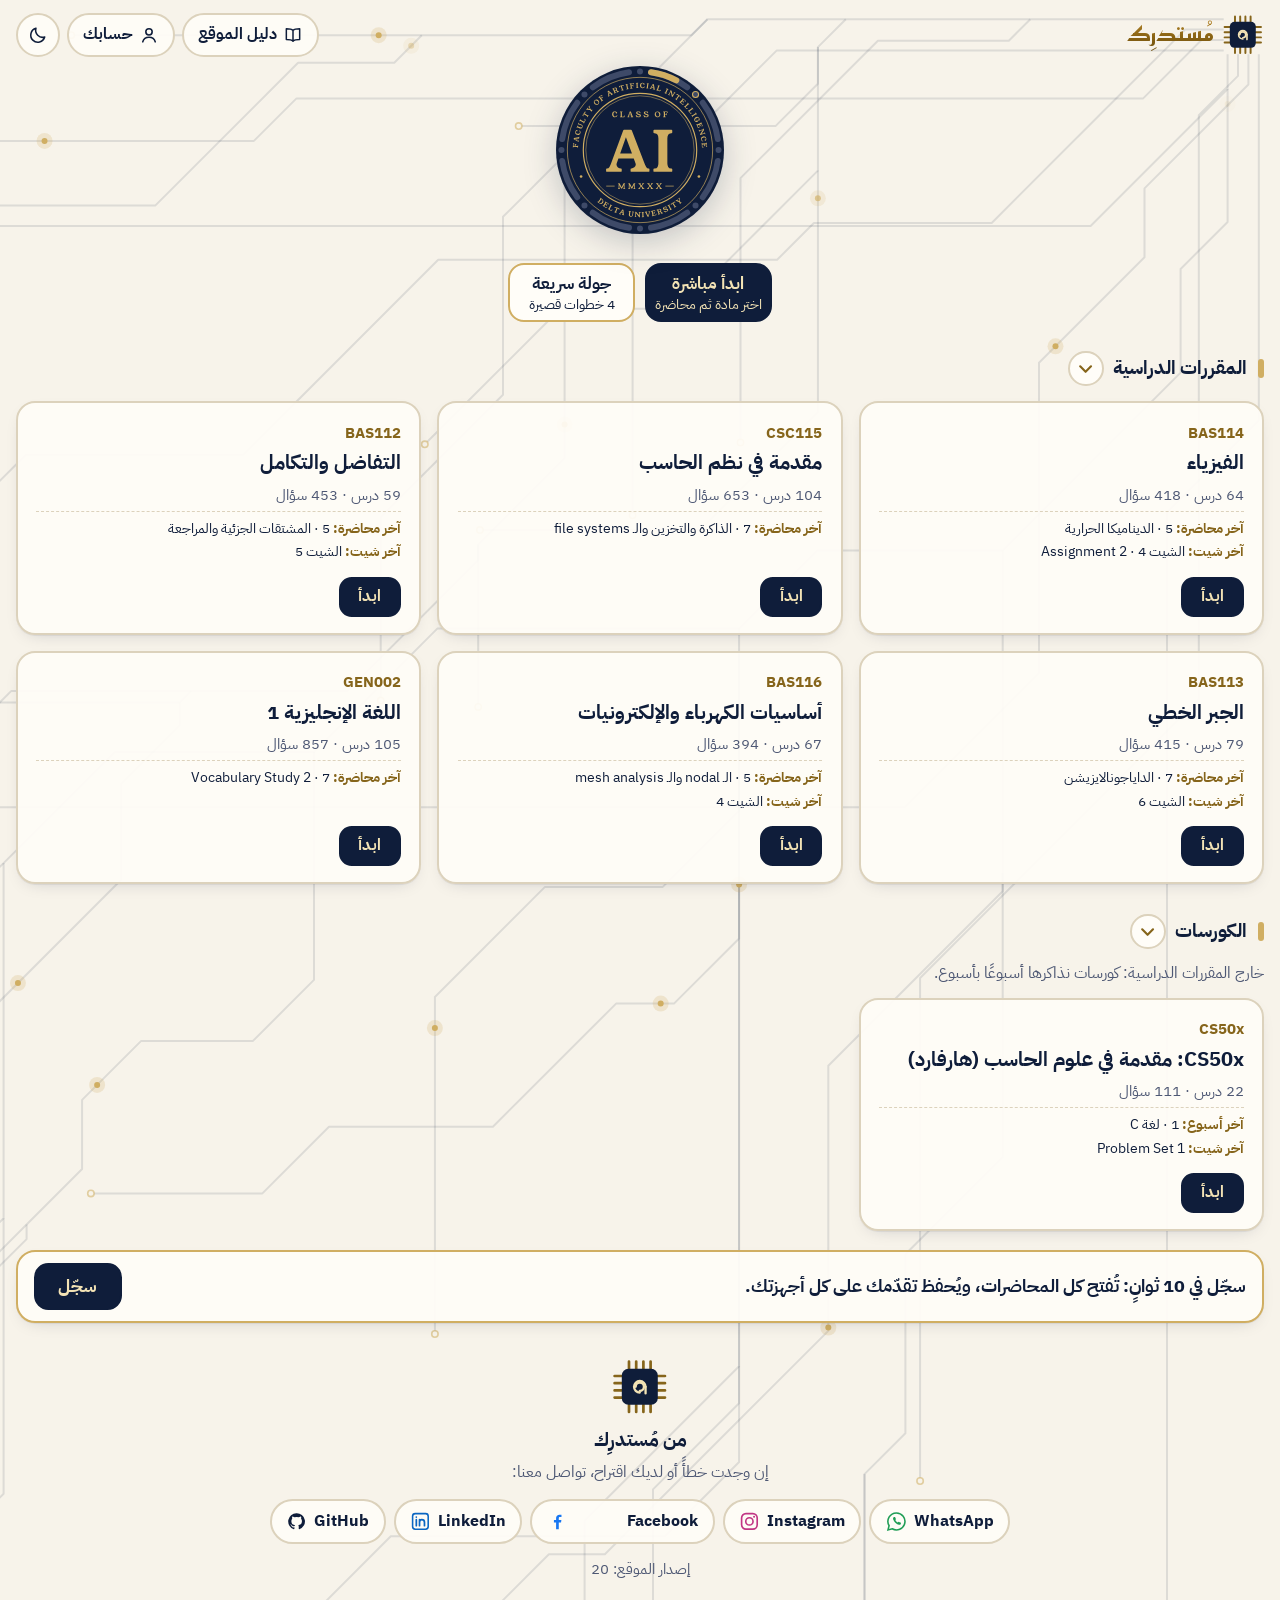
<file: index.html>
<!doctype html>
<html lang="ar" dir="rtl">
<head>
<meta charset="utf-8">
<meta name="viewport" content="width=device-width, initial-scale=1, viewport-fit=cover">
<title>مُستدرِك · Class of AI</title>
<meta name="description" content="مُستدرِك: شرح كل المواد، وحلول كل الأسئلة. دفعة 2030، كلية الذكاء الاصطناعي، جامعة الدلتا.">
<meta property="og:type" content="website">
<meta property="og:site_name" content="مُستدرِك">
<meta property="og:locale" content="ar_EG">
<meta property="og:url" content="https://nooh-ibrahim.github.io/mustadrik-study/">
<meta property="og:title" content="مُستدرِك · Class of AI">
<meta property="og:description" content="شرح كل المواد، وحلول كل الأسئلة. دفعة 2030، كلية الذكاء الاصطناعي، جامعة الدلتا.">
<meta property="og:image" content="https://nooh-ibrahim.github.io/mustadrik-study/icons/og.png">
<meta property="og:image:type" content="image/png">
<meta property="og:image:width" content="1200">
<meta property="og:image:height" content="630">
<meta property="og:image:alt" content="ختم Class of AI وشعار مُستدرِك">
<meta name="twitter:card" content="summary_large_image">
<meta name="hub-version" content="14">
<link rel="manifest" href="manifest.webmanifest">
<link rel="icon" type="image/png" sizes="192x192" href="icons/icon-192.png">
<link rel="apple-touch-icon" sizes="180x180" href="icons/icon-180.png">
<meta name="apple-mobile-web-app-capable" content="yes">
<meta name="mobile-web-app-capable" content="yes">
<meta name="apple-mobile-web-app-title" content="مُستدرِك">
<meta name="apple-mobile-web-app-status-bar-style" content="default">
<meta name="theme-color" content="#F7F3EA">
<!-- أول مرة: الوضع الفاتح، مهما كان الجهاز غامق. الغامق بس لو الطالب اختاره بنفسه (hub-theme) -->
<script>try{var t=localStorage.getItem("hub-theme")}catch(e){}document.documentElement.setAttribute("data-theme",t==="dark"?"dark":"light");
</script>
<link rel="stylesheet" href="site.css">
</head>
<body class="home">
<div class="wrap">
<nav class="top topnav" aria-label="الموقع">
  <a class="brand" href="./"><svg class="chip" viewBox="0 0 96 96" aria-hidden="true"><g class="pins" stroke-width="4.5" stroke-linecap="round"><path d="M30 6v12M42 6v12M54 6v12M66 6v12M30 78v12M42 78v12M54 78v12M66 78v12M6 30h12M6 42h12M6 54h12M6 66h12M78 30h12M78 42h12M78 54h12M78 66h12"/></g><rect class="die" x="18" y="18" width="60" height="60" rx="11"/><g class="meem" transform="translate(26 26) scale(1.375)" fill="none" stroke-width="2.8" stroke-linecap="round" stroke-linejoin="round"><path d="M23 16a7 7 0 1 0-7 7"/><path d="M16 21a5 5 0 1 0-5-5"/><path d="M23 16v8"/></g></svg><span>مُستدرِك</span></a>
  <a class="nbtn" href="guide.html" aria-label="دليل الموقع"><svg viewBox="0 0 24 24" aria-hidden="true"><path d="M12 6.5C10.5 5 8.3 4.5 4 4.5v13c4.3 0 6.5.5 8 2 1.5-1.5 3.7-2 8-2v-13c-4.3 0-6.5.5-8 2Zm0 0v13" fill="none" stroke="currentColor" stroke-width="1.8" stroke-linejoin="round"/></svg><span>دليل الموقع</span></a>
  <a class="nbtn" href="account.html" id="nav-me"><svg viewBox="0 0 24 24" aria-hidden="true"><circle cx="12" cy="8.2" r="3.8" fill="none" stroke="currentColor" stroke-width="1.9"/><path d="M4.5 20.2c.9-3.6 3.9-5.6 7.5-5.6s6.6 2 7.5 5.6" fill="none" stroke="currentColor" stroke-width="1.9" stroke-linecap="round"/></svg><span>حسابك</span></a>
  <button type="button" class="nbtn ic" id="theme" aria-label="الوضع الغامق"></button>
</nav>

<header class="hero seal-top">
  <h1 class="vh">مُستدرِك: شرح كل مواد الفصل الدراسي لدفعة 2030، كلية الذكاء الاصطناعي، جامعة الدلتا</h1>
  <img class="seal-hero" src="icons/seal.svg" width="200" height="200" alt="ختم Class of AI: دفعة 2030، كلية الذكاء الاصطناعي، جامعة الدلتا">
</header>

<main>
<!-- «أهلاً» و«أكمل» وأول مرة. («روابط أخرى» و«جديد في المواد» اتشالوا 2026-11-28، بنود 27 و 29: الروابط فوق، والجديد في كارت كل مادة) -->
<div class="dash">
<div class="dside">
<p class="hello" id="hello" hidden><span>أهلًا بك يا</span> <b id="hello-name"></b></p>
<a class="card resume" id="resume" href="./" hidden></a>

<div class="first" id="first" hidden>
  <div class="fb" id="first-b">
    <button type="button" class="a" id="f-start">ابدأ مباشرة<small>اختر مادة ثم محاضرة</small></button>
    <button type="button" class="b" id="f-tour">جولة سريعة<small>4 خطوات قصيرة</small></button>
  </div>
  <div class="card tour" id="tour" hidden aria-live="polite"></div>
</div>

</div>
</div>

<section class="card who" id="who" aria-labelledby="who-h" hidden>
  <h2 id="who-h">سجّل في 10 ثوانٍ</h2>
  <p id="who-why"></p>
  <form id="who-form" novalidate>
    <label>الاسم (ثنائي أو ثلاثي)<input id="who-name" type="text" autocomplete="name" required></label>
    <label>رقم الواتساب<input id="who-phone" type="tel" inputmode="numeric" autocomplete="tel" dir="ltr" placeholder="01xxxxxxxxx" required></label>
    <p class="err" id="who-err" hidden></p>
    <div class="row"><button type="submit" class="btn">سجّل</button><button type="button" class="btn quiet" id="who-later">ليس الآن</button></div>
  </form>
  <p class="join-q" id="join-q"><button type="button" class="linkbtn" id="join-open">لديّ حساب على جهاز آخر</button></p>
  <div id="join" class="join" hidden><form id="join-form" novalidate>
    <p>على الجهاز المسجَّل عليه: افتح صفحة <b>«حسابك»</b>، واضغط <b>«اربط جهازًا آخر»</b>، واكتب الكود الذي سيظهر هناك:</p>
    <label>كود الربط (6 أرقام)<input id="join-code" type="text" inputmode="numeric" autocomplete="one-time-code" dir="ltr" maxlength="9" placeholder="123 456"></label>
    <p class="err" id="join-err" hidden></p>
    <div class="row"><button type="submit" class="btn">اربط هذا الجهاز</button></div>
  </form></div>
  <details class="whyd"><summary>لماذا الاسم والرقم؟</summary><p class="fine"><b>الاسم</b> لنرحّب بك، ويُكتب على نسخة المواد التي تفتحها.<br><b>والرقم</b> لتصلك التحديثات، ولنتأكد أنك معنا في المجموعة.</p></details>
</section>
<p class="fine okm hmsg" id="home-msg" aria-live="polite"></p>

<h2 class="sec sec-c fold-h" id="courses-h" tabindex="-1"><button type="button" class="fold" id="courses-f" aria-expanded="true" aria-controls="courses"><span id="courses-t">المقررات الدراسية</span><svg class="chev" viewBox="0 0 24 24" aria-hidden="true"><path d="M6 9.5l6 6 6-6" fill="none" stroke="currentColor" stroke-width="2.4" stroke-linecap="round" stroke-linejoin="round"/></svg></button></h2>
<div class="courses" id="courses"></div>
<div id="lecpick" hidden></div>
<div id="gcourses"></div>
<h2 class="sec fold-h" id="tracks-h" hidden><button type="button" class="fold" id="tracks-f" aria-expanded="true" aria-controls="tracks"><span>الكورسات</span><svg class="chev" viewBox="0 0 24 24" aria-hidden="true"><path d="M6 9.5l6 6 6-6" fill="none" stroke="currentColor" stroke-width="2.4" stroke-linecap="round" stroke-linejoin="round"/></svg></button></h2>
<p class="secsub" id="tracks-p" hidden>خارج المقررات الدراسية: كورسات نذاكرها أسبوعًا بأسبوع.</p>
<div class="courses" id="tracks" hidden></div>
<h2 class="sec fold-h" id="eng-h" hidden><button type="button" class="fold" id="eng-f" aria-expanded="false" aria-controls="eng"><span>مقررات كلية الهندسة</span><svg class="chev" viewBox="0 0 24 24" aria-hidden="true"><path d="M6 9.5l6 6 6-6" fill="none" stroke="currentColor" stroke-width="2.4" stroke-linecap="round" stroke-linejoin="round"/></svg></button></h2>
<p class="secsub" id="eng-p" hidden>مقررات من كلية الهندسة، متاحة لكل من يريدها.</p>
<div class="courses" id="eng" hidden></div>

<section class="card reg" id="reg" hidden>
  <p>سجّل في 10 ثوانٍ: تُفتح كل المحاضرات، ويُحفظ تقدّمك على كل أجهزتك.</p>
  <button type="button" class="btn" id="reg-go">سجّل</button>
</section>

<p class="offline" id="offline">✓ حُفظ الموقع على جهازك، ويفتح دون إنترنت. وكل مادة تُحفظ عند أول فتح لها.</p>
</main>

<footer class="credit" aria-labelledby="cr-h">
  <svg class="chip chip-f" viewBox="0 0 96 96" role="img" aria-label="شعار مُستدرِك: ميم داخل شريحة"><g class="pins" stroke-width="4.5" stroke-linecap="round"><path d="M30 6v12M42 6v12M54 6v12M66 6v12M30 78v12M42 78v12M54 78v12M66 78v12M6 30h12M6 42h12M6 54h12M6 66h12M78 30h12M78 42h12M78 54h12M78 66h12"/></g><rect class="die" x="18" y="18" width="60" height="60" rx="11"/><g class="meem" transform="translate(26 26) scale(1.375)" fill="none" stroke-width="2.8" stroke-linecap="round" stroke-linejoin="round"><path d="M23 16a7 7 0 1 0-7 7"/><path d="M16 21a5 5 0 1 0-5-5"/><path d="M23 16v8"/></g></svg>  <h2 id="cr-h">من مُستدرِك</h2>
  <p>إن وجدت خطأً أو لديك اقتراح، تواصل معنا:</p>
  <div class="socs"><a class="soc wa" href="https://wa.me/201114232172" target="_blank" rel="noopener"><svg viewBox="0 0 24 24" aria-hidden="true"><path d="M12 2.2A9.8 9.8 0 0 0 3.6 17l-1.3 4.8 4.9-1.3A9.8 9.8 0 1 0 12 2.2Z" fill="none" stroke="currentColor" stroke-width="1.8"/><path d="M8.6 7.4c.3-.6.6-.6.9-.6h.6c.2 0 .4.1.5.4l.8 1.9c.1.2 0 .5-.1.7l-.6.7c.6 1.2 1.6 2.2 2.8 2.8l.7-.6c.2-.2.5-.2.7-.1l1.9.8c.3.1.4.3.4.6v.6c0 .4-.1.7-.6.9-1.2.6-3 .3-4.8-1.1a9.7 9.7 0 0 1-3.2-3.9c-.6-1.4-.6-2.4 0-3.1Z" fill="currentColor"/></svg><span>WhatsApp</span></a><a class="soc ig" href="https://www.instagram.com/nooh.m.ibrahim/" target="_blank" rel="noopener"><svg viewBox="0 0 24 24" aria-hidden="true"><rect x="3" y="3" width="18" height="18" rx="5" fill="none" stroke="currentColor" stroke-width="1.9"/><circle cx="12" cy="12" r="4.2" fill="none" stroke="currentColor" stroke-width="1.9"/><circle cx="17.4" cy="6.6" r="1.2" fill="currentColor"/></svg><span>Instagram</span></a><a class="soc fb" href="https://www.facebook.com/profile.php?id=61594278003270" target="_blank" rel="noopener"><svg viewBox="0 0 24 24" aria-hidden="true"><path d="M13.6 21v-7.6h2.6l.4-3h-3V8.5c0-.9.3-1.5 1.5-1.5h1.6V4.3a21 21 0 0 0-2.3-.1c-2.3 0-3.9 1.4-3.9 4v2.2H8v3h2.5V21Z" fill="currentColor"/></svg><span>Facebook</span></a><a class="soc li" href="https://www.linkedin.com/in/nooh-m-ibrahim/" target="_blank" rel="noopener"><svg viewBox="0 0 24 24" aria-hidden="true"><rect x="3" y="3" width="18" height="18" rx="3" fill="none" stroke="currentColor" stroke-width="1.8"/><path d="M7.3 10v7M7.3 7v.01M11 17v-7M11 13c0-1.8 1-3 2.6-3S16.7 11 16.7 13v4" fill="none" stroke="currentColor" stroke-width="2" stroke-linecap="round"/></svg><span>LinkedIn</span></a><a class="soc gh" href="https://github.com/Nooh-Ibrahim" target="_blank" rel="noopener"><svg viewBox="0 0 24 24" aria-hidden="true"><path d="M12 2.5a9.5 9.5 0 0 0-3 18.5c.5.1.7-.2.7-.5v-1.7c-2.6.6-3.2-1.2-3.2-1.2-.4-1.1-1.1-1.4-1.1-1.4-.9-.6.1-.6.1-.6 1 .1 1.5 1 1.5 1 .9 1.5 2.3 1.1 2.9.8.1-.6.3-1.1.6-1.3-2.1-.2-4.3-1-4.3-4.7 0-1 .4-1.9 1-2.6-.1-.2-.4-1.2.1-2.5 0 0 .8-.3 2.6 1a9 9 0 0 1 4.8 0c1.8-1.3 2.6-1 2.6-1 .5 1.3.2 2.3.1 2.5.6.7 1 1.6 1 2.6 0 3.7-2.2 4.5-4.3 4.7.3.3.6.9.6 1.8v2.6c0 .3.2.6.7.5A9.5 9.5 0 0 0 12 2.5Z" fill="currentColor"/></svg><span>GitHub</span></a></div>
  <p class="ver" id="ver">إصدار الموقع: 20</p>
</footer>
</div>

<script src="ui.js"></script>
<script src="fx.js" defer></script>
<script>
// الرسالة بتظهر لما الصفحة الرئيسية تتحفظ (المواد: home.js)
(function check(n) {
  if (!window.caches) return;
  caches.match("./").then(function (r) {
    if (r) document.getElementById("offline").classList.add("on");
    else if (n < 20) setTimeout(function () { check(n + 1); }, 1500);
  });
})(0);
</script>
<script src="stats.js" data-page="home" defer></script>
<script src="acct.js" defer></script>
<script src="me.js" defer></script>
<script src="home.js" defer></script>
<script src="gcode.js" defer></script>
<script src="pdf.js" defer></script>
</body>
</html>
</file>
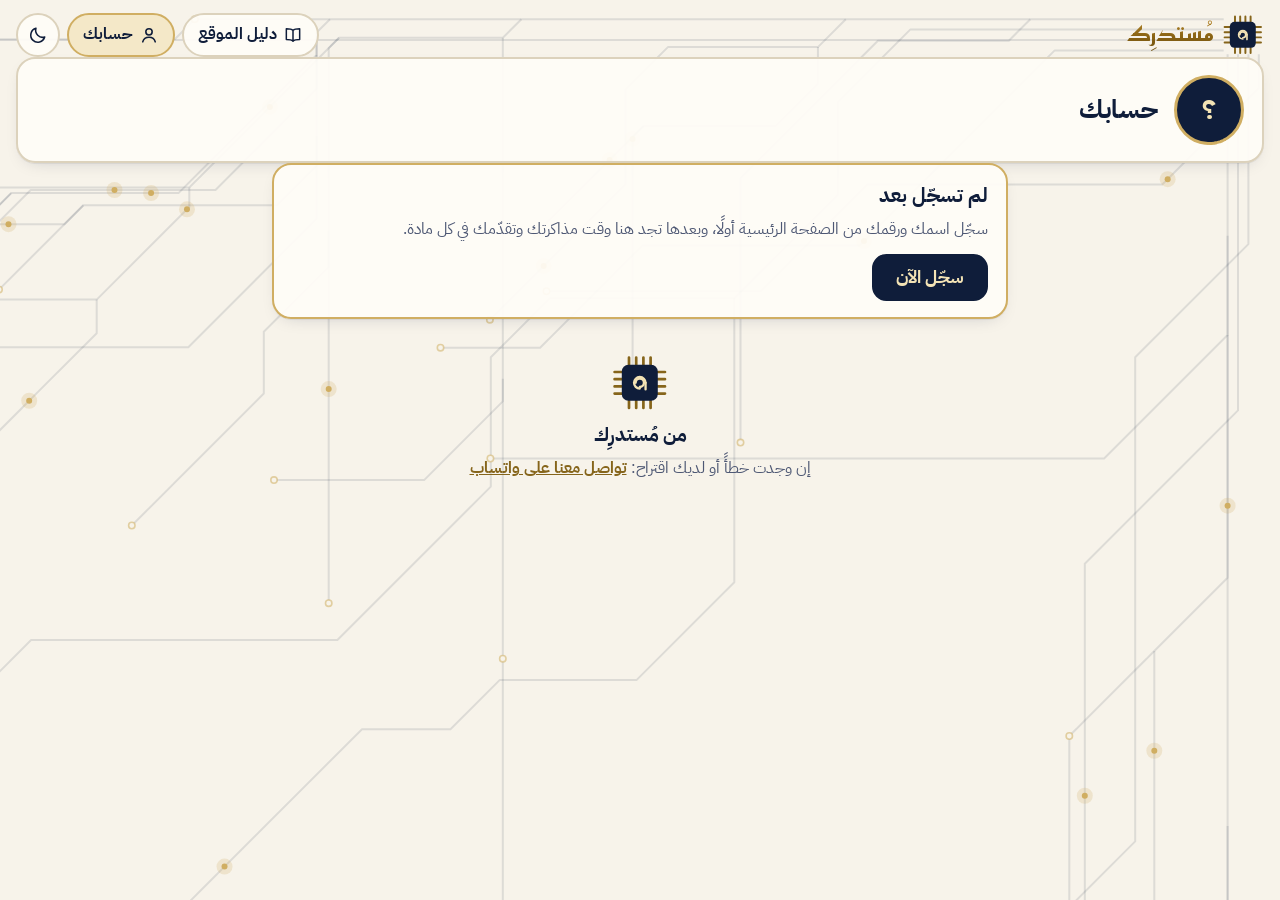
<file: account.html>
<!doctype html>
<html lang="ar" dir="rtl">
<head>
<meta charset="utf-8">
<meta name="viewport" content="width=device-width, initial-scale=1, viewport-fit=cover">
<title>حسابك · مُستدرِك</title>
<meta name="description" content="اسمك ورقمك، ووقت مذاكرتك، وتقدّمك في كل مادة.">
<link rel="manifest" href="manifest.webmanifest">
<link rel="icon" type="image/png" sizes="192x192" href="icons/icon-192.png">
<link rel="apple-touch-icon" sizes="180x180" href="icons/icon-180.png">
<meta name="apple-mobile-web-app-capable" content="yes">
<meta name="mobile-web-app-capable" content="yes">
<meta name="apple-mobile-web-app-title" content="مُستدرِك">
<meta name="theme-color" content="#F7F3EA" media="(prefers-color-scheme: light)">
<meta name="theme-color" content="#0B1530" media="(prefers-color-scheme: dark)">
<script>try{var t=localStorage.getItem("hub-theme")}catch(e){}document.documentElement.setAttribute("data-theme",t==="dark"?"dark":"light");</script>
<link rel="stylesheet" href="site.css">
</head>
<body>
<div class="wrap">
<nav class="top topnav" aria-label="الموقع">
  <a class="brand" href="./"><svg class="chip" viewBox="0 0 96 96" aria-hidden="true"><g class="pins" stroke-width="4.5" stroke-linecap="round"><path d="M30 6v12M42 6v12M54 6v12M66 6v12M30 78v12M42 78v12M54 78v12M66 78v12M6 30h12M6 42h12M6 54h12M6 66h12M78 30h12M78 42h12M78 54h12M78 66h12"/></g><rect class="die" x="18" y="18" width="60" height="60" rx="11"/><g class="meem" transform="translate(26 26) scale(1.375)" fill="none" stroke-width="2.8" stroke-linecap="round" stroke-linejoin="round"><path d="M23 16a7 7 0 1 0-7 7"/><path d="M16 21a5 5 0 1 0-5-5"/><path d="M23 16v8"/></g></svg><span>مُستدرِك</span></a>
  <a class="nbtn" href="guide.html" aria-label="دليل الموقع"><svg viewBox="0 0 24 24" aria-hidden="true"><path d="M12 6.5C10.5 5 8.3 4.5 4 4.5v13c4.3 0 6.5.5 8 2 1.5-1.5 3.7-2 8-2v-13c-4.3 0-6.5.5-8 2Zm0 0v13" fill="none" stroke="currentColor" stroke-width="1.8" stroke-linejoin="round"/></svg><span>دليل الموقع</span></a>
  <a class="nbtn" href="account.html" aria-current="page" id="nav-me"><svg viewBox="0 0 24 24" aria-hidden="true"><circle cx="12" cy="8.2" r="3.8" fill="none" stroke="currentColor" stroke-width="1.9"/><path d="M4.5 20.2c.9-3.6 3.9-5.6 7.5-5.6s6.6 2 7.5 5.6" fill="none" stroke="currentColor" stroke-width="1.9" stroke-linecap="round"/></svg><span>حسابك</span></a>
  <button type="button" class="nbtn ic" id="theme" aria-label="الوضع الغامق"></button>
</nav>
<main>
<section class="card prof" aria-labelledby="p-name">
  <div class="avatar" id="p-av" aria-hidden="true"></div>
  <div class="pinfo">
    <h1 id="p-name">حسابك</h1>
    <p class="ph" id="p-phone"></p>
    <p class="since" id="p-since"></p>
  </div>
  <div class="acts"><a class="btn quiet" href="./?edit=1" id="p-edit" style="display:inline-flex;align-items:center;text-decoration:none">عدّل الاسم أو الرقم</a></div>
</section>
<p class="srvmsg" id="srv" aria-live="polite"></p>

<section class="card who" id="p-gate" hidden>
  <h2>لم تسجّل بعد</h2>
  <p>سجّل اسمك ورقمك من الصفحة الرئيسية أولًا، وبعدها تجد هنا وقت مذاكرتك وتقدّمك في كل مادة.</p>
  <div class="row" style="margin-top:.7rem"><a class="btn" href="./#who" style="display:inline-flex;align-items:center;text-decoration:none">سجّل الآن</a></div>
</section>

<div class="agrid" id="p-body">
<div class="amain">
  <h2 class="sec">تقدّمك في الأسئلة</h2>
  <div class="atiles" id="p-tiles"></div>
  <div class="clist" id="p-courses" style="margin-top:.8rem"></div>
  
  <section class="mytime" id="mytime" aria-labelledby="t-h" hidden>
    <div class="th"><h2 class="sec" id="t-h">وقت مذاكرتك</h2><span class="seg"><button type="button" data-range="7" aria-pressed="true">أسبوع</button><button type="button" data-range="30" aria-pressed="false">شهر</button></span></div>
    <div class="tk"><div class="card"><b id="t-today"></b><span>اليوم</span></div><div class="card"><b id="t-range"></b><span id="t-range-l"></span></div><div class="card"><b id="t-all"></b><span>منذ البداية</span></div></div>
    <div class="tgrid">
      <div class="card"><h3>كل يوم</h3><div class="tchart" id="t-chart"></div></div>
      <div class="card"><h3>كل مادة</h3><div id="t-per"></div></div>
    </div>
  </section>
  <p class="empty" id="t-none" hidden>لم يُسجَّل وقت مذاكرة بعد. افتح أي مادة وذاكر، وسيظهر الوقت هنا.</p>

  <section id="w-sec" hidden>
    <h2 class="sec">أسئلة أخطأت فيها</h2>
    <p class="lead">آخر الأسئلة التي أخطأت فيها ولو مرة. وما كُتب عليه «صحّحتها» كانت آخر إجابة لك فيه صحيحة.</p>
    <ul class="wlist" id="w-list"></ul>
  </section>
</div>
<aside class="aside2">
  <section id="s-sec" hidden>
    <h2 class="sec">آخر جلسات المذاكرة</h2>
    <div class="sess" id="s-list"></div>
  </section>
  <section class="card acc" id="acc" aria-labelledby="acc-h">
    <h2 id="acc-h">حسابك على أكثر من جهاز</h2>
    <p class="acc-st" id="acc-st"></p>
    <p>تذاكر على الهاتف والكمبيوتر؟ اربط الجهاز الآخر مرة واحدة، وبعدها تصل كل إجابة أو علامة «مهم» أو خطأ من جهاز إلى الآخر تلقائيًا.</p>
    <div class="row"><button type="button" class="btn" id="acc-link">اربط جهازًا آخر</button><button type="button" class="btn quiet" id="acc-sync">زامن الآن</button></div>
    <div class="acc-code" id="acc-code" hidden></div>
    <p class="fine" id="acc-msg" aria-live="polite"></p>
    <details class="bk"><summary>نسخة احتياطية دون إنترنت (كود واحد لكل المواد)</summary>
      <p>إن لم يتوفر الإنترنت، أو أردت نقل تقدّمك بنفسك: صدّر كودًا واحدًا فيه كل المواد، والصقه في الجهاز الآخر.</p>
      <div class="row"><button type="button" class="btn" id="bk-out">صدّر تقدّمي في كل المواد</button><button type="button" class="btn quiet" id="bk-in">الصق كودًا</button></div>
      <div id="bk-box"></div>
    </details>
  </section>
  <!-- كود المادة الخاصة: اتنقل هنا من الصفحة الرئيسية (طلب نوح 2026-11-28، بند 31). الشغل في gcode.js -->
  <section class="card gcard" aria-labelledby="g-h">
    <h2 id="g-h">لديك كود مادة؟</h2>
    <p>إن أرسل لك أحد كودًا لمادة خاصة، اكتبه هنا، وستظهر المادة في الصفحة الرئيسية.</p>
    <div class="gcode">
      <form id="g-box" class="row" novalidate><label>الكود<input id="g-code" type="text" dir="ltr" autocomplete="off" autocapitalize="characters" spellcheck="false" maxlength="24" placeholder="ABC-12345"></label><button type="submit" class="btn">افتح</button></form>
      <p class="fine" id="g-msg" aria-live="polite"></p>
    </div>
  </section>
  <section>
    <h2 class="sec">أجهزتك</h2>
    <ul class="devs" id="d-list"></ul>
    <p class="try">تذاكر على أكثر من جهاز؟ <a class="inl" href="#acc">اربط الجهاز الآخر</a> ليُجمع تقدّمك ووقتك هنا.</p>
  </section>
</aside>
</div>
</main>
<footer class="credit">
  <svg class="chip chip-f" viewBox="0 0 96 96" aria-hidden="true"><g class="pins" stroke-width="4.5" stroke-linecap="round"><path d="M30 6v12M42 6v12M54 6v12M66 6v12M30 78v12M42 78v12M54 78v12M66 78v12M6 30h12M6 42h12M6 54h12M6 66h12M78 30h12M78 42h12M78 54h12M78 66h12"/></g><rect class="die" x="18" y="18" width="60" height="60" rx="11"/><g class="meem" transform="translate(26 26) scale(1.375)" fill="none" stroke-width="2.8" stroke-linecap="round" stroke-linejoin="round"><path d="M23 16a7 7 0 1 0-7 7"/><path d="M16 21a5 5 0 1 0-5-5"/><path d="M23 16v8"/></g></svg>
  <h2>من مُستدرِك</h2>
  <p>إن وجدت خطأً أو لديك اقتراح: <a class="inl" href="https://wa.me/201114232172" target="_blank" rel="noopener">تواصل معنا على واتساب</a></p>
</footer>
</div>
<script src="ui.js"></script>
<script src="fx.js" defer></script>
<script src="stats.js" data-page="account" defer></script>
<script src="acct.js" defer></script>
<script src="mytime.js" defer></script>
<script src="account.js" defer></script>
<script src="link.js" defer></script>
<script src="gcode.js" defer></script>
</body>
</html>
</file>
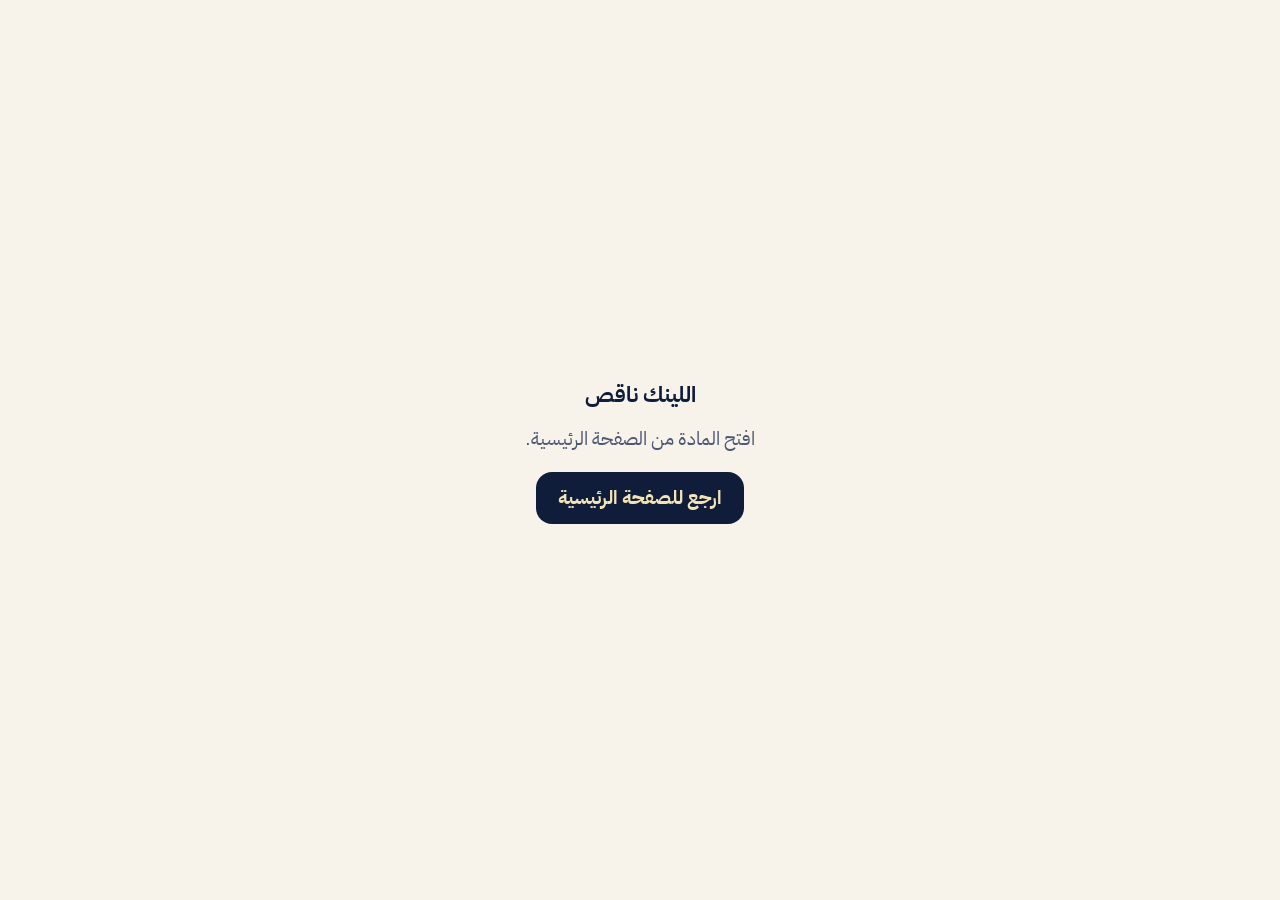
<file: c.html>
<!doctype html>
<html lang="ar" dir="rtl">
<head>
<meta charset="utf-8">
<meta name="viewport" content="width=device-width, initial-scale=1, viewport-fit=cover">
<meta name="robots" content="noindex">
<title>بيفتح المادة…</title>
<link rel="manifest" href="manifest.webmanifest">
<link rel="apple-touch-icon" href="icons/icon-180.png">
<style>
@font-face{font-family:"IBM Plex Sans Arabic";src:url(fonts/plex-ar-400.woff2) format("woff2");font-weight:400}
@font-face{font-family:"IBM Plex Sans Arabic";src:url(fonts/plex-ar-700.woff2) format("woff2");font-weight:700}
:root{--bg:#F7F3EA;--ink:#0F1D3A;--muted:#4E5874;--gold:#D0AE62;--btn:#0F1D3A;--on:#F3E3B5}
@media (prefers-color-scheme:dark){:root{--bg:#0B1530;--ink:#EFE7D3;--muted:#B5BCCF;--btn:#D0AE62;--on:#0B1530}}
html[data-theme=light]{--bg:#F7F3EA;--ink:#0F1D3A;--muted:#4E5874;--btn:#0F1D3A;--on:#F3E3B5}
html[data-theme=dark]{--bg:#0B1530;--ink:#EFE7D3;--muted:#B5BCCF;--btn:#D0AE62;--on:#0B1530}
body{margin:0;min-height:100vh;display:grid;place-items:center;background:var(--bg);color:var(--ink);font:19px/1.8 "IBM Plex Sans Arabic",Tahoma,sans-serif;text-align:center;padding:16px;box-sizing:border-box}
.sp{width:46px;height:46px;margin:0 auto 1rem;border-radius:50%;border:5px solid var(--gold);border-top-color:transparent;animation:r 1s linear infinite}
@keyframes r{to{transform:rotate(360deg)}}
h1{font-size:1.35rem;margin:0}
p{color:var(--muted);margin:.4rem 0 0;white-space:pre-line;font-variant-numeric:tabular-nums}
a{display:inline-block;margin-top:1rem;padding:.55rem 1.4rem;border-radius:1rem;background:var(--btn);color:var(--on);font-weight:700;text-decoration:none}
</style>
<script>try{var t=localStorage.getItem("hub-theme")}catch(e){}document.documentElement.setAttribute("data-theme",t==="dark"?"dark":"light");</script>
<script src="acct.js"></script>
</head>
<body>
<div id="m"><div class="sp" aria-hidden="true"></div><h1 id="h">بيفتح المادة…</h1><p id="p"></p></div>
<script>
// بيفتح ملف المادة بالتصريح (الملفات مش على GitHub، على السيرفر ومقفولة).
// - من غير اسم ورقم (فابل 2): بيفتح نسخة «من غير حساب» (/trial/: أول وآخر محاضرة بس، من غير تصريح).
//   لو المادة مالهاش نسخة (خاصة، أو لسه ماترفعتش): يرجع للصفحة الرئيسية يسجّل، وبعدها يرجع هنا (mst-next).
// - الملف بيتحفظ على الجهاز (mustadrak-study-content)، وبيتجاب تاني بس لو اتغيّر (ETag)، فبيفتح من غير نت.
// - المادة بتتكتب في نفس الصفحة (document.write)، فبتفضل على نفس الموقع ونفس التقدّم (localStorage).
(function () {
  "use strict";
  var EP = "https://mustadrak-stats.mustadrak.workers.dev";
  function get(k) { try { return localStorage.getItem(k); } catch (e) { return null; } }
  if (location.hostname === "localhost" && get("mst-ep")) EP = get("mst-ep");
  var s = (/[?&]s=([A-Za-z0-9]+_[A-Za-z0-9_]+)/.exec(location.search) || [])[1];
  var H = document.getElementById("h"), P = document.getElementById("p");
  function msg(h, p, back) { document.querySelector(".sp").remove(); H.textContent = h; P.textContent = p || ""; if (back !== false) { var a = document.createElement("a"); a.href = "./"; a.textContent = "ارجع للصفحة الرئيسية"; document.getElementById("m").appendChild(a); } }
  if (!s) return msg("اللينك ناقص", "افتح المادة من الصفحة الرئيسية.");
  var T = !get("mst-name"); // نسخة «من غير حساب»
  function toReg() { try { sessionStorage.setItem("mst-next", "c.html?s=" + s + (/^#[A-Za-z0-9_=&%.-]*$/.test(location.hash) ? location.hash : "")); } catch (e) {} location.replace("./#who"); }
  var url = EP + (T ? "/trial/" : "/file/") + s + ".html", old = new URL("courses/" + s + ".html", location.href).href, cache = null, cached = null;
  var old2 = location.origin + "/mustadrak-study/courses/" + s + ".html"; // من قبل ما اللينك يتغيّر (الإصدار 6)
  function show(html) { document.open(); document.write(html); document.close(); }
  function timeout(ms) { return new Promise(function (ok) { setTimeout(function () { ok("slow"); }, ms); }); }
  function load(tok) {
    var h = T ? {} : { "X-Tok": tok }; if (cached && cached.url !== old && cached.url !== old2 && cached.headers.get("ETag")) h["If-None-Match"] = cached.headers.get("ETag");
    return fetch(url, { headers: h, cache: "no-store" });
  }
  function fromCache() { return cached.text().then(show); }
  // حجم المادة من لستة الصفحة الرئيسية (mst-subjects)، عشان العدّاد يقول «نزل كام من كام»
  function size() { try { var l = JSON.parse(get("mst-subjects")) || []; for (var i = 0; i < l.length; i++) if (l[i].base === s) return +l[i].html_size || 0; } catch (e) {} return 0; }
  // بيقرا الملف حتة حتة ويكتب اللي نزل. لو السيرفر بطيء (بعد 20 ثانية ولسه أقل من النص): بيقول كده، وبيكمّل
  function readText(res) {
    if (!res.body || !window.TextDecoder) return res.text();
    var rd = res.body.getReader(), dec = new TextDecoder(), out = [], n = 0, all = size(), t0 = Date.now();
    var mb = function (b) { return (b / 1048576).toFixed(1); };
    function step() {
      return rd.read().then(function (x) {
        if (x.done) { out.push(dec.decode()); return out.join(""); }
        n += x.value.length; out.push(dec.decode(x.value, { stream: true }));
        var t = all ? "نزل " + mb(n) + " من " + mb(all) + " ميجا (" + Math.min(99, Math.floor(n * 100 / all)) + "%)" : "نزل " + mb(n) + " ميجا";
        if (Date.now() - t0 > 20000 && (!all || n < all / 2)) t += "\nالسيرفر بطيء دلوقتي، والمادة لسه بتنزل. سيب الصفحة مفتوحة، أو جرّب كمان شوية.";
        P.textContent = t;
        return step();
      });
    }
    return step();
  }
  function offline() { if (cached) return fromCache(); msg("المادة دي لسه ماتحفظتش على جهازك", "افتحها مرة وإنت متوصل بالنت، وبعد كده هتفتح من غير نت."); }
  (window.caches ? caches.open("mustadrak-study-content").then(function (c) { cache = c; return c.match(url).then(function (r) { return r || T ? r : c.match(old, { ignoreSearch: true }); }).then(function (r) { return r || T ? r : c.match(old2, { ignoreSearch: true }); }); }) : Promise.resolve(null)).then(function (r) {
    cached = r || null;
    if (navigator.onLine === false) return offline();
    var go = T ? load() : window.MSTA.ensure().then(function (tok) {
      return load(tok).then(function (res) {
        if (res.status !== 401) return res;
        try { localStorage.removeItem("mst-tok"); } catch (e) {}
        return window.MSTA.ensure().then(load);
      });
    });
    // لو فيه نسخة محفوظة والنت بطيء (أكتر من 6 ثواني): افتح المحفوظ
    return Promise.race([go, cached ? timeout(6000) : new Promise(function () {})]).then(function (res) {
      if (res === "slow") { go.then(function (r2) { if (r2 && r2.ok && cache) cache.put(url, r2); }).catch(function () {}); return fromCache(); } // النسخة الجديدة للمرة الجاية
      if (res.status === 304 && cached) return fromCache();
      if (res.ok) {
        var put = cache ? cache.put(url, res.clone()).then(function () { return cache.delete(old).then(function () { return cache.delete(old2); }); }).catch(function () {}) : Promise.resolve();
        var txt = readText(res);
        // السيرفر رد بس الملف بينزل ببطء، وفيه نسخة محفوظة: افتح المحفوظ بعد 8 ثواني، والجديد يكمّل للمرة الجاية
        if (cached) return Promise.race([txt, timeout(8000)]).then(function (t) { return t === "slow" ? fromCache() : put.then(function () { show(t); }); });
        return Promise.all([put, txt]).then(function (r) { show(r[1]); });
      }
      if (T && (res.status === 403 || res.status === 404)) return toReg(); // مالهاش نسخة من غير حساب: سجّل الأول
      if (res.status === 403) return res.json().then(function (j) {
        if (j.err === "blocked") msg("الوصول للملفات اتقفل لرقمك", "لو ده غلط، كلّم نوح.");
        else msg("المادة دي مقفولة دلوقتي", "هتفتح قريب إن شاء الله.");
      });
      if (cached) return fromCache();
      msg("الملف مش موجود دلوقتي", "جرّب كمان شوية، ولو فضل كده كلّم نوح.");
    });
  }).catch(function (e) {
    if (e && e.message === "blocked") return msg("الوصول للملفات اتقفل لرقمك", "لو ده غلط، كلّم نوح.");
    if (e && e.message === "noname") { toReg(); return; }
    offline();
  });
})();
</script>
</body>
</html>
</file>
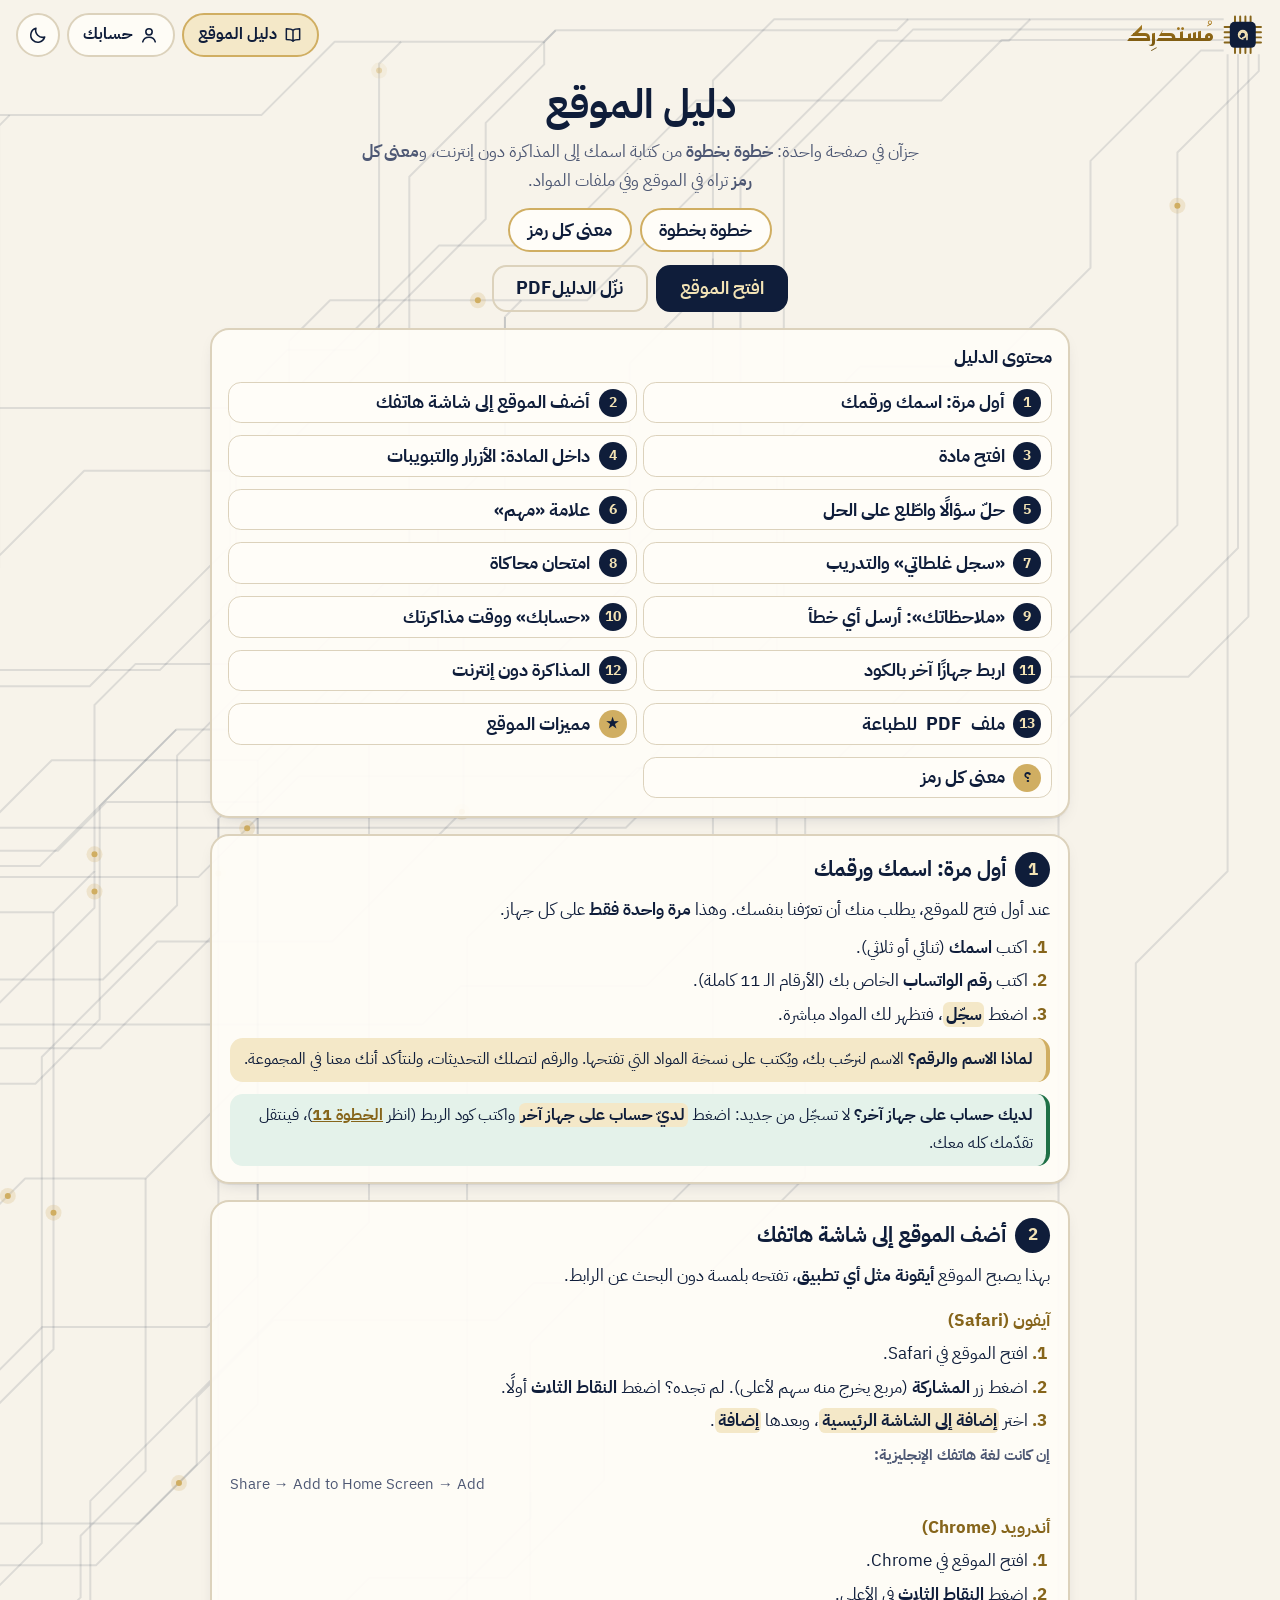
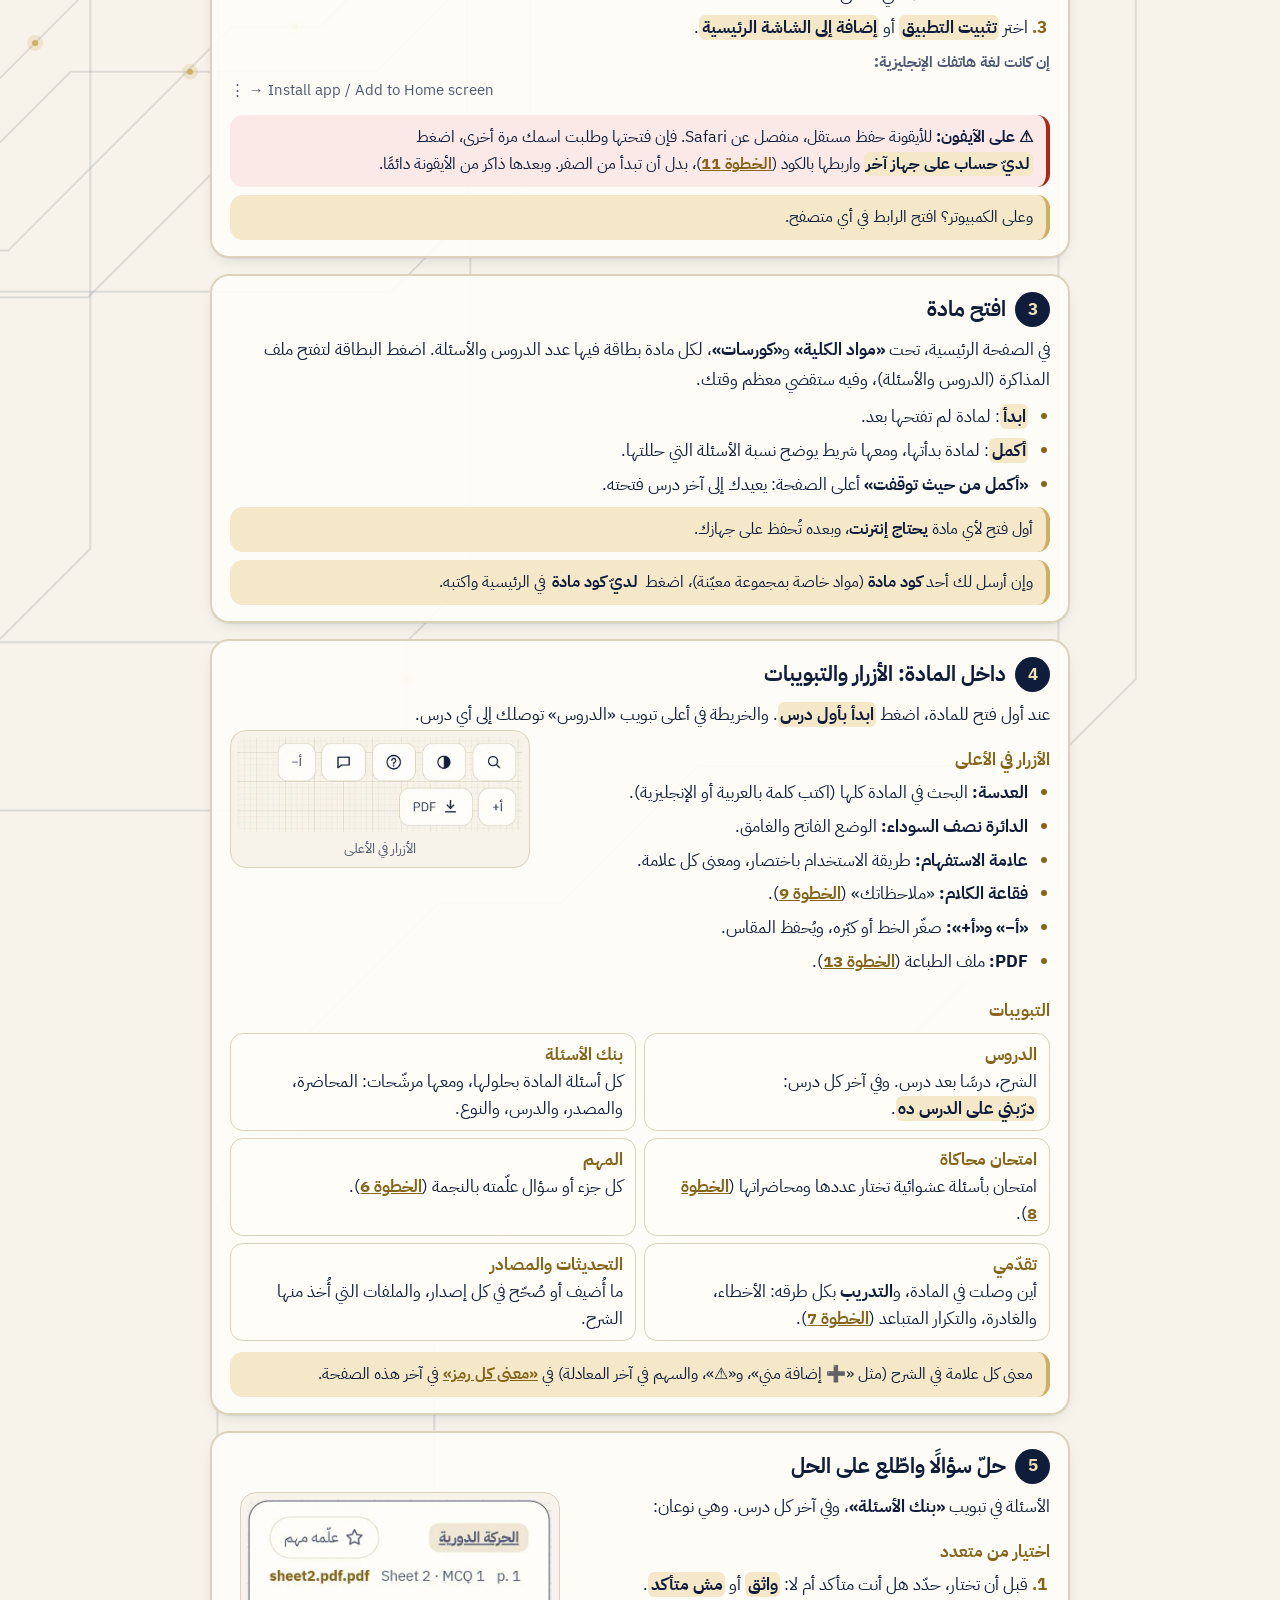
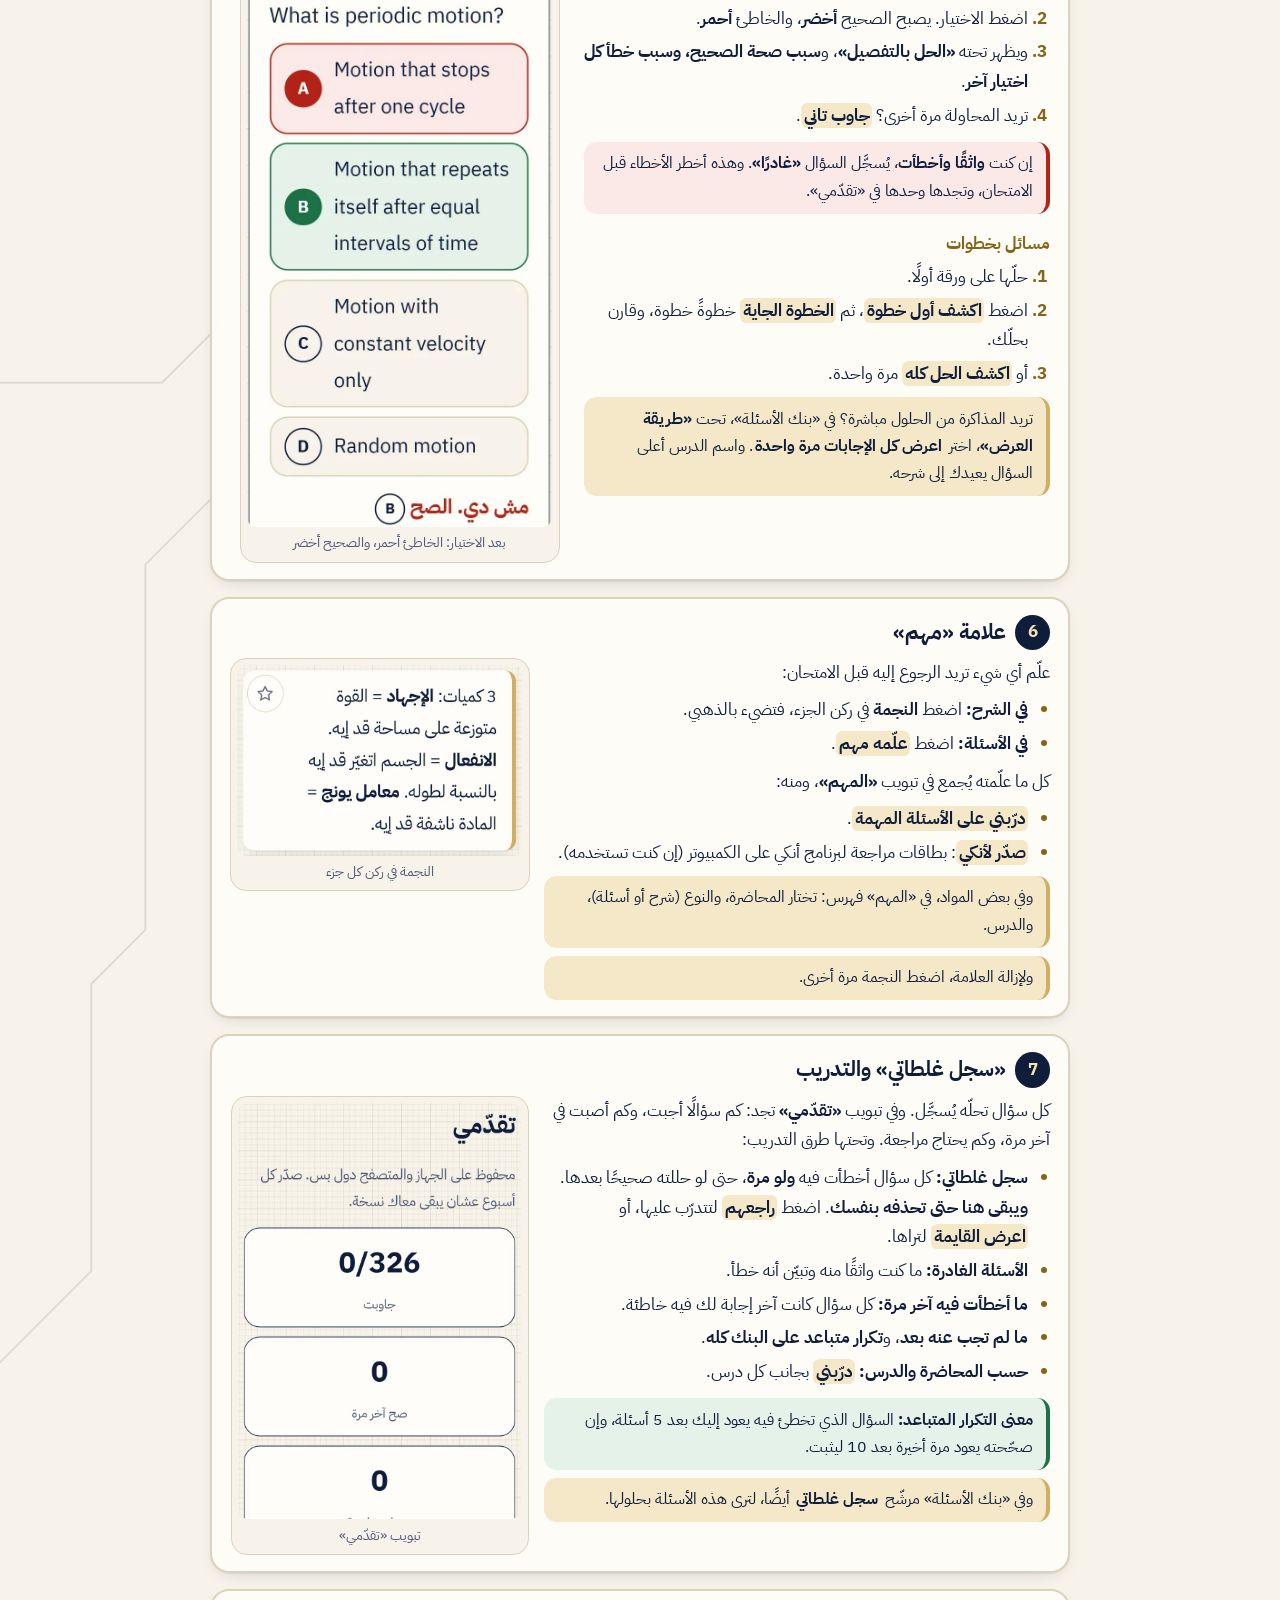
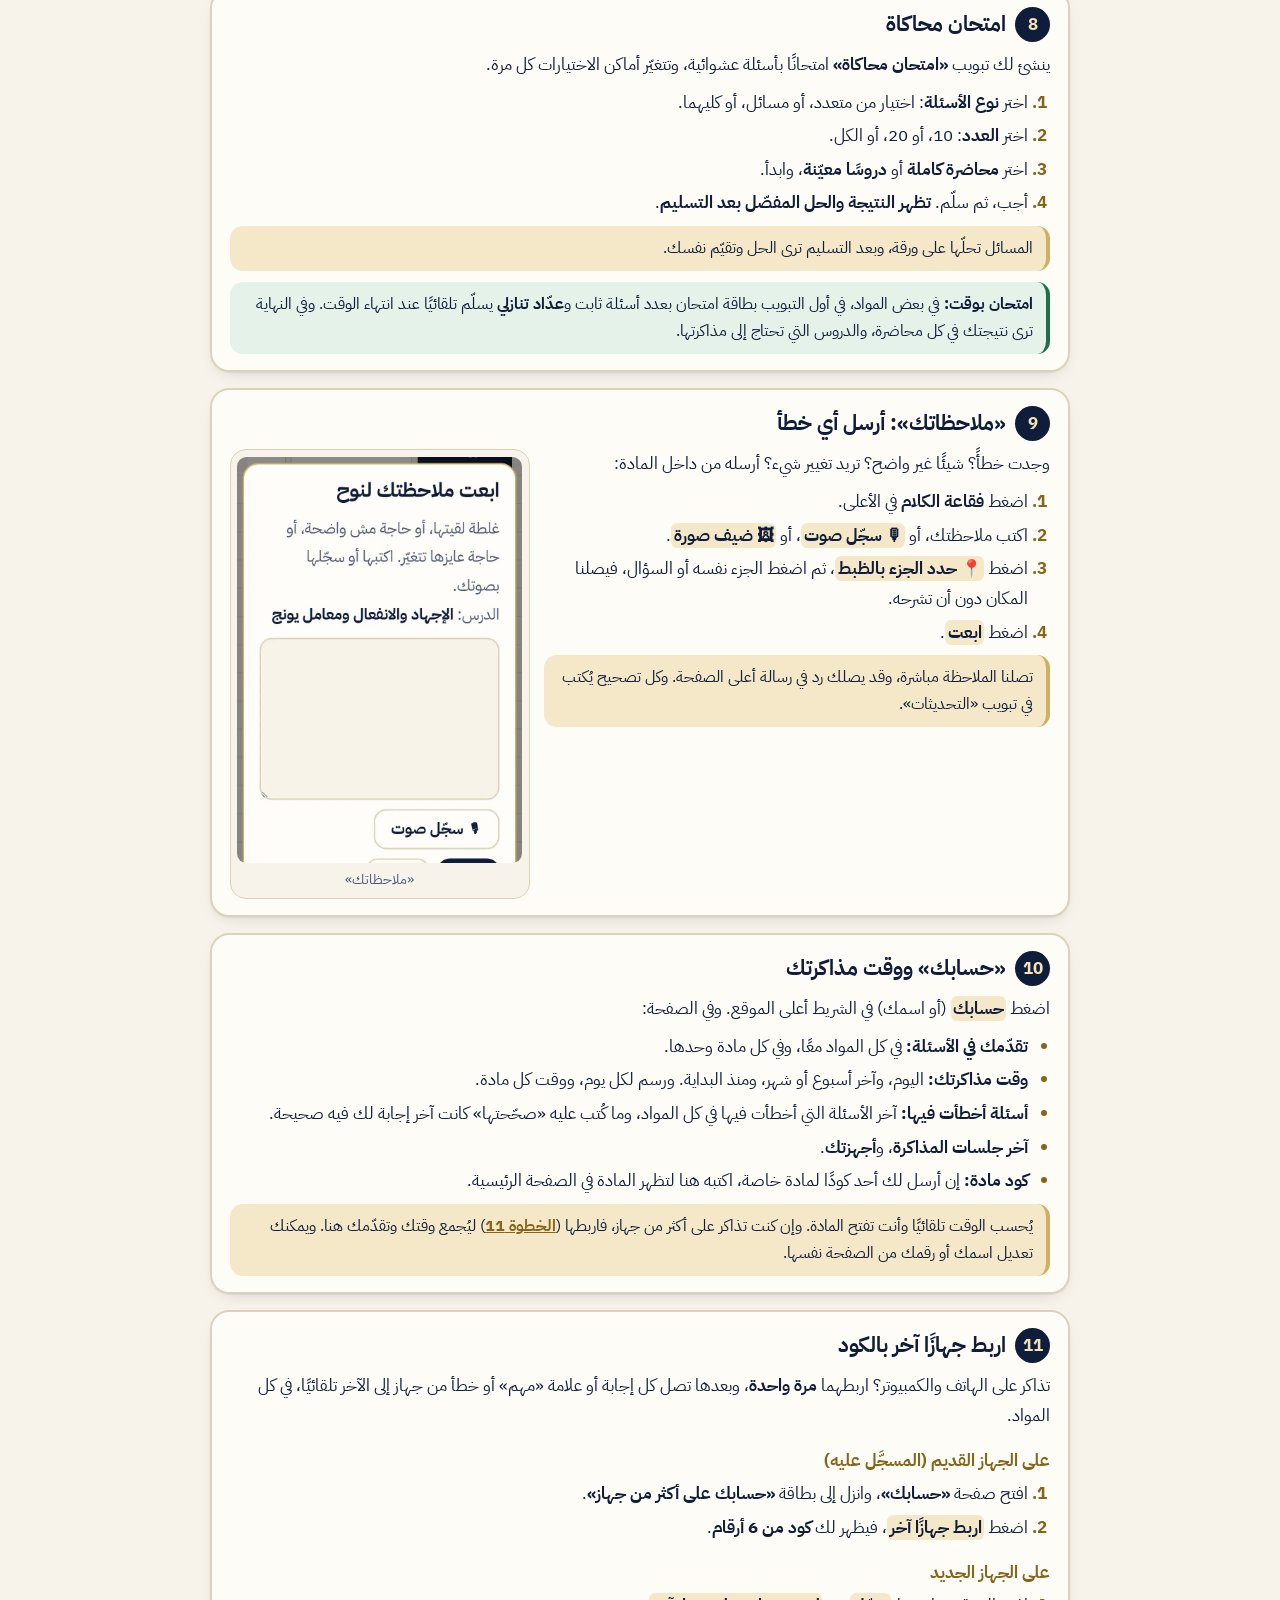
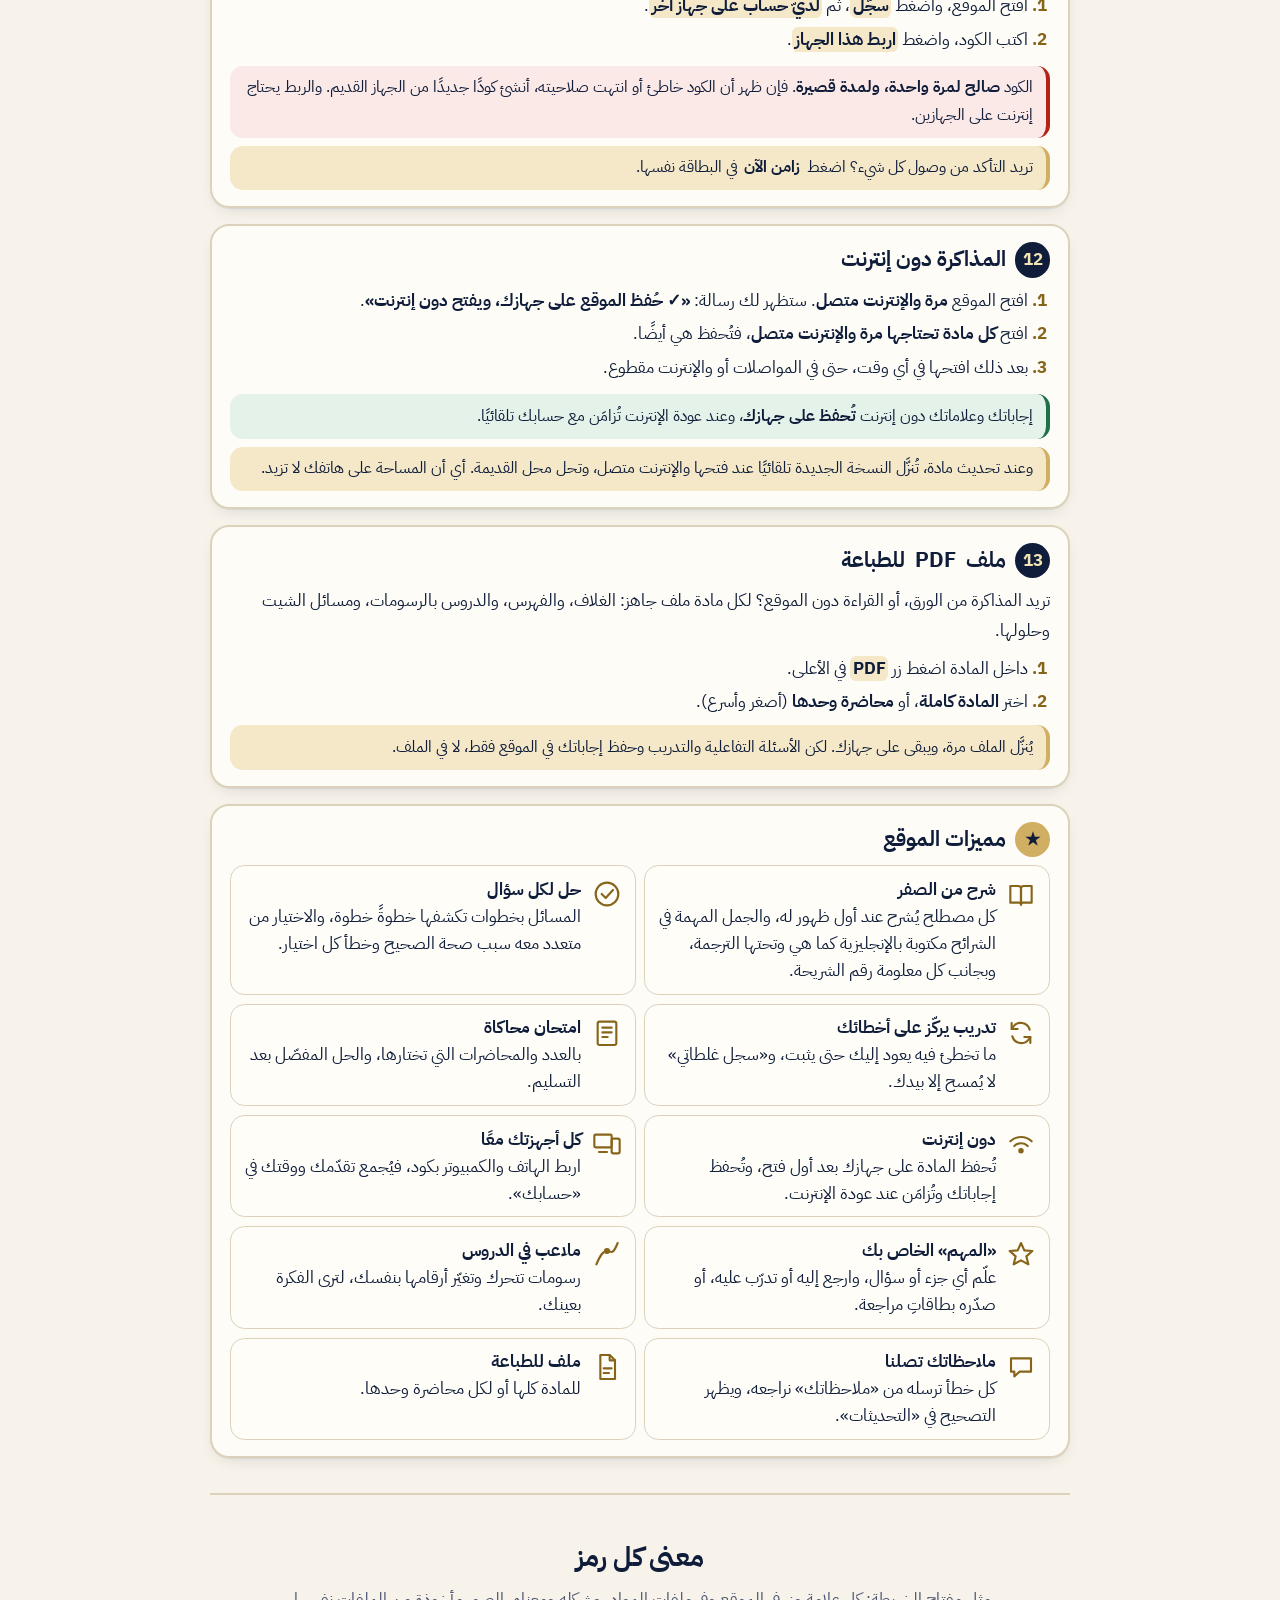
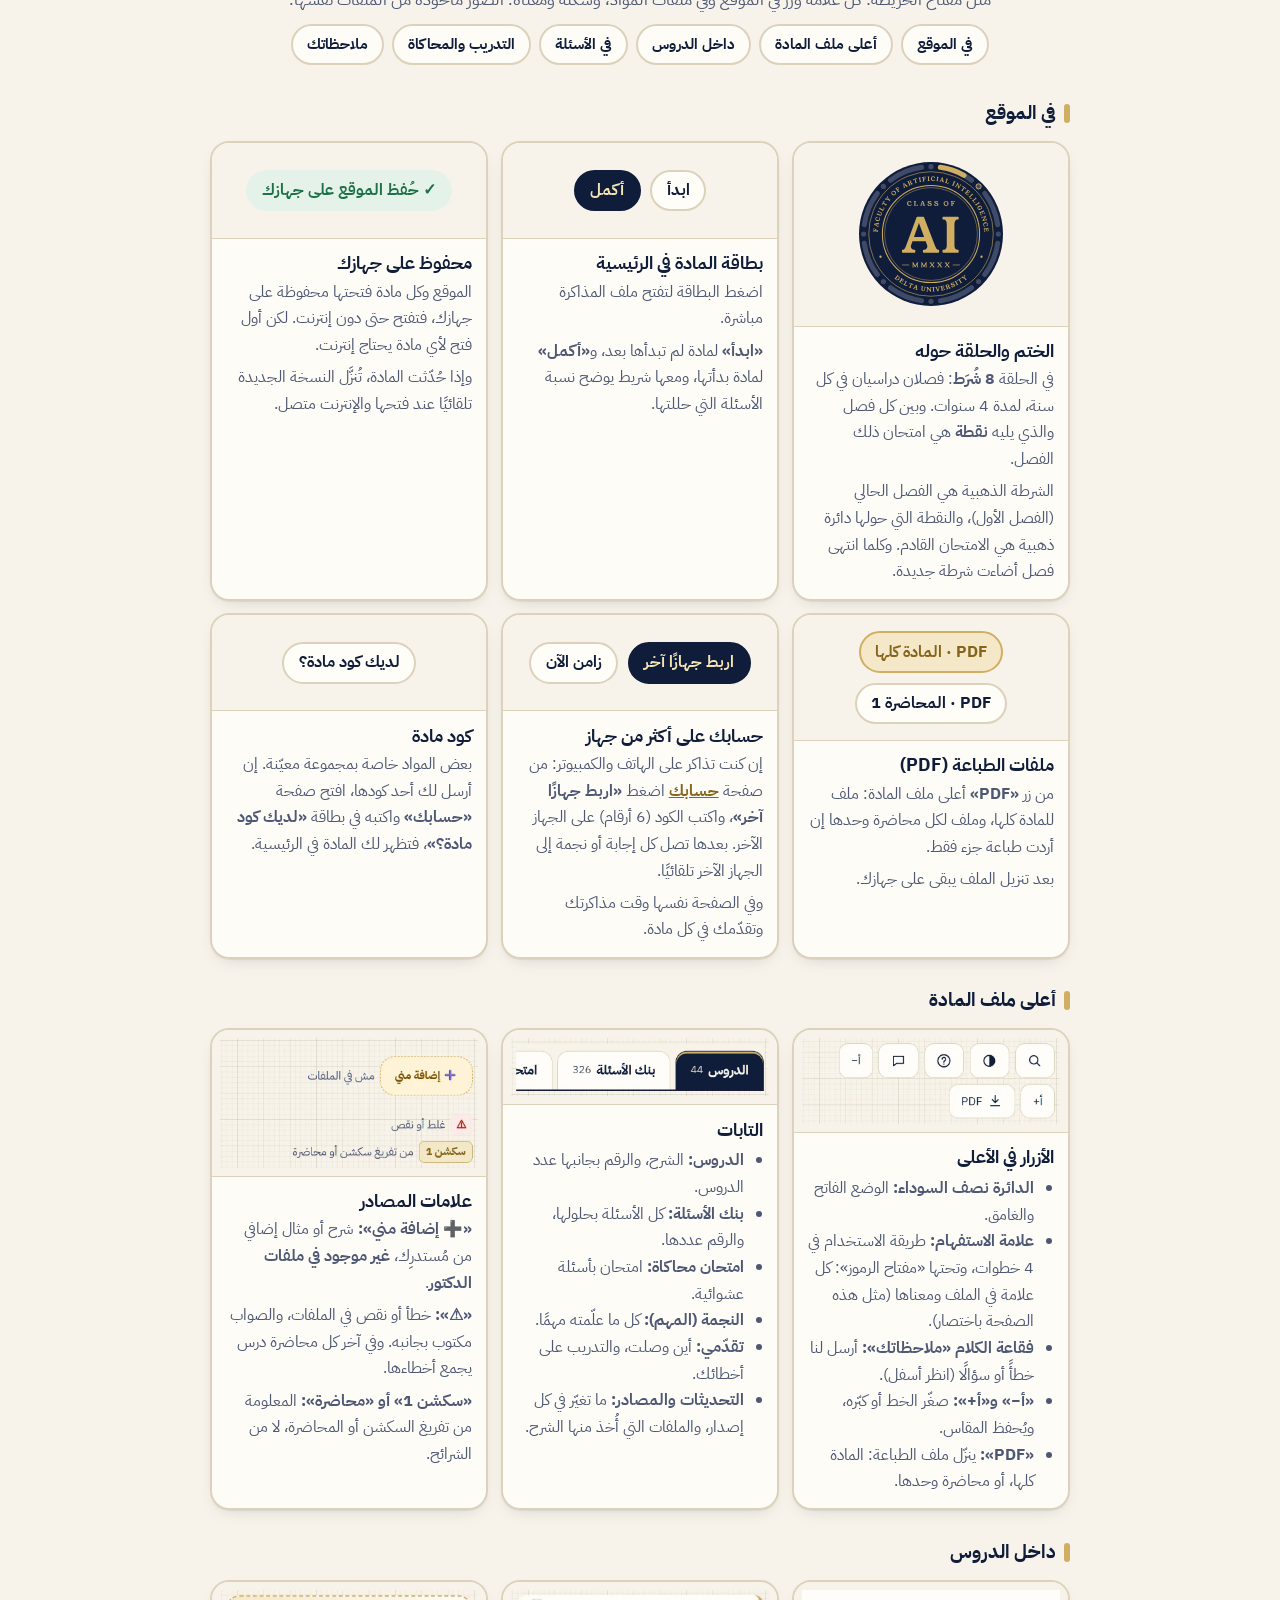
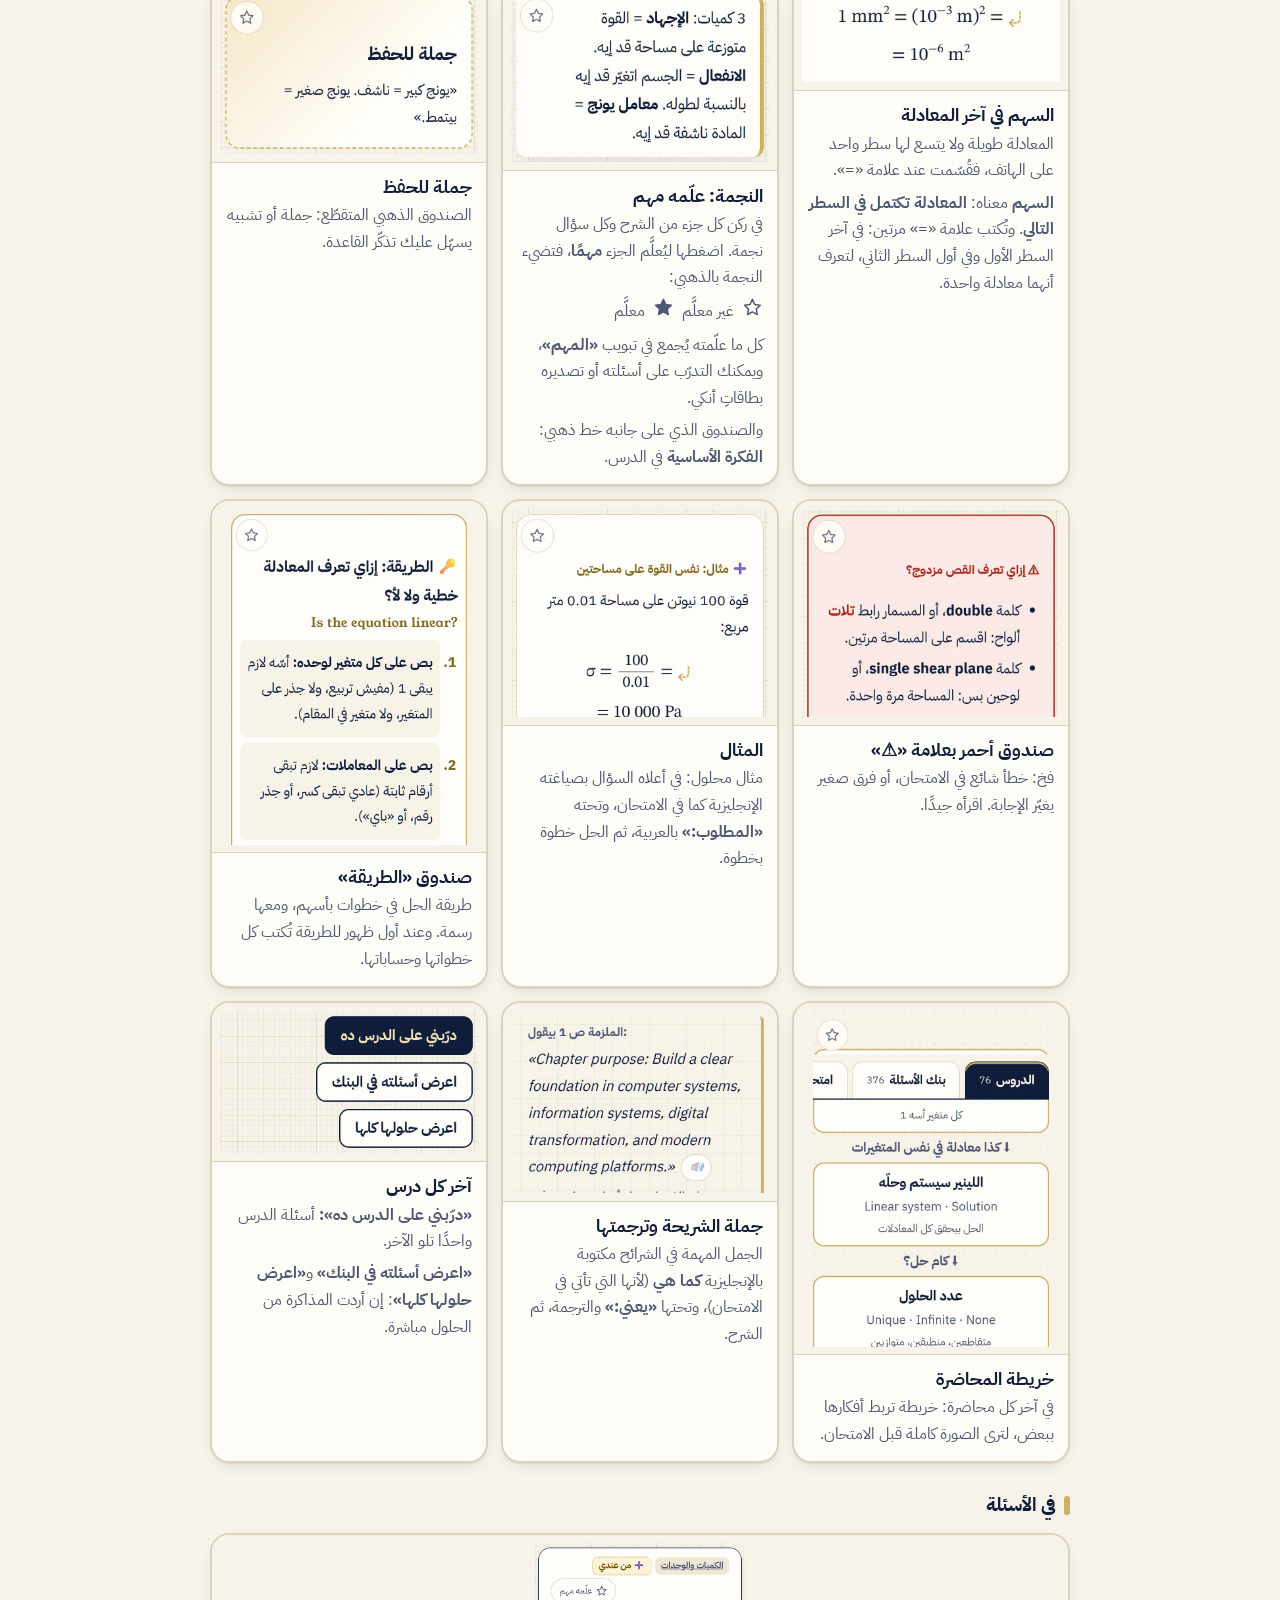
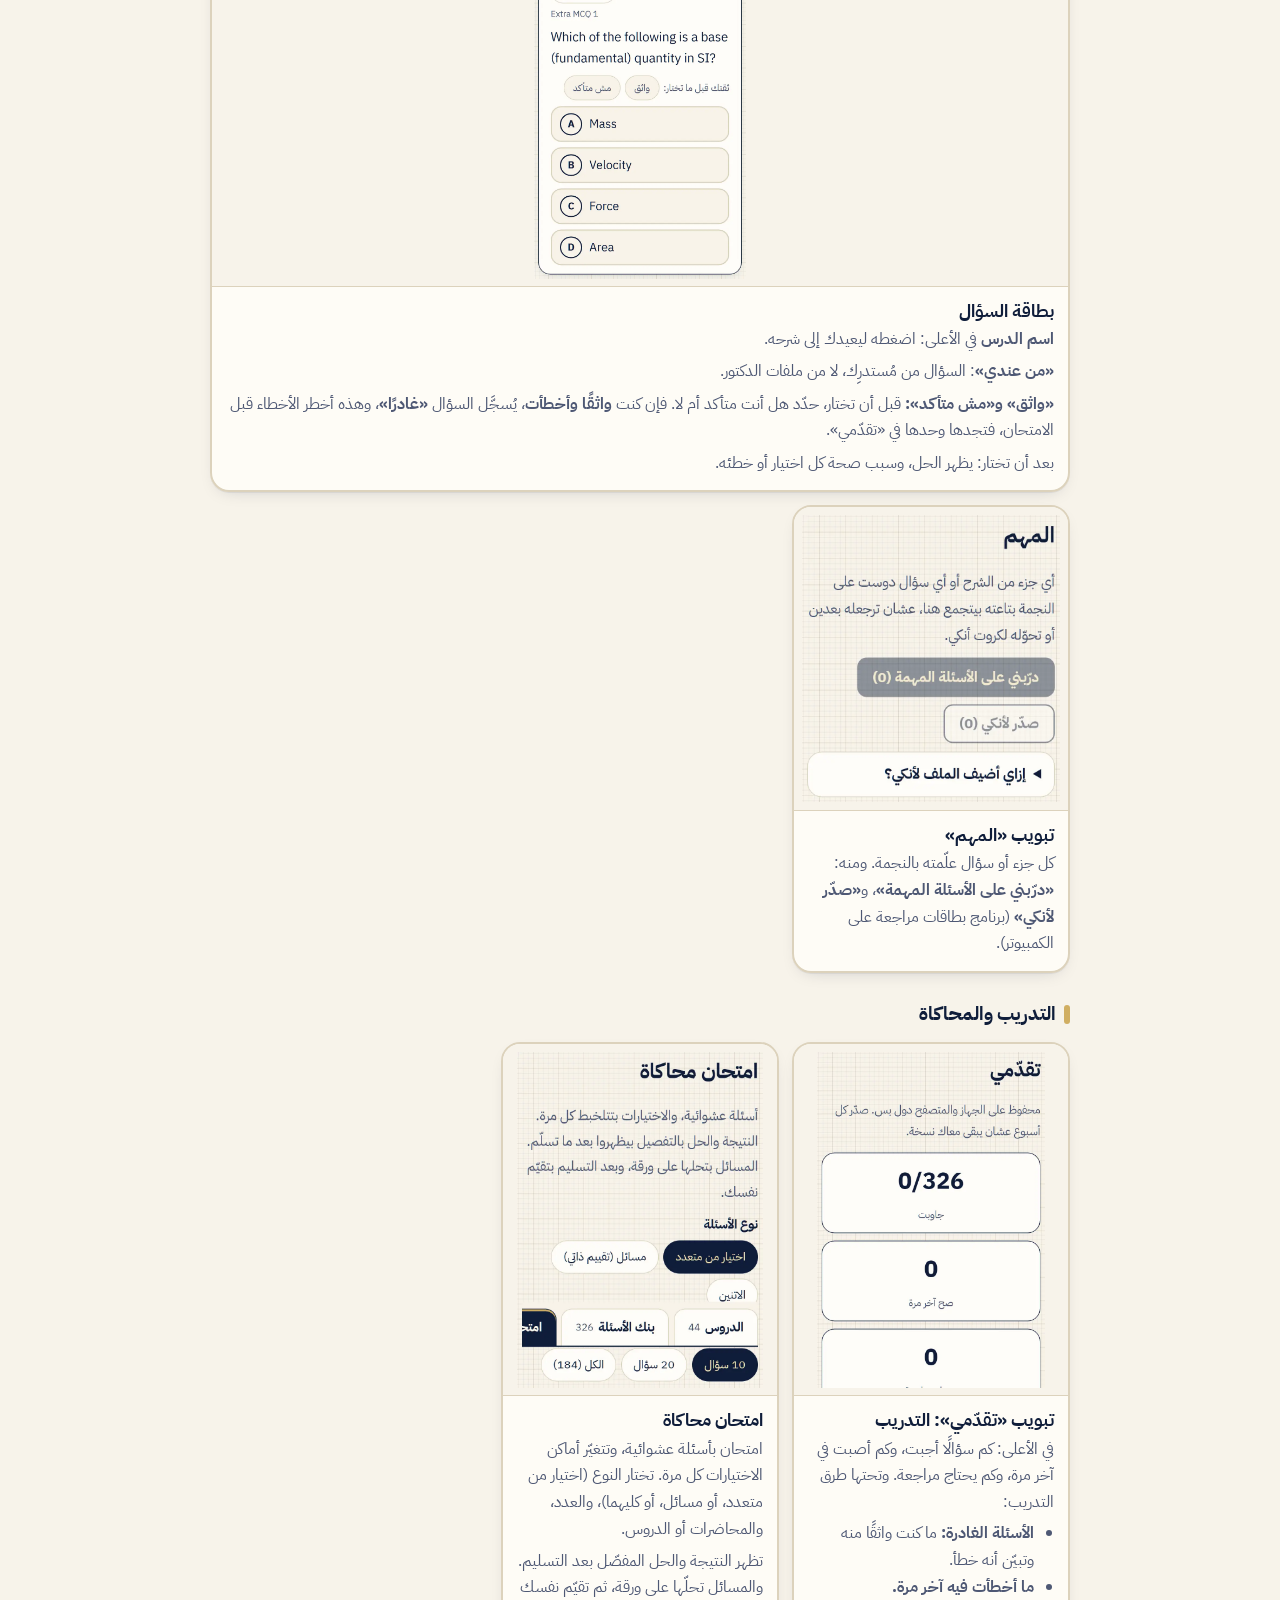
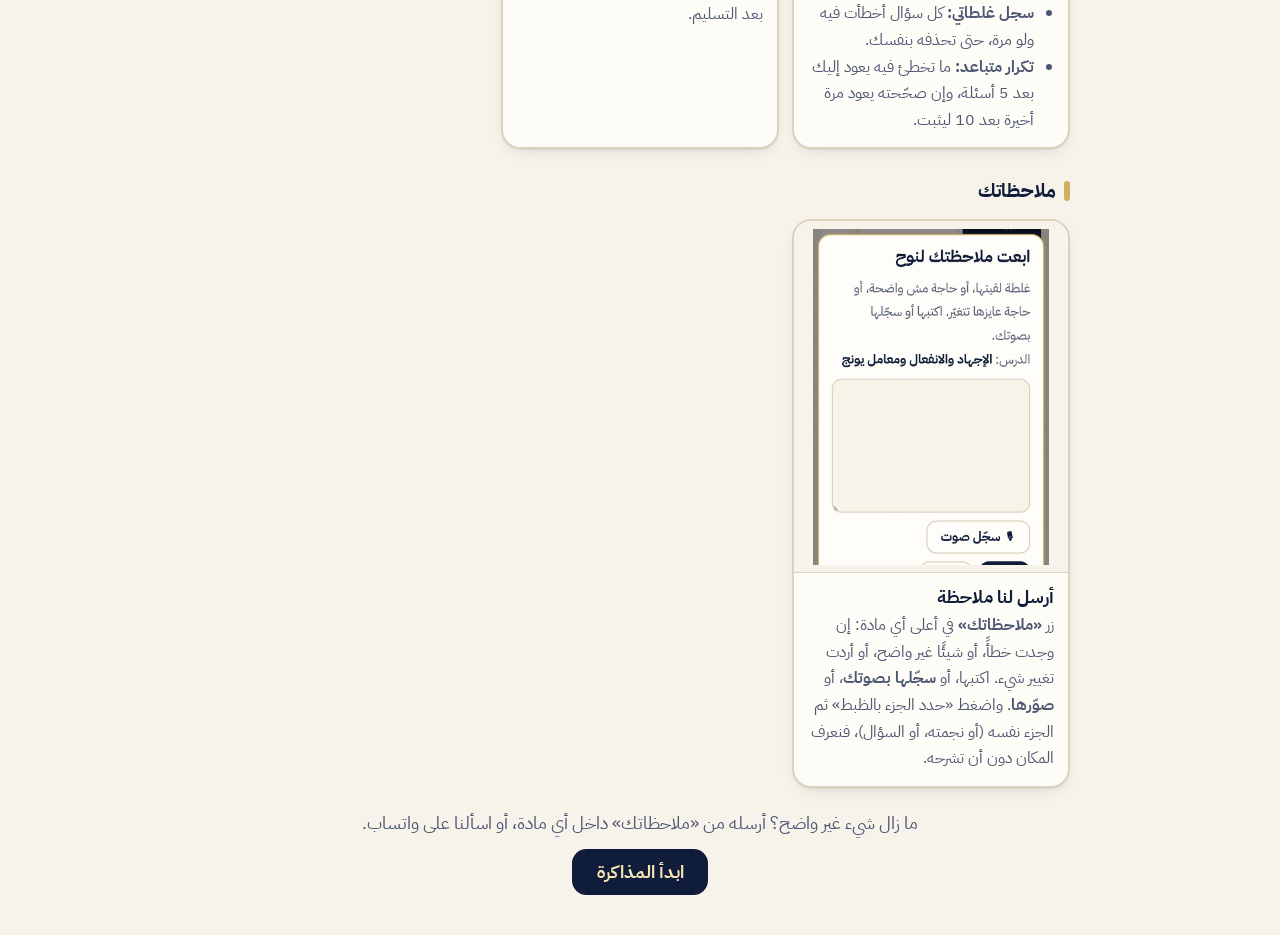
<file: guide.html>
<!doctype html>
<html lang="ar" dir="rtl">
<head>
<meta charset="utf-8">
<meta name="viewport" content="width=device-width, initial-scale=1, viewport-fit=cover">
<title>دليل الموقع · مُستدرِك</title>
<meta name="description" content="دليل مُستدرِك: خطوة بخطوة من التسجيل حتى المذاكرة دون إنترنت، ومعنى كل علامة وزر في الموقع وفي ملفات المواد.">
<link rel="manifest" href="manifest.webmanifest">
<link rel="icon" type="image/png" sizes="192x192" href="icons/icon-192.png">
<link rel="apple-touch-icon" sizes="180x180" href="icons/icon-180.png">
<meta name="apple-mobile-web-app-capable" content="yes">
<meta name="mobile-web-app-capable" content="yes">
<meta name="apple-mobile-web-app-title" content="مُستدرِك">
<meta name="theme-color" content="#F7F3EA" media="(prefers-color-scheme: light)">
<meta name="theme-color" content="#0B1530" media="(prefers-color-scheme: dark)">
<script>
// ?print = نسخة الـ PDF (فاتح دايماً)
(function(){var r=document.documentElement;
  if(/print/.test(location.search)){r.setAttribute("data-theme","light");r.classList.add("print");
    // صور «معنى كل رمز» بتتحمّل متأخر (lazy)، فنسخة الـ PDF كانت بتطلع من غيرها
    document.addEventListener("DOMContentLoaded",function(){[].forEach.call(document.querySelectorAll("img[loading=lazy]"),function(i){i.loading="eager"})});}
  else{try{var t=localStorage.getItem("hub-theme")}catch(e){}r.setAttribute("data-theme",t==="dark"?"dark":"light")}})();
</script>
<link rel="stylesheet" href="site.css">
<style>
.gd{max-width:860px;margin:0 auto}
.gd .hero{padding:1.4rem 0 .6rem}
.gd .hero .sub{font-size:1.08rem;max-width:36rem;margin-inline:auto;line-height:1.7}
.gtools{display:flex;justify-content:center;gap:.5rem;flex-wrap:wrap;margin:.2rem 0 1rem}
.gtools .btn{display:inline-flex;align-items:center;text-decoration:none}
/* الفهرس */
.toc{padding:.9rem 1rem}
.toc h2{font-size:1.15rem;margin-bottom:.5rem}
.toc ol{list-style:none;margin:0;padding:0;display:grid;grid-template-columns:1fr;gap:.35rem}
@media (min-width:640px){.toc ol{grid-template-columns:1fr 1fr}}
.toc a{display:flex;align-items:center;gap:.55rem;min-height:2.6rem;padding:.2rem .6rem;border-radius:.8rem;background:var(--surface);border:1.5px solid var(--rule);color:var(--ink);text-decoration:none;font-weight:700;line-height:1.35}
.toc a:hover{background:var(--hover)}
.toc .n{flex:none;display:grid;place-items:center;width:1.75rem;height:1.75rem;border-radius:50%;background:var(--acc);color:var(--on-acc);font-size:.9rem}
.toc .star .n{background:var(--gold);color:#0F1D3A}
/* كل خطوة */
.st{margin-top:1rem;scroll-margin-top:1rem;font-size:1.06rem;line-height:1.75}
.st>h2{display:flex;align-items:center;gap:.6rem;font-size:1.3rem;line-height:1.4;margin-bottom:.5rem}
.st>h2 .n{flex:none;display:grid;place-items:center;width:2.2rem;height:2.2rem;border-radius:50%;background:var(--acc);color:var(--on-acc);font-size:1.05rem}
.st p+p,.st p+ol,.st ol+p,.st ul+p,.st p+ul{margin-top:.5rem}
.st h3{font-size:1.08rem;margin:.9rem 0 .25rem;color:var(--gold-ink)}
.st ol,.st ul{margin:.2rem 0 0;padding-inline-start:1.4rem}
.st li{margin:.25rem 0}
.st li::marker{font-weight:700;color:var(--gold-ink)}
.st .note{font-size:1rem;line-height:1.7}
.st .warn{margin-top:.7rem;padding:.55rem .85rem;border-radius:.8rem;background:var(--badbg);border-inline-start:4px solid var(--bad);font-size:1rem;line-height:1.7}
.st .ok{margin-top:.7rem;padding:.55rem .85rem;border-radius:.8rem;background:var(--okbg);border-inline-start:4px solid var(--ok);font-size:1rem;line-height:1.7}
.enl{margin-top:.4rem;font-size:.95rem;color:var(--muted);display:flex;flex-direction:column;gap:.1rem}
.enl span:first-child{font-weight:700}
.enl span[dir]{text-align:left}
.b{font-weight:700;color:var(--ink);background:var(--gold-soft);border-radius:.4rem;padding:0 .15rem;white-space:nowrap}
bdi.ent{unicode-bidi:isolate}
/* الصور */
.row2{display:grid;grid-template-columns:1fr;gap:.9rem;align-items:start}
@media (min-width:720px){.row2{grid-template-columns:minmax(0,1fr) 300px}.row2.wide{grid-template-columns:minmax(0,1fr) 340px}}
.shot{margin:.6rem auto 0;max-width:320px;background:var(--paper);border:1.5px solid var(--rule);border-radius:1rem;padding:.4rem;overflow:hidden}
@media (min-width:720px){.row2 .shot{margin-top:0}}
.shot img{display:block;width:100%;height:auto;border-radius:.6rem}
.shot figcaption{font-size:.88rem;color:var(--muted);text-align:center;padding:.35rem .2rem .1rem;line-height:1.5}
.shot.cap img{max-height:26rem;object-fit:cover;object-position:top}
/* جدول التابات */
.tabs-l{display:grid;grid-template-columns:1fr;gap:.45rem;margin-top:.5rem}
@media (min-width:640px){.tabs-l{grid-template-columns:1fr 1fr}}
.tabs-l div{background:var(--surface);border:1.5px solid var(--rule);border-radius:.8rem;padding:.45rem .75rem;line-height:1.6}
.tabs-l div>b:first-child{display:block;color:var(--gold-ink)}
/* المميزات */
.feat{display:grid;grid-template-columns:1fr;gap:.55rem;margin-top:.4rem}
@media (min-width:640px){.feat{grid-template-columns:1fr 1fr}}
.feat div{display:flex;gap:.6rem;align-items:flex-start;background:var(--surface);border:1.5px solid var(--rule);border-radius:.9rem;padding:.6rem .75rem;line-height:1.6}
.feat svg{flex:none;width:2rem;height:2rem;margin-top:.15rem}
.feat b{display:block}
.st.star>h2 .n{background:var(--gold);color:#0F1D3A}
.end{text-align:center;margin-top:1.2rem;color:var(--muted);line-height:1.8}
/* جزآ الدليل (خطوة بخطوة، ومعنى كل رمز) */
.gparts{display:flex;justify-content:center;gap:.5rem;flex-wrap:wrap;margin-top:.8rem}
.gparts a{display:inline-flex;align-items:center;min-height:2.75rem;padding:.2rem 1.1rem;border-radius:2rem;border:2px solid var(--gold);background:var(--surface);color:var(--ink);font-weight:700;text-decoration:none}
.gparts a:hover{background:var(--gold-soft)}
.rmoz{margin-top:2.2rem;padding-top:1rem;border-top:2px solid var(--rule);scroll-margin-top:1rem}
.rmoz .rmh{font-size:1.7rem}
.rmoz .ksec{scroll-margin-top:1rem}
@media print{.gparts,.rmoz .ktoc{display:none!important}}
/* نسخة الـ PDF */
@page{size:A4;margin:12mm 11mm}
@media print{
  html,body{background:#fff!important;-webkit-print-color-adjust:exact;print-color-adjust:exact}
  .topnav,.gtools,.toc,.end .noprint{display:none!important}
  .wrap{padding:0!important}
  .card{box-shadow:none;background:#fff}
  .st{break-inside:auto;font-size:12.5pt}
  .st>h2,.st h3{break-after:avoid}
  .tabs-l div,.feat div,.note,.warn,.ok,.shot,.st li,.enl{break-inside:avoid}
  .shot{max-width:230px}
  .row2{grid-template-columns:minmax(0,1fr) 230px}
  a{color:inherit}
}
html.print body{background:#fff}
</style>
</head>
<body>
<div class="wrap">
<nav class="top topnav" aria-label="الموقع">
  <a class="brand" href="./"><svg class="chip" viewBox="0 0 96 96" aria-hidden="true"><g class="pins" stroke-width="4.5" stroke-linecap="round"><path d="M30 6v12M42 6v12M54 6v12M66 6v12M30 78v12M42 78v12M54 78v12M66 78v12M6 30h12M6 42h12M6 54h12M6 66h12M78 30h12M78 42h12M78 54h12M78 66h12"/></g><rect class="die" x="18" y="18" width="60" height="60" rx="11"/><g class="meem" transform="translate(26 26) scale(1.375)" fill="none" stroke-width="2.8" stroke-linecap="round" stroke-linejoin="round"><path d="M23 16a7 7 0 1 0-7 7"/><path d="M16 21a5 5 0 1 0-5-5"/><path d="M23 16v8"/></g></svg><span>مُستدرِك</span></a>
  <a class="nbtn" href="guide.html" aria-current="page" aria-label="دليل الموقع"><svg viewBox="0 0 24 24" aria-hidden="true"><path d="M12 6.5C10.5 5 8.3 4.5 4 4.5v13c4.3 0 6.5.5 8 2 1.5-1.5 3.7-2 8-2v-13c-4.3 0-6.5.5-8 2Zm0 0v13" fill="none" stroke="currentColor" stroke-width="1.8" stroke-linejoin="round"/></svg><span>دليل الموقع</span></a>
  <a class="nbtn" href="account.html" id="nav-me"><svg viewBox="0 0 24 24" aria-hidden="true"><circle cx="12" cy="8.2" r="3.8" fill="none" stroke="currentColor" stroke-width="1.9"/><path d="M4.5 20.2c.9-3.6 3.9-5.6 7.5-5.6s6.6 2 7.5 5.6" fill="none" stroke="currentColor" stroke-width="1.9" stroke-linecap="round"/></svg><span>حسابك</span></a>
  <button type="button" class="nbtn ic" id="theme" aria-label="الوضع الغامق"></button>
</nav>
<main class="gd">
<header class="hero">
  <h1>دليل الموقع</h1>
  <p class="sub">جزآن في صفحة واحدة: <b>خطوة بخطوة</b> من كتابة اسمك إلى المذاكرة دون إنترنت، و<b>معنى كل رمز</b> تراه في الموقع وفي ملفات المواد.</p>
  <nav class="gparts" aria-label="جزآ الدليل"><a href="#toc-h">خطوة بخطوة</a><a href="#rmoz">معنى كل رمز</a></nav>
</header>
<div class="gtools">
  <a class="btn" href="./">افتح الموقع</a>
  <a class="btn quiet" href="guide.pdf" download="دليل_استخدام_الموقع.pdf">نزّل الدليل <bdi class="ent" lang="en" dir="ltr">PDF</bdi></a>
</div>

<nav class="card toc" aria-labelledby="toc-h">
  <h2 id="toc-h">محتوى الدليل</h2>
  <ol>
    <li><a href="#s1"><span class="n">1</span>أول مرة: اسمك ورقمك</a></li>
    <li><a href="#s2"><span class="n">2</span>أضف الموقع إلى شاشة هاتفك</a></li>
    <li><a href="#s3"><span class="n">3</span>افتح مادة</a></li>
    <li><a href="#s4"><span class="n">4</span>داخل المادة: الأزرار والتبويبات</a></li>
    <li><a href="#s5"><span class="n">5</span>حلّ سؤالًا واطّلع على الحل</a></li>
    <li><a href="#s6"><span class="n">6</span>علامة «مهم»</a></li>
    <li><a href="#s7"><span class="n">7</span>«سجل غلطاتي» والتدريب</a></li>
    <li><a href="#s8"><span class="n">8</span>امتحان محاكاة</a></li>
    <li><a href="#s9"><span class="n">9</span>«ملاحظاتك»: أرسل أي خطأ</a></li>
    <li><a href="#s10"><span class="n">10</span>«حسابك» ووقت مذاكرتك</a></li>
    <li><a href="#s11"><span class="n">11</span>اربط جهازًا آخر بالكود</a></li>
    <li><a href="#s12"><span class="n">12</span>المذاكرة دون إنترنت</a></li>
    <li><a href="#s13"><span class="n">13</span>ملف <bdi class="ent" lang="en" dir="ltr">PDF</bdi> للطباعة</a></li>
    <li class="star"><a href="#s14"><span class="n">★</span>مميزات الموقع</a></li>
    <li class="star"><a href="#rmoz"><span class="n">؟</span>معنى كل رمز</a></li>
  </ol>
</nav>

<!-- ١ -->
<section class="card st" id="s1" aria-labelledby="h1">
  <h2 id="h1"><span class="n">1</span>أول مرة: اسمك ورقمك</h2>
  <p>عند أول فتح للموقع، يطلب منك أن تعرّفنا بنفسك. وهذا <b>مرة واحدة فقط</b> على كل جهاز.</p>
  <ol>
    <li>اكتب <b>اسمك</b> (ثنائي أو ثلاثي).</li>
    <li>اكتب <b>رقم الواتساب</b> الخاص بك (الأرقام الـ 11 كاملة).</li>
    <li>اضغط <span class="b">سجّل</span>، فتظهر لك المواد مباشرة.</li>
  </ol>
  <p class="note"><b>لماذا الاسم والرقم؟</b> الاسم لنرحّب بك، ويُكتب على نسخة المواد التي تفتحها. والرقم لتصلك التحديثات، ولنتأكد أنك معنا في المجموعة.</p>
  <p class="ok"><b>لديك حساب على جهاز آخر؟</b> لا تسجّل من جديد: اضغط <span class="b">لديّ حساب على جهاز آخر</span> واكتب كود الربط (انظر <a class="inl" href="#s11">الخطوة 11</a>)، فينتقل تقدّمك كله معك.</p>
</section>

<!-- ٢ -->
<section class="card st" id="s2" aria-labelledby="h2"><span id="s15"></span>
  <h2 id="h2"><span class="n">2</span>أضف الموقع إلى شاشة هاتفك</h2>
  <p>بهذا يصبح الموقع <b>أيقونة مثل أي تطبيق</b>، تفتحه بلمسة دون البحث عن الرابط.</p>
  <h3>آيفون (<bdi class="ent" lang="en" dir="ltr">Safari</bdi>)</h3>
  <ol>
    <li>افتح الموقع في <bdi class="ent" lang="en" dir="ltr">Safari</bdi>.</li>
    <li>اضغط زر <b>المشاركة</b> (مربع يخرج منه سهم لأعلى). لم تجده؟ اضغط <b>النقاط الثلاث</b> أولًا.</li>
    <li>اختر <span class="b">إضافة إلى الشاشة الرئيسية</span>، وبعدها <span class="b">إضافة</span>.</li>
  </ol>
  <div class="enl"><span>إن كانت لغة هاتفك الإنجليزية:</span><span lang="en" dir="ltr">Share → Add to Home Screen → Add</span></div>
  <h3>أندرويد (<bdi class="ent" lang="en" dir="ltr">Chrome</bdi>)</h3>
  <ol>
    <li>افتح الموقع في <bdi class="ent" lang="en" dir="ltr">Chrome</bdi>.</li>
    <li>اضغط <b>النقاط الثلاث</b> في الأعلى.</li>
    <li>اختر <span class="b">تثبيت التطبيق</span> أو <span class="b">إضافة إلى الشاشة الرئيسية</span>.</li>
  </ol>
  <div class="enl"><span>إن كانت لغة هاتفك الإنجليزية:</span><span lang="en" dir="ltr">⋮ → Install app / Add to Home screen</span></div>
  <p class="warn"><b>⚠ على الآيفون:</b> للأيقونة حفظ مستقل، منفصل عن <bdi class="ent" lang="en" dir="ltr">Safari</bdi>. فإن فتحتها وطلبت اسمك مرة أخرى، اضغط <span class="b">لديّ حساب على جهاز آخر</span> واربطها بالكود (<a class="inl" href="#s11">الخطوة 11</a>)، بدل أن تبدأ من الصفر. وبعدها ذاكر من الأيقونة دائمًا.</p>
  <p class="note">وعلى الكمبيوتر؟ افتح الرابط في أي متصفح.</p>
</section>

<!-- ٣ -->
<section class="card st" id="s3" aria-labelledby="h3">
  <h2 id="h3"><span class="n">3</span>افتح مادة</h2>
  <p>في الصفحة الرئيسية، تحت <b>«مواد الكلية»</b> و<b>«كورسات»</b>، لكل مادة بطاقة فيها عدد الدروس والأسئلة. اضغط البطاقة لتفتح ملف المذاكرة (الدروس والأسئلة)، وفيه ستقضي معظم وقتك.</p>
  <ul>
    <li><span class="b">ابدأ</span>: لمادة لم تفتحها بعد.</li>
    <li><span class="b">أكمل</span>: لمادة بدأتها، ومعها شريط يوضح نسبة الأسئلة التي حللتها.</li>
    <li><b>«أكمل من حيث توقفت»</b> أعلى الصفحة: يعيدك إلى آخر درس فتحته.</li>
  </ul>
  <p class="note">أول فتح لأي مادة <b>يحتاج إنترنت</b>، وبعده تُحفظ على جهازك.</p>
  <p class="note">وإن أرسل لك أحد <b>كود مادة</b> (مواد خاصة بمجموعة معيّنة)، اضغط <span class="b">لديّ كود مادة</span> في الرئيسية واكتبه.</p>
</section>

<!-- ٤ -->
<section class="card st long" id="s4" aria-labelledby="h4">
  <h2 id="h4"><span class="n">4</span>داخل المادة: الأزرار والتبويبات</h2>
  <p>عند أول فتح للمادة، اضغط <span class="b">ابدأ بأول درس</span>. والخريطة في أعلى تبويب «الدروس» توصلك إلى أي درس.</p>
  <div class="row2">
    <div>
      <h3>الأزرار في الأعلى</h3>
      <ul>
        <li><b>العدسة:</b> البحث في المادة كلها (اكتب كلمة بالعربية أو الإنجليزية).</li>
        <li><b>الدائرة نصف السوداء:</b> الوضع الفاتح والغامق.</li>
        <li><b>علامة الاستفهام:</b> طريقة الاستخدام باختصار، ومعنى كل علامة.</li>
        <li><b>فقاعة الكلام:</b> «ملاحظاتك» (<a class="inl" href="#s9">الخطوة 9</a>).</li>
        <li><b>«أ−» و«أ+»:</b> صغّر الخط أو كبّره، ويُحفظ المقاس.</li>
        <li><b><bdi class="ent" lang="en" dir="ltr">PDF</bdi>:</b> ملف الطباعة (<a class="inl" href="#s13">الخطوة 13</a>).</li>
      </ul>
    </div>
    <figure class="shot"><img class="th-l" src="img/key/tools-l.webp" alt="الأزرار اللي فوق في ملف المادة" loading="lazy"><img class="th-d" src="img/key/tools-d.webp" alt="الأزرار اللي فوق في ملف المادة" loading="lazy"><figcaption>الأزرار في الأعلى</figcaption></figure>
  </div>
  <h3>التبويبات</h3>
  <div class="tabs-l">
    <div><b>الدروس</b>الشرح، درسًا بعد درس. وفي آخر كل درس: <span class="b">درّبني على الدرس ده</span>.</div>
    <div><b>بنك الأسئلة</b>كل أسئلة المادة بحلولها، ومعها مرشّحات: المحاضرة، والمصدر، والدرس، والنوع.</div>
    <div><b>امتحان محاكاة</b>امتحان بأسئلة عشوائية تختار عددها ومحاضراتها (<a class="inl" href="#s8">الخطوة 8</a>).</div>
    <div><b>المهم</b>كل جزء أو سؤال علّمته بالنجمة (<a class="inl" href="#s6">الخطوة 6</a>).</div>
    <div><b>تقدّمي</b>أين وصلت في المادة، و<b>التدريب</b> بكل طرقه: الأخطاء، والغادرة، والتكرار المتباعد (<a class="inl" href="#s7">الخطوة 7</a>).</div>
    <div><b>التحديثات والمصادر</b>ما أُضيف أو صُحّح في كل إصدار، والملفات التي أُخذ منها الشرح.</div>
  </div>
  <!-- مكان: لو اتضاف «جديد» أو «مُتقن» جنب المحاضرات، سطر هنا -->
  <p class="note">معنى كل علامة في الشرح (مثل «➕ إضافة مني»، و«⚠»، والسهم في آخر المعادلة) في <a class="inl" href="guide.html#rmoz">«معنى كل رمز»</a> في آخر هذه الصفحة.</p>
</section>

<!-- ٥ -->
<section class="card st long" id="s5" aria-labelledby="h5">
  <h2 id="h5"><span class="n">5</span>حلّ سؤالًا واطّلع على الحل</h2>
  <div class="row2 wide">
    <div>
      <p>الأسئلة في تبويب <b>«بنك الأسئلة»</b>، وفي آخر كل درس. وهي نوعان:</p>
      <h3>اختيار من متعدد</h3>
      <ol>
        <li>قبل أن تختار، حدّد هل أنت متأكد أم لا: <span class="b">واثق</span> أو <span class="b">مش متأكد</span>.</li>
        <li>اضغط الاختيار. يصبح الصحيح <b>أخضر</b>، والخاطئ <b>أحمر</b>.</li>
        <li>ويظهر تحته <b>«الحل بالتفصيل»</b>، و<b>سبب صحة الصحيح، وسبب خطأ كل اختيار آخر</b>.</li>
        <li>تريد المحاولة مرة أخرى؟ <span class="b">جاوب تاني</span>.</li>
      </ol>
      <p class="warn">إن كنت <b>واثقًا وأخطأت</b>، يُسجَّل السؤال <b>«غادرًا»</b>. وهذه أخطر الأخطاء قبل الامتحان، وتجدها وحدها في «تقدّمي».</p>
      <h3>مسائل بخطوات</h3>
      <ol>
        <li>حلّها على ورقة أولًا.</li>
        <li>اضغط <span class="b">اكشف أول خطوة</span>، ثم <span class="b">الخطوة الجاية</span> خطوةً خطوة، وقارن بحلّك.</li>
        <li>أو <span class="b">اكشف الحل كله</span> مرة واحدة.</li>
      </ol>
      <p class="note">تريد المذاكرة من الحلول مباشرة؟ في «بنك الأسئلة»، تحت <b>«طريقة العرض»</b>، اختر <span class="b">اعرض كل الإجابات مرة واحدة</span>. واسم الدرس أعلى السؤال يعيدك إلى شرحه.</p>
    </div>
    <figure class="shot"><img class="th-l" src="img/guide/ans-l.webp" alt="سؤال اختيار من متعدد بعد الإجابة: الاختيار الغلط أحمر والصح أخضر" loading="lazy"><img class="th-d" src="img/guide/ans-d.webp" alt="سؤال اختيار من متعدد بعد الإجابة: الاختيار الغلط أحمر والصح أخضر" loading="lazy"><figcaption>بعد الاختيار: الخاطئ أحمر، والصحيح أخضر</figcaption></figure>
  </div>
</section>

<!-- ٦ -->
<section class="card st" id="s6" aria-labelledby="h6">
  <h2 id="h6"><span class="n">6</span>علامة «مهم»</h2>
  <div class="row2">
    <div>
      <p>علّم أي شيء تريد الرجوع إليه قبل الامتحان:</p>
      <ul>
        <li><b>في الشرح:</b> اضغط <b>النجمة</b> في ركن الجزء، فتضيء بالذهبي.</li>
        <li><b>في الأسئلة:</b> اضغط <span class="b">علّمه مهم</span>.</li>
      </ul>
      <p>كل ما علّمته يُجمع في تبويب <b>«المهم»</b>، ومنه:</p>
      <ul>
        <li><span class="b">درّبني على الأسئلة المهمة</span>.</li>
        <li><span class="b">صدّر لأنكي</span>: بطاقات مراجعة لبرنامج أنكي على الكمبيوتر (إن كنت تستخدمه).</li>
      </ul>
      <p class="note">وفي بعض المواد، في «المهم» فهرس: تختار المحاضرة، والنوع (شرح أو أسئلة)، والدرس.</p>
      <p class="note">ولإزالة العلامة، اضغط النجمة مرة أخرى.</p>
    </div>
    <figure class="shot"><img class="th-l" src="img/key/big-l.webp" alt="النجمة في ركن جزء من الشرح" loading="lazy"><img class="th-d" src="img/key/big-d.webp" alt="النجمة في ركن جزء من الشرح" loading="lazy"><figcaption>النجمة في ركن كل جزء</figcaption></figure>
  </div>
</section>

<!-- ٧ -->
<section class="card st long" id="s7" aria-labelledby="h7">
  <h2 id="h7"><span class="n">7</span>«سجل غلطاتي» والتدريب</h2>
  <div class="row2">
    <div>
      <p>كل سؤال تحلّه يُسجَّل. وفي تبويب <b>«تقدّمي»</b> تجد: كم سؤالًا أجبت، وكم أصبت في آخر مرة، وكم يحتاج مراجعة. وتحتها طرق التدريب:</p>
      <ul>
        <li><b>سجل غلطاتي:</b> كل سؤال أخطأت فيه <b>ولو مرة</b>، حتى لو حللته صحيحًا بعدها. <b>ويبقى هنا حتى تحذفه بنفسك</b>. اضغط <span class="b">راجعهم</span> لتتدرّب عليها، أو <span class="b">اعرض القايمة</span> لتراها.</li>
        <li><b>الأسئلة الغادرة:</b> ما كنت واثقًا منه وتبيّن أنه خطأ.</li>
        <li><b>ما أخطأت فيه آخر مرة:</b> كل سؤال كانت آخر إجابة لك فيه خاطئة.</li>
        <li><b>ما لم تجب عنه بعد</b>، و<b>تكرار متباعد على البنك كله</b>.</li>
        <li><b>حسب المحاضرة والدرس:</b> <span class="b">درّبني</span> بجانب كل درس.</li>
      </ul>
      <p class="ok"><b>معنى التكرار المتباعد:</b> السؤال الذي تخطئ فيه يعود إليك بعد 5 أسئلة، وإن صحّحته يعود مرة أخيرة بعد 10 ليثبت.</p>
      <p class="note">وفي «بنك الأسئلة» مرشّح <span class="b">سجل غلطاتي</span> أيضًا، لترى هذه الأسئلة بحلولها.</p>
    </div>
    <figure class="shot cap"><img class="th-l" src="img/key/prog-l.webp" alt="تاب تقدّمي: الأرقام وطرق التدريب" loading="lazy"><img class="th-d" src="img/key/prog-d.webp" alt="تاب تقدّمي: الأرقام وطرق التدريب" loading="lazy"><figcaption>تبويب «تقدّمي»</figcaption></figure>
  </div>
</section>

<!-- ٨ -->
<section class="card st" id="s8" aria-labelledby="h8">
  <h2 id="h8"><span class="n">8</span>امتحان محاكاة</h2>
  <p>ينشئ لك تبويب <b>«امتحان محاكاة»</b> امتحانًا بأسئلة عشوائية، وتتغيّر أماكن الاختيارات كل مرة.</p>
  <ol>
    <li>اختر <b>نوع الأسئلة</b>: اختيار من متعدد، أو مسائل، أو كليهما.</li>
    <li>اختر <b>العدد</b>: 10، أو 20، أو الكل.</li>
    <li>اختر <b>محاضرة كاملة</b> أو <b>دروسًا معيّنة</b>، وابدأ.</li>
    <li>أجب، ثم سلّم. <b>تظهر النتيجة والحل المفصّل بعد التسليم</b>.</li>
  </ol>
  <p class="note">المسائل تحلّها على ورقة، وبعد التسليم ترى الحل وتقيّم نفسك.</p>
  <p class="ok"><b>امتحان بوقت:</b> في بعض المواد، في أول التبويب بطاقة امتحان بعدد أسئلة ثابت و<b>عدّاد تنازلي</b> يسلّم تلقائيًا عند انتهاء الوقت. وفي النهاية ترى نتيجتك في كل محاضرة، والدروس التي تحتاج إلى مذاكرتها.</p>
</section>

<!-- ٩ -->
<section class="card st" id="s9" aria-labelledby="h9">
  <h2 id="h9"><span class="n">9</span>«ملاحظاتك»: أرسل أي خطأ</h2>
  <div class="row2">
    <div>
      <p>وجدت خطأً؟ شيئًا غير واضح؟ تريد تغيير شيء؟ أرسله من داخل المادة:</p>
      <ol>
        <li>اضغط <b>فقاعة الكلام</b> في الأعلى.</li>
        <li>اكتب ملاحظتك، أو <span class="b">🎙 سجّل صوت</span>، أو <span class="b">🖼 ضيف صورة</span>.</li>
        <li>اضغط <span class="b">📍 حدد الجزء بالظبط</span>، ثم اضغط الجزء نفسه أو السؤال، فيصلنا المكان دون أن تشرحه.</li>
        <li>اضغط <span class="b">ابعت</span>.</li>
      </ol>
      <p class="note">تصلنا الملاحظة مباشرة، وقد يصلك رد في رسالة أعلى الصفحة. وكل تصحيح يُكتب في تبويب «التحديثات».</p>
    </div>
    <figure class="shot cap"><img class="th-l" src="img/key/note-l.webp" alt="نافذة ملاحظاتك" loading="lazy"><img class="th-d" src="img/key/note-d.webp" alt="نافذة ملاحظاتك" loading="lazy"><figcaption>«ملاحظاتك»</figcaption></figure>
  </div>
</section>

<!-- ١٠ -->
<section class="card st" id="s10" aria-labelledby="h10">
  <h2 id="h10"><span class="n">10</span>«حسابك» ووقت مذاكرتك</h2>
  <p>اضغط <span class="b">حسابك</span> (أو اسمك) في الشريط أعلى الموقع. وفي الصفحة:</p>
  <ul>
    <li><b>تقدّمك في الأسئلة:</b> في كل المواد معًا، وفي كل مادة وحدها.</li>
    <li><b>وقت مذاكرتك:</b> اليوم، وآخر أسبوع أو شهر، ومنذ البداية. ورسم لكل يوم، ووقت كل مادة.</li>
    <li><b>أسئلة أخطأت فيها:</b> آخر الأسئلة التي أخطأت فيها في كل المواد، وما كُتب عليه «صحّحتها» كانت آخر إجابة لك فيه صحيحة.</li>
    <li><b>آخر جلسات المذاكرة</b>، و<b>أجهزتك</b>.</li>
    <li><b>كود مادة:</b> إن أرسل لك أحد كودًا لمادة خاصة، اكتبه هنا لتظهر المادة في الصفحة الرئيسية.</li>
  </ul>
  <p class="note">يُحسب الوقت تلقائيًا وأنت تفتح المادة. وإن كنت تذاكر على أكثر من جهاز، فاربطها (<a class="inl" href="#s11">الخطوة 11</a>) ليُجمع وقتك وتقدّمك هنا. ويمكنك تعديل اسمك أو رقمك من الصفحة نفسها.</p>
</section>

<!-- ١١ -->
<section class="card st" id="s11" aria-labelledby="h11">
  <h2 id="h11"><span class="n">11</span>اربط جهازًا آخر بالكود</h2>
  <p>تذاكر على الهاتف والكمبيوتر؟ اربطهما <b>مرة واحدة</b>، وبعدها تصل كل إجابة أو علامة «مهم» أو خطأ من جهاز إلى الآخر تلقائيًا، في كل المواد.</p>
  <h3>على الجهاز القديم (المسجَّل عليه)</h3>
  <ol>
    <li>افتح صفحة <b>«حسابك»</b>، وانزل إلى بطاقة <b>«حسابك على أكثر من جهاز»</b>.</li>
    <li>اضغط <span class="b">اربط جهازًا آخر</span>، فيظهر لك <b>كود من 6 أرقام</b>.</li>
  </ol>
  <h3>على الجهاز الجديد</h3>
  <ol>
    <li>افتح الموقع، واضغط <span class="b">سجّل</span>، ثم <span class="b">لديّ حساب على جهاز آخر</span>.</li>
    <li>اكتب الكود، واضغط <span class="b">اربط هذا الجهاز</span>.</li>
  </ol>
  <p class="warn">الكود <b>صالح لمرة واحدة، ولمدة قصيرة</b>. فإن ظهر أن الكود خاطئ أو انتهت صلاحيته، أنشئ كودًا جديدًا من الجهاز القديم. والربط يحتاج إنترنت على الجهازين.</p>
  <p class="note">تريد التأكد من وصول كل شيء؟ اضغط <span class="b">زامن الآن</span> في البطاقة نفسها.</p>
</section>

<!-- ١٢ -->
<section class="card st" id="s12" aria-labelledby="h12">
  <h2 id="h12"><span class="n">12</span>المذاكرة دون إنترنت</h2>
  <ol>
    <li>افتح الموقع <b>مرة والإنترنت متصل</b>. ستظهر لك رسالة: <b>«✓ حُفظ الموقع على جهازك، ويفتح دون إنترنت»</b>.</li>
    <li>افتح <b>كل مادة تحتاجها مرة والإنترنت متصل</b>، فتُحفظ هي أيضًا.</li>
    <li>بعد ذلك افتحها في أي وقت، حتى في المواصلات أو والإنترنت مقطوع.</li>
  </ol>
  <p class="ok">إجاباتك وعلاماتك دون إنترنت <b>تُحفظ على جهازك</b>، وعند عودة الإنترنت تُزامَن مع حسابك تلقائيًا.</p>
  <p class="note">وعند تحديث مادة، تُنزَّل النسخة الجديدة تلقائيًا عند فتحها والإنترنت متصل، وتحل محل القديمة. أي أن المساحة على هاتفك لا تزيد.</p>
</section>

<!-- ١٣ -->
<section class="card st" id="s13" aria-labelledby="h13">
  <h2 id="h13"><span class="n">13</span>ملف <bdi class="ent" lang="en" dir="ltr">PDF</bdi> للطباعة</h2>
  <p>تريد المذاكرة من الورق، أو القراءة دون الموقع؟ لكل مادة ملف جاهز: الغلاف، والفهرس، والدروس بالرسومات، ومسائل الشيت وحلولها.</p>
  <ol>
    <li>داخل المادة اضغط زر <span class="b"><bdi class="ent" lang="en" dir="ltr">PDF</bdi></span> في الأعلى.</li>
    <li>اختر <b>المادة كاملة</b>، أو <b>محاضرة وحدها</b> (أصغر وأسرع).</li>
  </ol>
  <p class="note">يُنزَّل الملف مرة، ويبقى على جهازك. لكن الأسئلة التفاعلية والتدريب وحفظ إجاباتك في الموقع فقط، لا في الملف.</p>
</section>

<!-- «أضف الموقع إلى هاتفك» كان متكرر هنا (14)، ونقل التقدّم من الرابط القديم (15): اتشالوا 2026-11-28 (طلب نوح، بند 32). #s15 بقى في الخطوة 2 -->
<!-- ★ -->
<section class="card st star" id="s14" aria-labelledby="h14">
  <h2 id="h14"><span class="n">★</span>مميزات الموقع</h2>
  <div class="feat">
    <div><svg viewBox="0 0 48 48" fill="none" stroke="var(--gold-ink)" stroke-width="3.2" stroke-linecap="round" stroke-linejoin="round" aria-hidden="true"><path d="M8 12h12a4 4 0 0 1 4 4v24a3 3 0 0 0-3-3H8z"/><path d="M40 12H28a4 4 0 0 0-4 4v24a3 3 0 0 1 3-3h13z"/></svg><span><b>شرح من الصفر</b>كل مصطلح يُشرح عند أول ظهور له، والجمل المهمة في الشرائح مكتوبة بالإنجليزية كما هي وتحتها الترجمة، وبجانب كل معلومة رقم الشريحة.</span></div>
    <div><svg viewBox="0 0 48 48" fill="none" stroke="var(--gold-ink)" stroke-width="3.2" stroke-linecap="round" stroke-linejoin="round" aria-hidden="true"><circle cx="24" cy="24" r="17"/><path d="M16 24l6 6 11-12"/></svg><span><b>حل لكل سؤال</b>المسائل بخطوات تكشفها خطوةً خطوة، والاختيار من متعدد معه سبب صحة الصحيح وخطأ كل اختيار.</span></div>
    <div><svg viewBox="0 0 48 48" fill="none" stroke="var(--gold-ink)" stroke-width="3.2" stroke-linecap="round" stroke-linejoin="round" aria-hidden="true"><path d="M37 19a14 14 0 0 0-25-4l-2 3"/><path d="M10 9v9h9"/><path d="M11 29a14 14 0 0 0 25 4l2-3"/><path d="M38 39v-9h-9"/></svg><span><b>تدريب يركّز على أخطائك</b>ما تخطئ فيه يعود إليك حتى يثبت، و«سجل غلطاتي» لا يُمسح إلا بيدك.</span></div>
    <div><svg viewBox="0 0 48 48" fill="none" stroke="var(--gold-ink)" stroke-width="3.2" stroke-linecap="round" stroke-linejoin="round" aria-hidden="true"><rect x="10" y="7" width="28" height="35" rx="3"/><path d="M17 16h14M17 23h14M17 30h8"/></svg><span><b>امتحان محاكاة</b>بالعدد والمحاضرات التي تختارها، والحل المفصّل بعد التسليم.</span></div>
    <div><svg viewBox="0 0 48 48" fill="none" stroke="var(--gold-ink)" stroke-width="3.2" stroke-linecap="round" aria-hidden="true"><path d="M8 20a23 23 0 0 1 32 0"/><path d="M14 27a14 14 0 0 1 20 0"/><circle cx="24" cy="34" r="2.5" fill="var(--gold-ink)"/></svg><span><b>دون إنترنت</b>تُحفظ المادة على جهازك بعد أول فتح، وتُحفظ إجاباتك وتُزامَن عند عودة الإنترنت.</span></div>
    <div><svg viewBox="0 0 48 48" fill="none" stroke="var(--gold-ink)" stroke-width="3.2" stroke-linecap="round" stroke-linejoin="round" aria-hidden="true"><rect x="5" y="10" width="26" height="19" rx="2"/><path d="M12 36h12"/><rect x="31" y="16" width="12" height="22" rx="2.5"/></svg><span><b>كل أجهزتك معًا</b>اربط الهاتف والكمبيوتر بكود، فيُجمع تقدّمك ووقتك في «حسابك».</span></div>
    <div><svg viewBox="0 0 48 48" fill="none" stroke="var(--gold-ink)" stroke-width="3.2" stroke-linecap="round" stroke-linejoin="round" aria-hidden="true"><path d="M24 6l5 11 12 1-9 8 3 12-11-6-11 6 3-12-9-8 12-1z"/></svg><span><b>«المهم» الخاص بك</b>علّم أي جزء أو سؤال، وارجع إليه أو تدرّب عليه، أو صدّره بطاقاتِ مراجعة.</span></div>
    <div><svg viewBox="0 0 48 48" fill="none" stroke="var(--gold-ink)" stroke-width="3.2" stroke-linecap="round" stroke-linejoin="round" aria-hidden="true"><path d="M8 38c6-14 10-20 16-20s8 8 16-12"/><circle cx="24" cy="18" r="3" fill="var(--gold-ink)"/></svg><span><b>ملاعب في الدروس</b>رسومات تتحرك وتغيّر أرقامها بنفسك، لترى الفكرة بعينك.</span></div>
    <div><svg viewBox="0 0 48 48" fill="none" stroke="var(--gold-ink)" stroke-width="3.2" stroke-linecap="round" stroke-linejoin="round" aria-hidden="true"><path d="M9 11h30v20H22l-8 7v-7H9z"/></svg><span><b>ملاحظاتك تصلنا</b>كل خطأ ترسله من «ملاحظاتك» نراجعه، ويظهر التصحيح في «التحديثات».</span></div>
    <div><svg viewBox="0 0 48 48" fill="none" stroke="var(--gold-ink)" stroke-width="3.2" stroke-linecap="round" stroke-linejoin="round" aria-hidden="true"><path d="M14 6h14l8 8v28H14z"/><path d="M28 6v8h8"/><path d="M19 26h12M19 33h8"/></svg><span><b>ملف للطباعة</b>للمادة كلها أو لكل محاضرة وحدها.</span></div>
  </div>
</section>


<!-- الجزء التاني: دليل الرموز (كان key.html، اتدمج هنا 2026-11-28، طلب نوح بند 30. key.html بقى تحويل لـ #rmoz) -->
<div class="rmoz" id="rmoz">
<header class="hero" style="padding-bottom:.4rem">
  <h2 class="rmh">معنى كل رمز</h2>
  <p class="sub" style="font-size:1.05rem;max-width:44rem;margin-inline:auto">مثل مفتاح الخريطة: كل علامة وزر في الموقع وفي ملفات المواد، وشكله ومعناه. الصور مأخوذة من الملفات نفسها.</p>
  <nav class="ktoc" aria-label="أقسام الدليل" style="justify-content:center"><a href="#k-site">في الموقع</a><a href="#k-top">أعلى ملف المادة</a><a href="#k-lesson">داخل الدروس</a><a href="#k-q">في الأسئلة</a><a href="#k-drill">التدريب والمحاكاة</a><a href="#k-note">ملاحظاتك</a></nav>
</header>
<section class="ksec" id="k-site" aria-labelledby="kh-site"><h2 class="sec" id="kh-site">في الموقع</h2><div class="kgrid"><article class="kitem"><div class="kimg mini" style="padding:1.2rem"><img src="icons/seal.svg" alt="ختم الدفعة" style="width:9rem;height:9rem"></div><div class="kt"><h3>الختم والحلقة حوله</h3><p>في الحلقة <b>8 شُرَط</b>: فصلان دراسيان في كل سنة، لمدة 4 سنوات. وبين كل فصل والذي يليه <b>نقطة</b> هي امتحان ذلك الفصل.</p><p>الشرطة الذهبية هي الفصل الحالي (الفصل الأول)، والنقطة التي حولها دائرة ذهبية هي الامتحان القادم. وكلما انتهى فصل أضاءت شرطة جديدة.</p></div></article><article class="kitem"><div class="kimg mini"><span class="kchip">ابدأ</span><span class="kchip on">أكمل</span></div><div class="kt"><h3>بطاقة المادة في الرئيسية</h3><p>اضغط البطاقة لتفتح ملف المذاكرة مباشرة.</p><p><b>«ابدأ»</b> لمادة لم تبدأها بعد، و<b>«أكمل»</b> لمادة بدأتها، ومعها شريط يوضح نسبة الأسئلة التي حللتها.</p></div></article><article class="kitem"><div class="kimg mini"><span class="kchip ok">✓ حُفظ الموقع على جهازك</span></div><div class="kt"><h3>محفوظ على جهازك</h3><p>الموقع وكل مادة فتحتها محفوظة على جهازك، فتفتح حتى دون إنترنت. لكن أول فتح لأي مادة يحتاج إنترنت.</p><p>وإذا حُدّثت المادة، تُنزَّل النسخة الجديدة تلقائيًا عند فتحها والإنترنت متصل.</p></div></article><article class="kitem"><div class="kimg mini"><span class="kchip gold">PDF · المادة كلها</span><span class="kchip">PDF · المحاضرة 1</span></div><div class="kt"><h3>ملفات الطباعة (PDF)</h3><p>من زر <b>«PDF»</b> أعلى ملف المادة: ملف للمادة كلها، وملف لكل محاضرة وحدها إن أردت طباعة جزء فقط.</p><p>بعد تنزيل الملف يبقى على جهازك.</p></div></article><article class="kitem"><div class="kimg mini"><span class="kchip on">اربط جهازًا آخر</span><span class="kchip">زامن الآن</span></div><div class="kt"><h3>حسابك على أكثر من جهاز</h3><p>إن كنت تذاكر على الهاتف والكمبيوتر: من صفحة <a class="inl" href="account.html">حسابك</a> اضغط <b>«اربط جهازًا آخر»</b>، واكتب الكود (6 أرقام) على الجهاز الآخر. بعدها تصل كل إجابة أو نجمة إلى الجهاز الآخر تلقائيًا.</p><p>وفي الصفحة نفسها وقت مذاكرتك وتقدّمك في كل مادة.</p></div></article><article class="kitem"><div class="kimg mini"><span class="kchip">لديك كود مادة؟</span></div><div class="kt"><h3>كود مادة</h3><p>بعض المواد خاصة بمجموعة معيّنة. إن أرسل لك أحد كودها، افتح صفحة <b>«حسابك»</b> واكتبه في بطاقة <b>«لديك كود مادة؟»</b>، فتظهر لك المادة في الرئيسية.</p></div></article></div></section>
<section class="ksec" id="k-top" aria-labelledby="kh-top"><h2 class="sec" id="kh-top">أعلى ملف المادة</h2><div class="kgrid"><article class="kitem"><div class="kimg"><img class="th-l" src="img/key/tools-l.webp" alt="الأزرار أعلى ملف المادة" loading="lazy"><img class="th-d" src="img/key/tools-d.webp" alt="الأزرار أعلى ملف المادة" loading="lazy"></div><div class="kt"><h3>الأزرار في الأعلى</h3><ul><li><b>الدائرة نصف السوداء:</b> الوضع الفاتح والغامق.</li><li><b>علامة الاستفهام:</b> طريقة الاستخدام في 4 خطوات، وتحتها «مفتاح الرموز»: كل علامة في الملف ومعناها (مثل هذه الصفحة باختصار).</li><li><b>فقاعة الكلام «ملاحظاتك»:</b> أرسل لنا خطأً أو سؤالًا (انظر أسفل).</li><li><b>«أ−» و«أ+»:</b> صغّر الخط أو كبّره، ويُحفظ المقاس.</li><li><b>«PDF»:</b> ينزّل ملف الطباعة: المادة كلها، أو محاضرة وحدها.</li></ul></div></article><article class="kitem"><div class="kimg"><img class="th-l" src="img/key/tabs-l.webp" alt="التابات" loading="lazy"><img class="th-d" src="img/key/tabs-d.webp" alt="التابات" loading="lazy"></div><div class="kt"><h3>التابات</h3><ul><li><b>الدروس:</b> الشرح، والرقم بجانبها عدد الدروس.</li><li><b>بنك الأسئلة:</b> كل الأسئلة بحلولها، والرقم عددها.</li><li><b>امتحان محاكاة:</b> امتحان بأسئلة عشوائية.</li><li><b>النجمة (المهم):</b> كل ما علّمته مهمًا.</li><li><b>تقدّمي:</b> أين وصلت، والتدريب على أخطائك.</li><li><b>التحديثات والمصادر:</b> ما تغيّر في كل إصدار، والملفات التي أُخذ منها الشرح.</li></ul></div></article><article class="kitem"><div class="kimg"><img class="th-l" src="img/key/legend-l.webp" alt="علامات المصادر" loading="lazy"><img class="th-d" src="img/key/legend-d.webp" alt="علامات المصادر" loading="lazy"></div><div class="kt"><h3>علامات المصادر</h3><p><b>«➕ إضافة مني»:</b> شرح أو مثال إضافي من مُستدرِك، <b>غير موجود في ملفات الدكتور</b>.</p><p><b>«⚠»:</b> خطأ أو نقص في الملفات، والصواب مكتوب بجانبه. وفي آخر كل محاضرة درس يجمع أخطاءها.</p><p><b>«سكشن 1» أو «محاضرة»:</b> المعلومة من تفريغ السكشن أو المحاضرة، لا من الشرائح.</p></div></article></div></section>
<section class="ksec" id="k-lesson" aria-labelledby="kh-lesson"><h2 class="sec" id="kh-lesson">داخل الدروس</h2><div class="kgrid"><article class="kitem"><div class="kimg"><img class="th-l" src="img/key/eqcnt-l.webp" alt="معادلة مقسّمة على سطرين" loading="lazy"><img class="th-d" src="img/key/eqcnt-d.webp" alt="معادلة مقسّمة على سطرين" loading="lazy"></div><div class="kt"><h3>السهم في آخر المعادلة</h3><p>المعادلة طويلة ولا يتسع لها سطر واحد على الهاتف، فقُسّمت عند علامة «=».</p><p><b>السهم</b> معناه: <b>المعادلة تكتمل في السطر التالي</b>. وتُكتب علامة «=» مرتين: في آخر السطر الأول وفي أول السطر الثاني، لتعرف أنهما معادلة واحدة.</p></div></article><article class="kitem"><div class="kimg"><img class="th-l" src="img/key/big-l.webp" alt="جزء عليه نجمة" loading="lazy"><img class="th-d" src="img/key/big-d.webp" alt="جزء عليه نجمة" loading="lazy"></div><div class="kt"><h3>النجمة: علّمه مهم</h3><p>في ركن كل جزء من الشرح وكل سؤال نجمة. اضغطها ليُعلَّم الجزء <b>مهمًا</b>، فتضيء النجمة بالذهبي:</p><p style="display:flex;gap:.5rem;align-items:center"><span class="kstar"><svg viewBox="0 0 24 24" aria-hidden="true" style="width:1.3rem;height:1.3rem"><path d="M12 2.8l2.8 5.8 6.3.9-4.6 4.4 1.1 6.3L12 17.2l-5.6 3 1.1-6.3-4.6-4.4 6.3-.9z" fill="none" stroke="currentColor" stroke-width="1.7" stroke-linejoin="round"/></svg></span> غير معلَّم <span class="kstar on"><svg viewBox="0 0 24 24" aria-hidden="true" style="width:1.3rem;height:1.3rem"><path d="M12 2.8l2.8 5.8 6.3.9-4.6 4.4 1.1 6.3L12 17.2l-5.6 3 1.1-6.3-4.6-4.4 6.3-.9z" fill="currentColor" stroke="currentColor" stroke-width="1.7" stroke-linejoin="round"/></svg></span> معلَّم</p><p>كل ما علّمته يُجمع في تبويب <b>«المهم»</b>، ويمكنك التدرّب على أسئلته أو تصديره بطاقاتِ أنكي.</p><p>والصندوق الذي على جانبه خط ذهبي: <b>الفكرة الأساسية</b> في الدرس.</p></div></article><article class="kitem"><div class="kimg"><img class="th-l" src="img/key/mn-l.webp" alt="جملة للحفظ" loading="lazy"><img class="th-d" src="img/key/mn-d.webp" alt="جملة للحفظ" loading="lazy"></div><div class="kt"><h3>جملة للحفظ</h3><p>الصندوق الذهبي المتقطّع: جملة أو تشبيه يسهّل عليك تذكّر القاعدة.</p></div></article><article class="kitem"><div class="kimg"><img class="th-l" src="img/key/trap-l.webp" alt="فخ" loading="lazy"><img class="th-d" src="img/key/trap-d.webp" alt="فخ" loading="lazy"></div><div class="kt"><h3>صندوق أحمر بعلامة «⚠»</h3><p>فخ: خطأ شائع في الامتحان، أو فرق صغير يغيّر الإجابة. اقرأه جيدًا.</p></div></article><article class="kitem"><div class="kimg"><img class="th-l" src="img/key/ex-l.webp" alt="مثال" loading="lazy"><img class="th-d" src="img/key/ex-d.webp" alt="مثال" loading="lazy"></div><div class="kt"><h3>المثال</h3><p>مثال محلول: في أعلاه السؤال بصياغته الإنجليزية كما في الامتحان، وتحته <b>«المطلوب:»</b> بالعربية، ثم الحل خطوة بخطوة.</p></div></article><article class="kitem"><div class="kimg"><img class="th-l" src="img/key/method-l.webp" alt="صندوق الطريقة" loading="lazy"><img class="th-d" src="img/key/method-d.webp" alt="صندوق الطريقة" loading="lazy"></div><div class="kt"><h3>صندوق «الطريقة»</h3><p>طريقة الحل في خطوات بأسهم، ومعها رسمة. وعند أول ظهور للطريقة تُكتب كل خطواتها وحساباتها.</p></div></article><article class="kitem"><div class="kimg"><img class="th-l" src="img/key/cmap-l.webp" alt="خريطة المحاضرة" loading="lazy"><img class="th-d" src="img/key/cmap-d.webp" alt="خريطة المحاضرة" loading="lazy"></div><div class="kt"><h3>خريطة المحاضرة</h3><p>في آخر كل محاضرة: خريطة تربط أفكارها ببعض، لترى الصورة كاملة قبل الامتحان.</p></div></article><article class="kitem"><div class="kimg"><img class="th-l" src="img/key/qt-l.webp" alt="جملة إنجليزية من الشريحة وترجمتها" loading="lazy"><img class="th-d" src="img/key/qt-d.webp" alt="جملة إنجليزية من الشريحة وترجمتها" loading="lazy"></div><div class="kt"><h3>جملة الشريحة وترجمتها</h3><p>الجمل المهمة في الشرائح مكتوبة بالإنجليزية <b>كما هي</b> (لأنها التي تأتي في الامتحان)، وتحتها <b>«يعني:»</b> والترجمة، ثم الشرح.</p></div></article><article class="kitem"><div class="kimg"><img class="th-l" src="img/key/lfoot-l.webp" alt="أزرار آخر الدرس" loading="lazy"><img class="th-d" src="img/key/lfoot-d.webp" alt="أزرار آخر الدرس" loading="lazy"></div><div class="kt"><h3>آخر كل درس</h3><p><b>«درّبني على الدرس ده»:</b> أسئلة الدرس واحدًا تلو الآخر.</p><p><b>«اعرض أسئلته في البنك»</b> و<b>«اعرض حلولها كلها»</b>: إن أردت المذاكرة من الحلول مباشرة.</p></div></article></div></section>
<section class="ksec" id="k-q" aria-labelledby="kh-q"><h2 class="sec" id="kh-q">في الأسئلة</h2><div class="kgrid"><article class="kitem wide"><div class="kimg"><img class="th-l" src="img/key/qc-l.webp" alt="بطاقة سؤال" loading="lazy"><img class="th-d" src="img/key/qc-d.webp" alt="بطاقة سؤال" loading="lazy"></div><div class="kt"><h3>بطاقة السؤال</h3><p><b>اسم الدرس</b> في الأعلى: اضغطه ليعيدك إلى شرحه.</p><p><b>«من عندي»</b>: السؤال من مُستدرِك، لا من ملفات الدكتور.</p><p><b>«واثق» و«مش متأكد»:</b> قبل أن تختار، حدّد هل أنت متأكد أم لا. فإن كنت <b>واثقًا وأخطأت</b>، يُسجَّل السؤال <b>«غادرًا»</b>، وهذه أخطر الأخطاء قبل الامتحان، فتجدها وحدها في «تقدّمي».</p><p>بعد أن تختار: يظهر الحل، وسبب صحة كل اختيار أو خطئه.</p></div></article><article class="kitem"><div class="kimg"><img class="th-l" src="img/key/marks-l.webp" alt="تبويب المهم" loading="lazy"><img class="th-d" src="img/key/marks-d.webp" alt="تبويب المهم" loading="lazy"></div><div class="kt"><h3>تبويب «المهم»</h3><p>كل جزء أو سؤال علّمته بالنجمة. ومنه: <b>«درّبني على الأسئلة المهمة»</b>، و<b>«صدّر لأنكي»</b> (برنامج بطاقات مراجعة على الكمبيوتر).</p></div></article></div></section>
<section class="ksec" id="k-drill" aria-labelledby="kh-drill"><h2 class="sec" id="kh-drill">التدريب والمحاكاة</h2><div class="kgrid"><article class="kitem"><div class="kimg"><img class="th-l" src="img/key/prog-l.webp" alt="تبويب تقدّمي" loading="lazy"><img class="th-d" src="img/key/prog-d.webp" alt="تبويب تقدّمي" loading="lazy"></div><div class="kt"><h3>تبويب «تقدّمي»: التدريب</h3><p>في الأعلى: كم سؤالًا أجبت، وكم أصبت في آخر مرة، وكم يحتاج مراجعة. وتحتها طرق التدريب:</p><ul><li><b>الأسئلة الغادرة:</b> ما كنت واثقًا منه وتبيّن أنه خطأ.</li><li><b>ما أخطأت فيه آخر مرة.</b></li><li><b>سجل غلطاتي:</b> كل سؤال أخطأت فيه ولو مرة، حتى تحذفه بنفسك.</li><li><b>تكرار متباعد:</b> ما تخطئ فيه يعود إليك بعد 5 أسئلة، وإن صحّحته يعود مرة أخيرة بعد 10 ليثبت.</li></ul></div></article><article class="kitem"><div class="kimg"><img class="th-l" src="img/key/sim-l.webp" alt="امتحان محاكاة" loading="lazy"><img class="th-d" src="img/key/sim-d.webp" alt="امتحان محاكاة" loading="lazy"></div><div class="kt"><h3>امتحان محاكاة</h3><p>امتحان بأسئلة عشوائية، وتتغيّر أماكن الاختيارات كل مرة. تختار النوع (اختيار من متعدد، أو مسائل، أو كليهما)، والعدد، والمحاضرات أو الدروس.</p><p>تظهر النتيجة والحل المفصّل بعد التسليم. والمسائل تحلّها على ورقة، ثم تقيّم نفسك بعد التسليم.</p></div></article></div></section>
<section class="ksec" id="k-note" aria-labelledby="kh-note"><h2 class="sec" id="kh-note">ملاحظاتك</h2><div class="kgrid"><article class="kitem"><div class="kimg"><img class="th-l" src="img/key/note-l.webp" alt="أرسل ملاحظتك" loading="lazy"><img class="th-d" src="img/key/note-d.webp" alt="أرسل ملاحظتك" loading="lazy"></div><div class="kt"><h3>أرسل لنا ملاحظة</h3><p>زر <b>«ملاحظاتك»</b> في أعلى أي مادة: إن وجدت خطأً، أو شيئًا غير واضح، أو أردت تغيير شيء. اكتبها، أو <b>سجّلها بصوتك</b>، أو <b>صوّرها</b>. واضغط «حدد الجزء بالظبط» ثم الجزء نفسه (أو نجمته، أو السؤال)، فنعرف المكان دون أن تشرحه.</p></div></article></div></section>
</div>
<p class="end">ما زال شيء غير واضح؟ أرسله من «ملاحظاتك» داخل أي مادة، أو اسألنا على واتساب.<br><span class="noprint"><a class="btn" href="./" style="display:inline-flex;align-items:center;text-decoration:none;margin-top:.6rem">ابدأ المذاكرة</a></span></p>
</main>
</div>
<script src="ui.js"></script>
<script src="fx.js" defer></script>
<script src="stats.js" data-page="guide" defer></script>
</body>
</html>
</file>
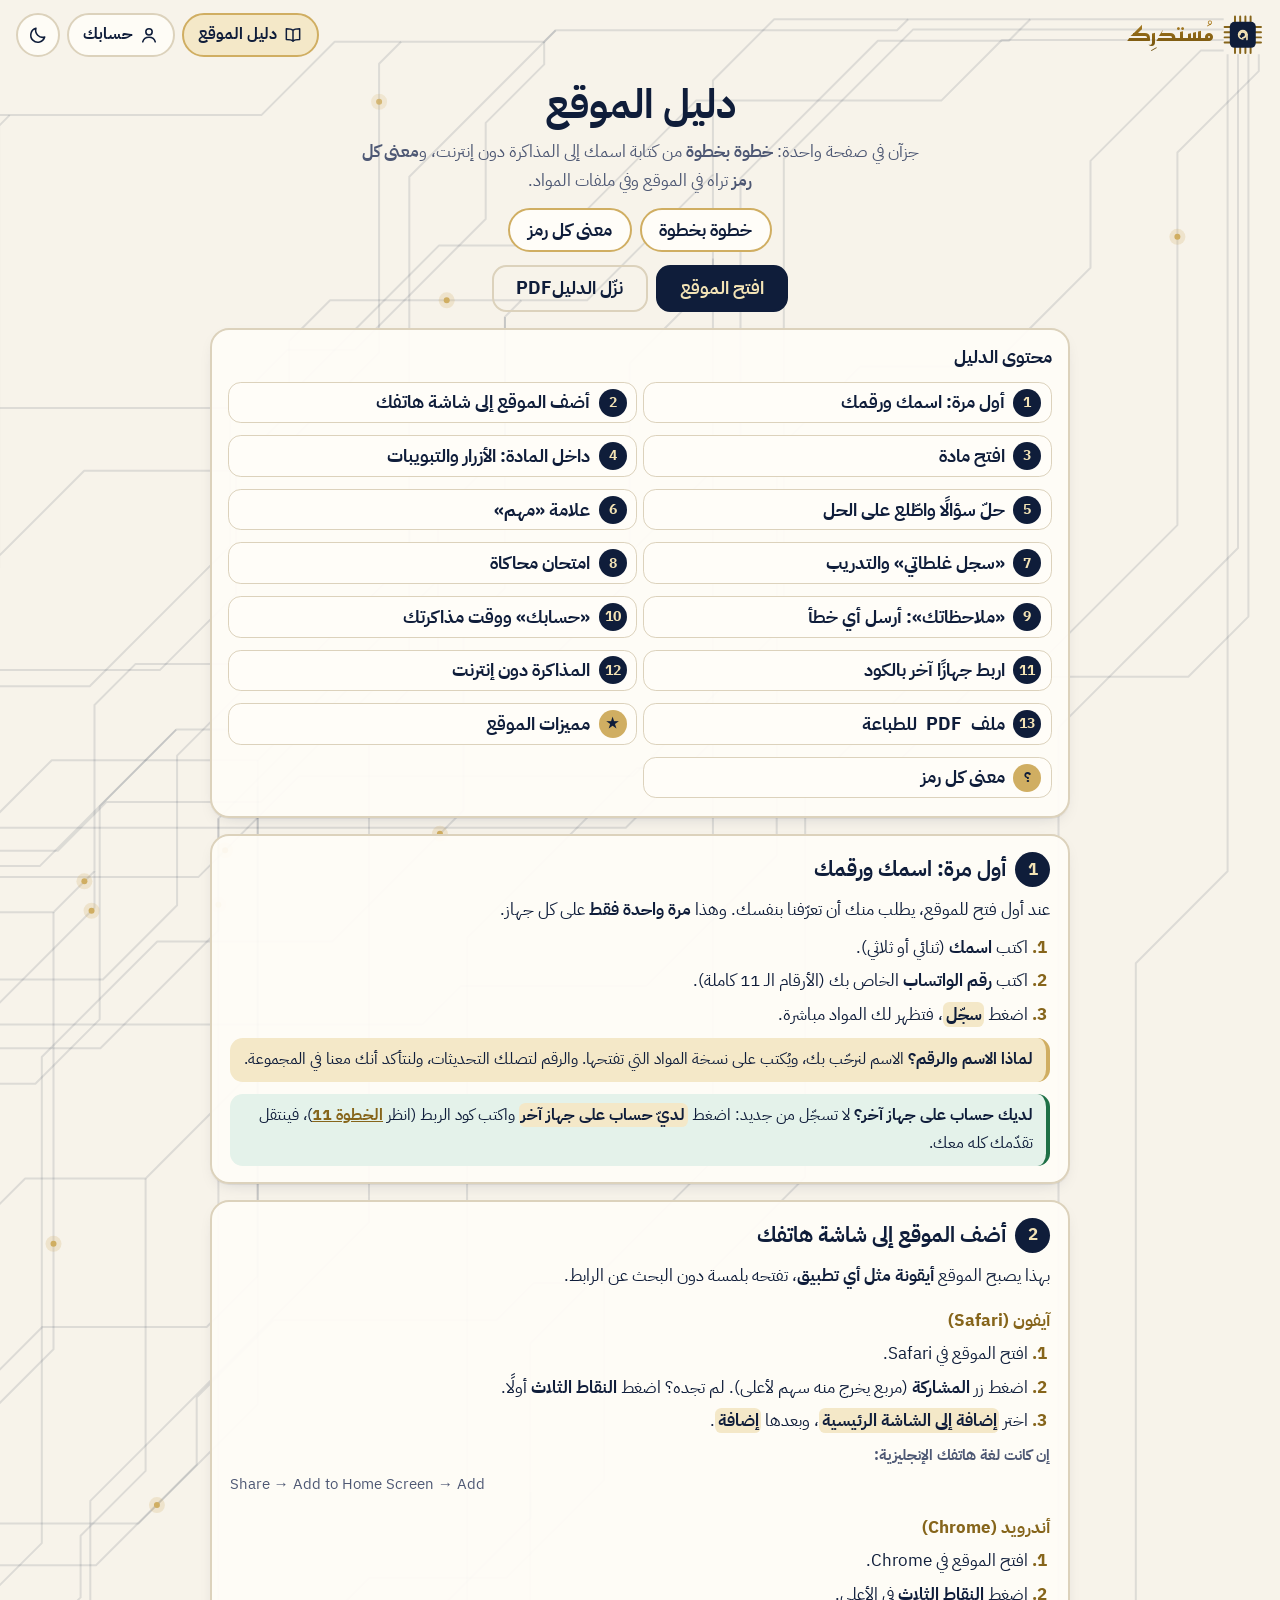
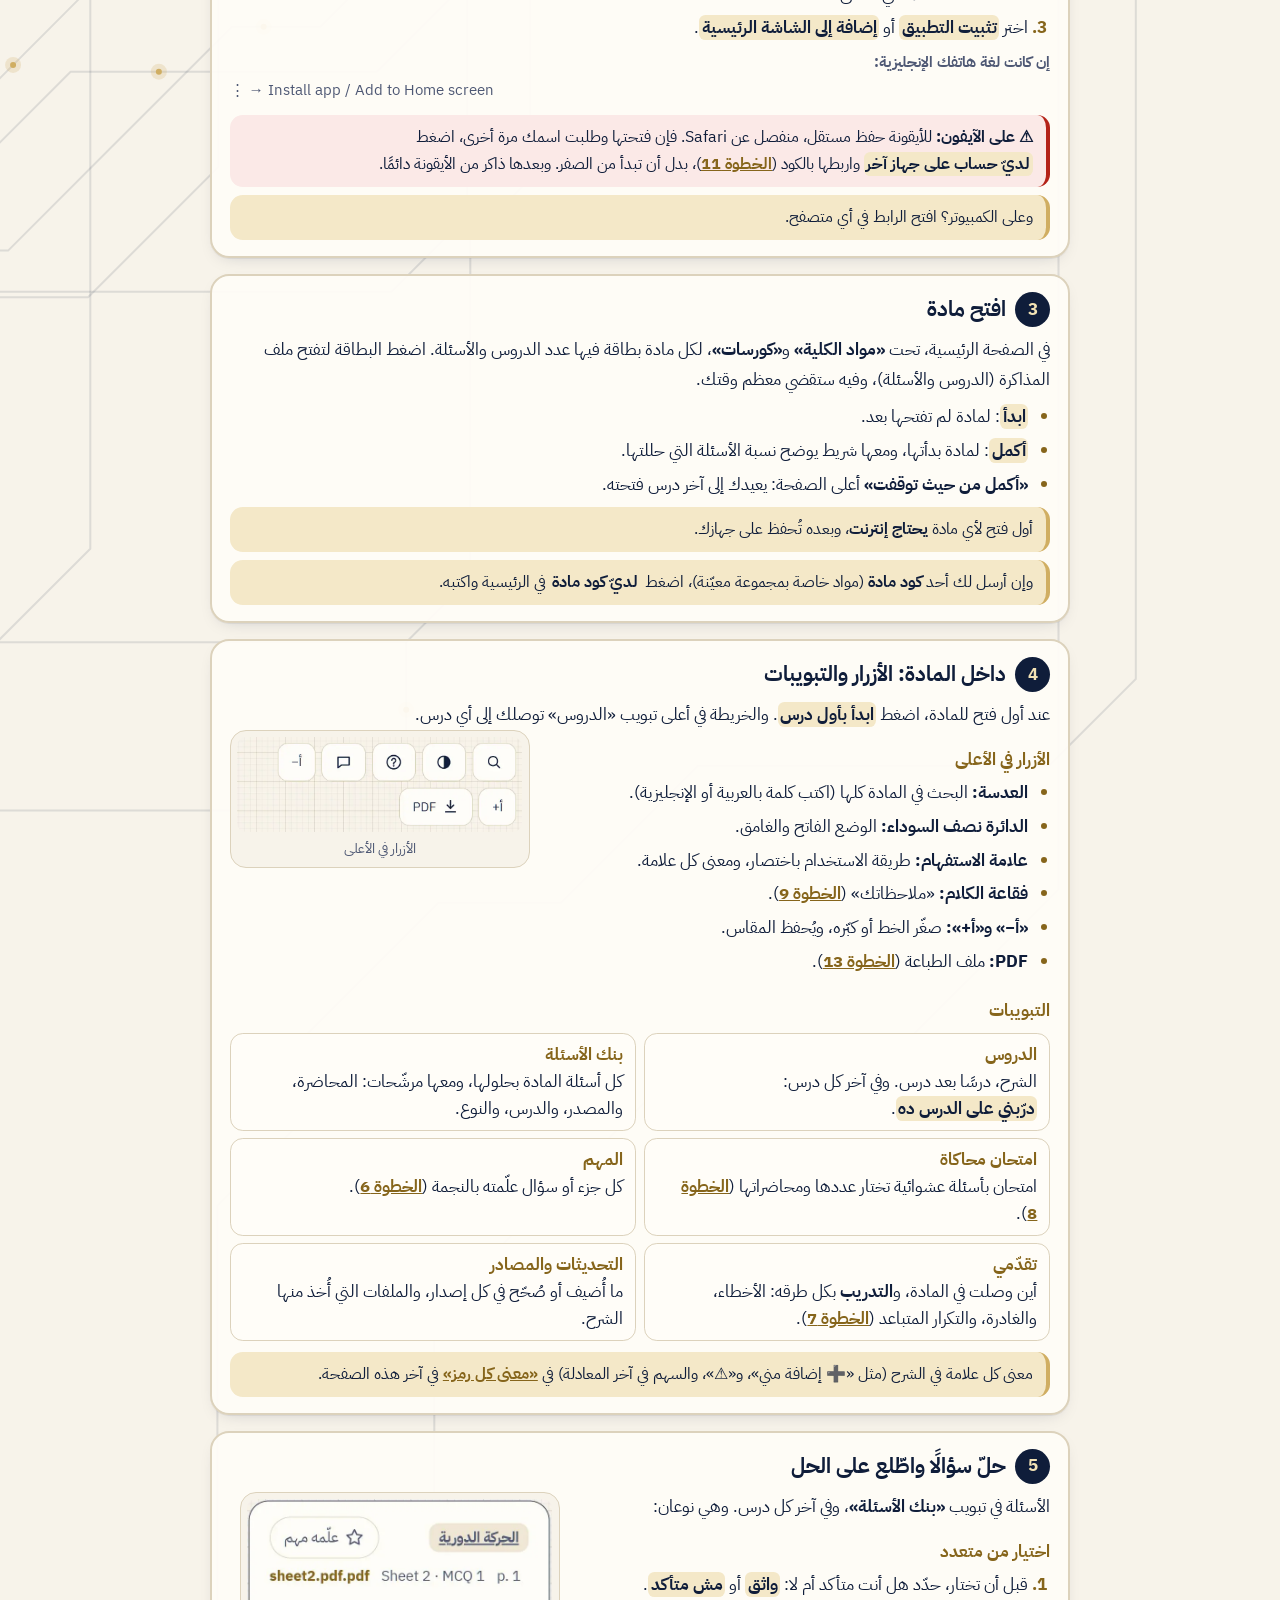
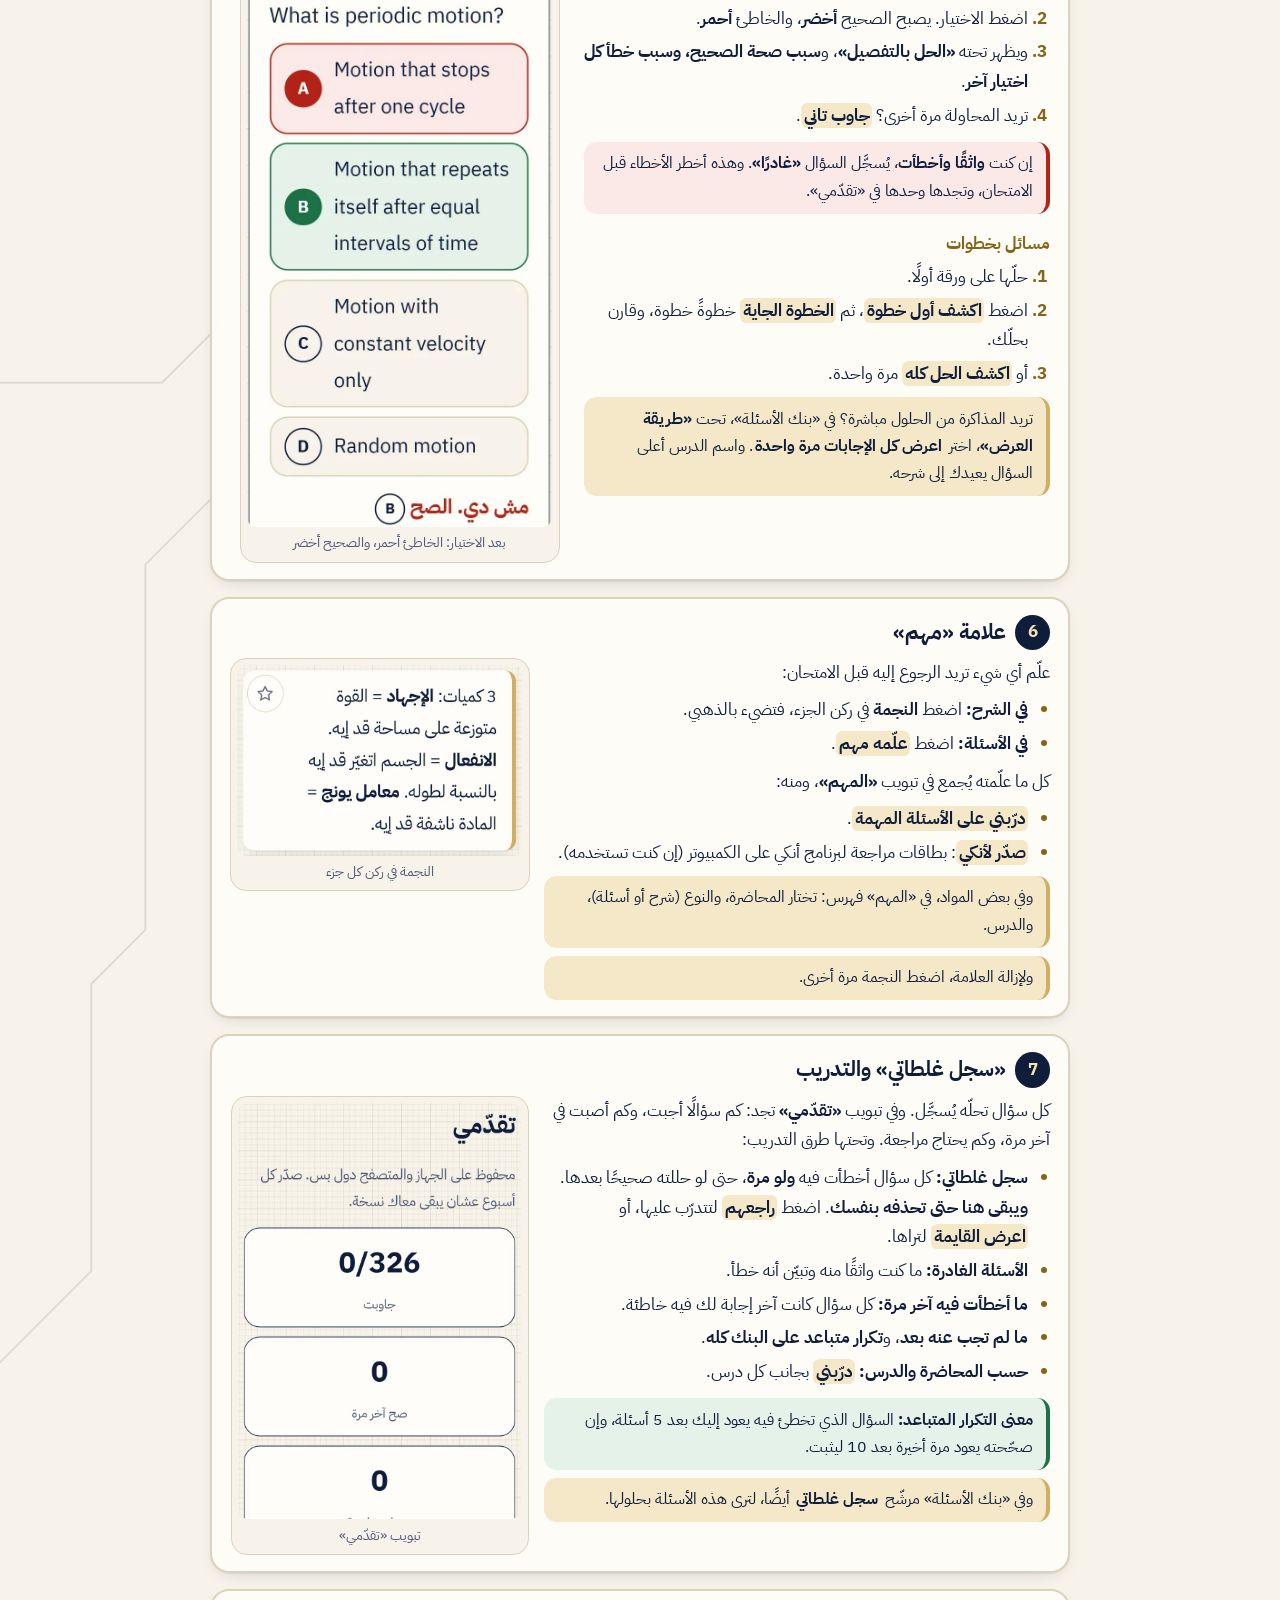
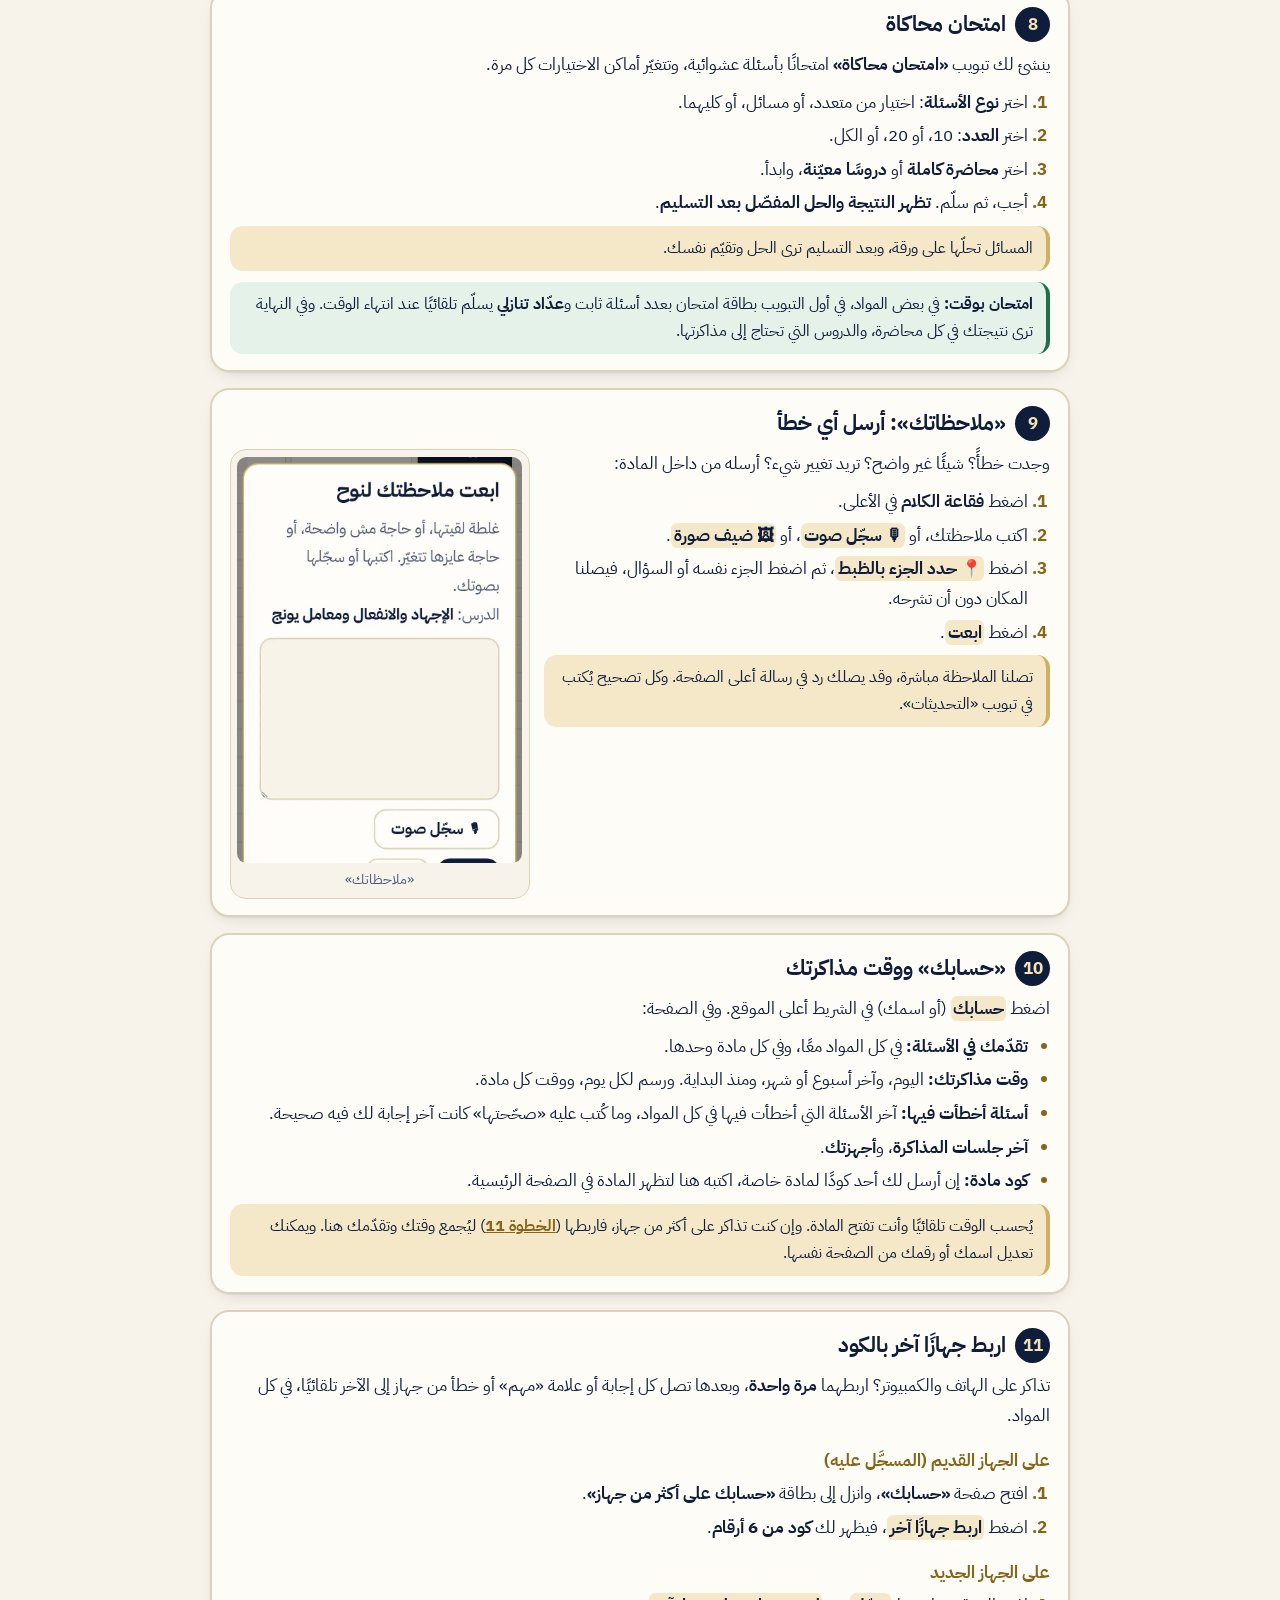
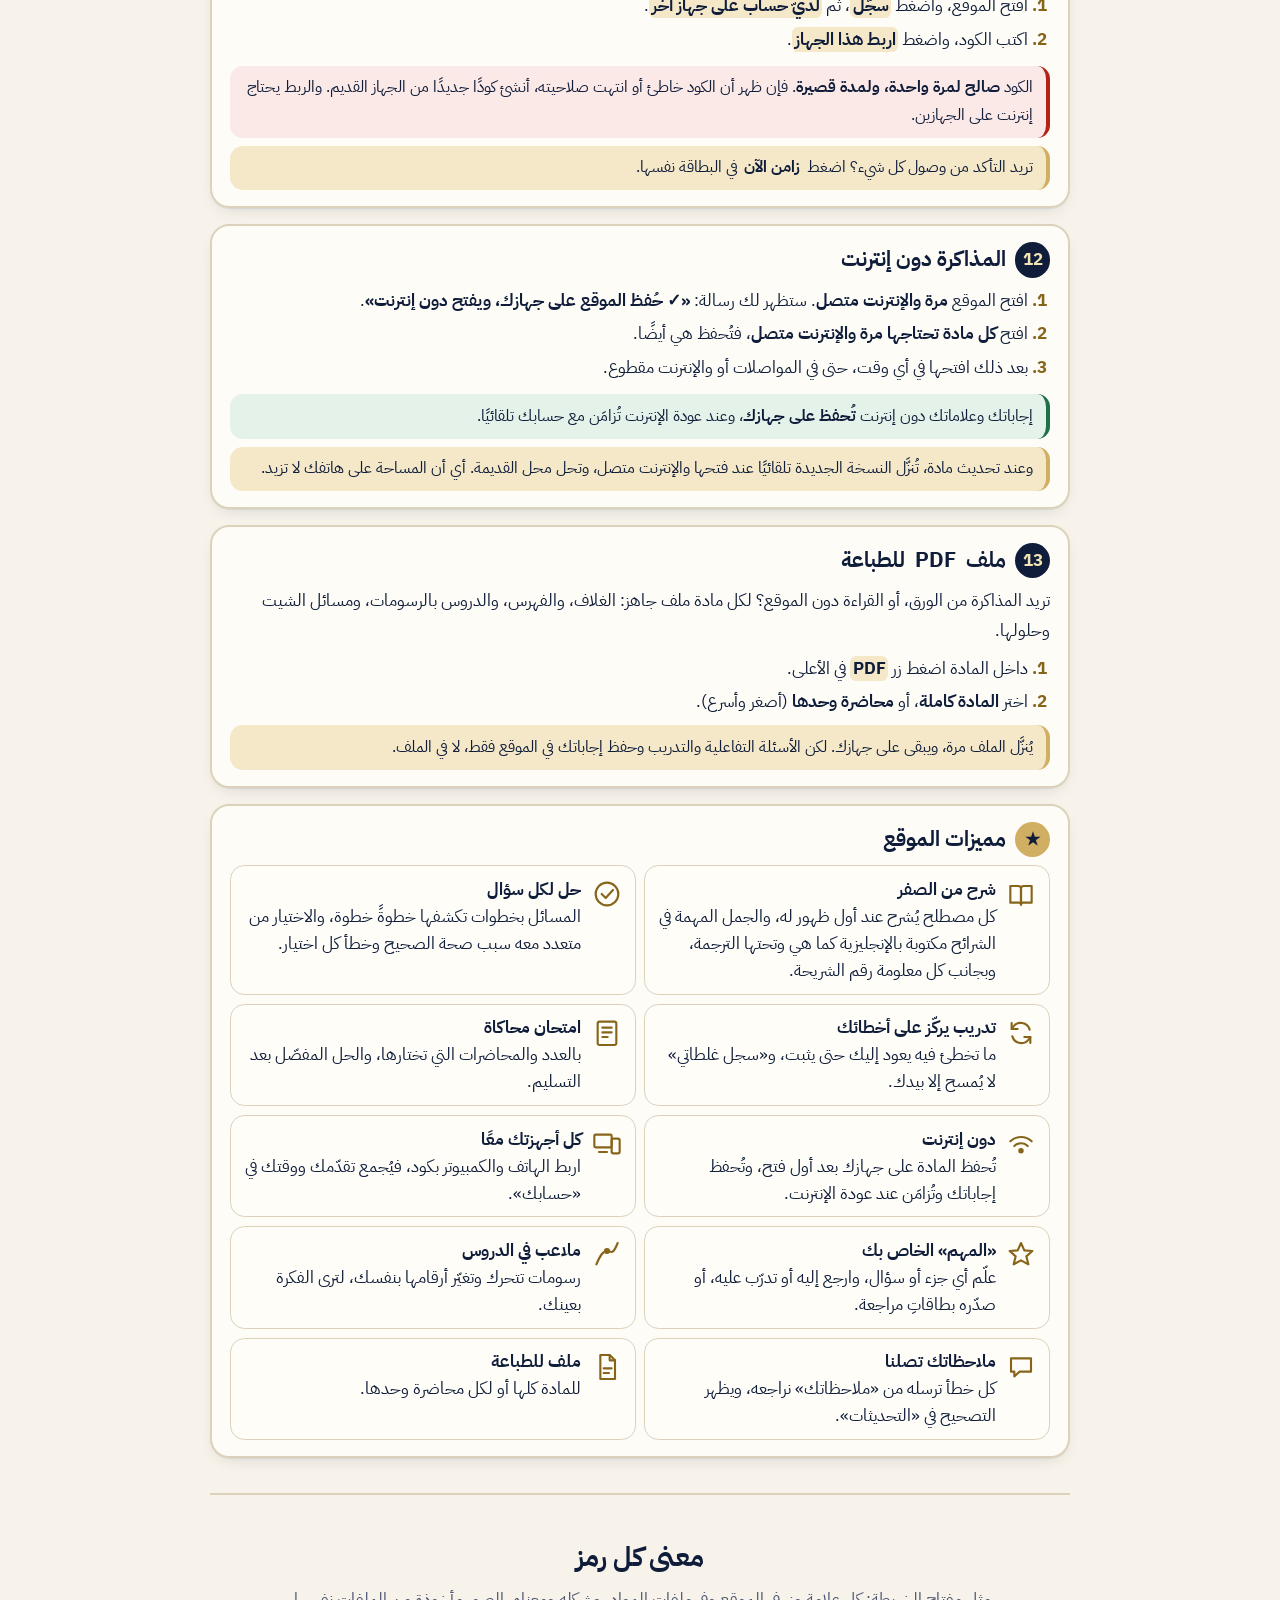
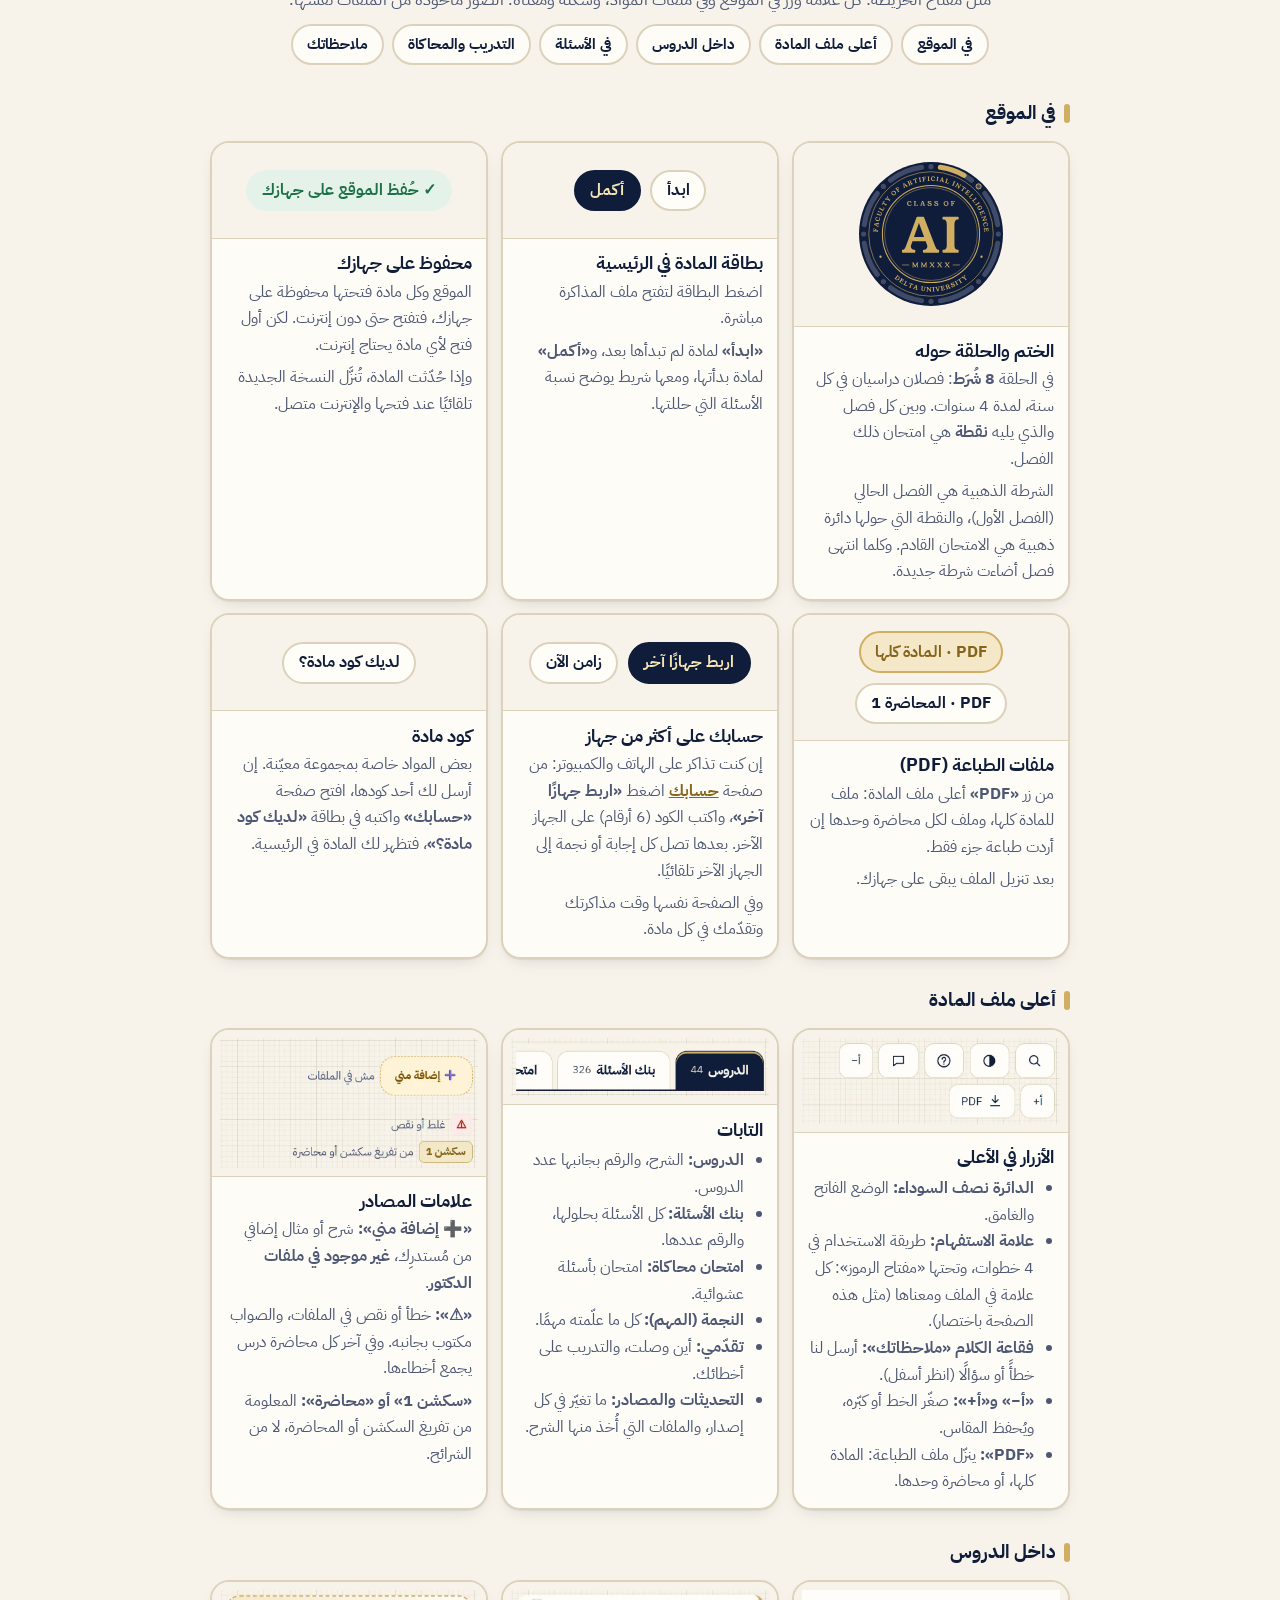
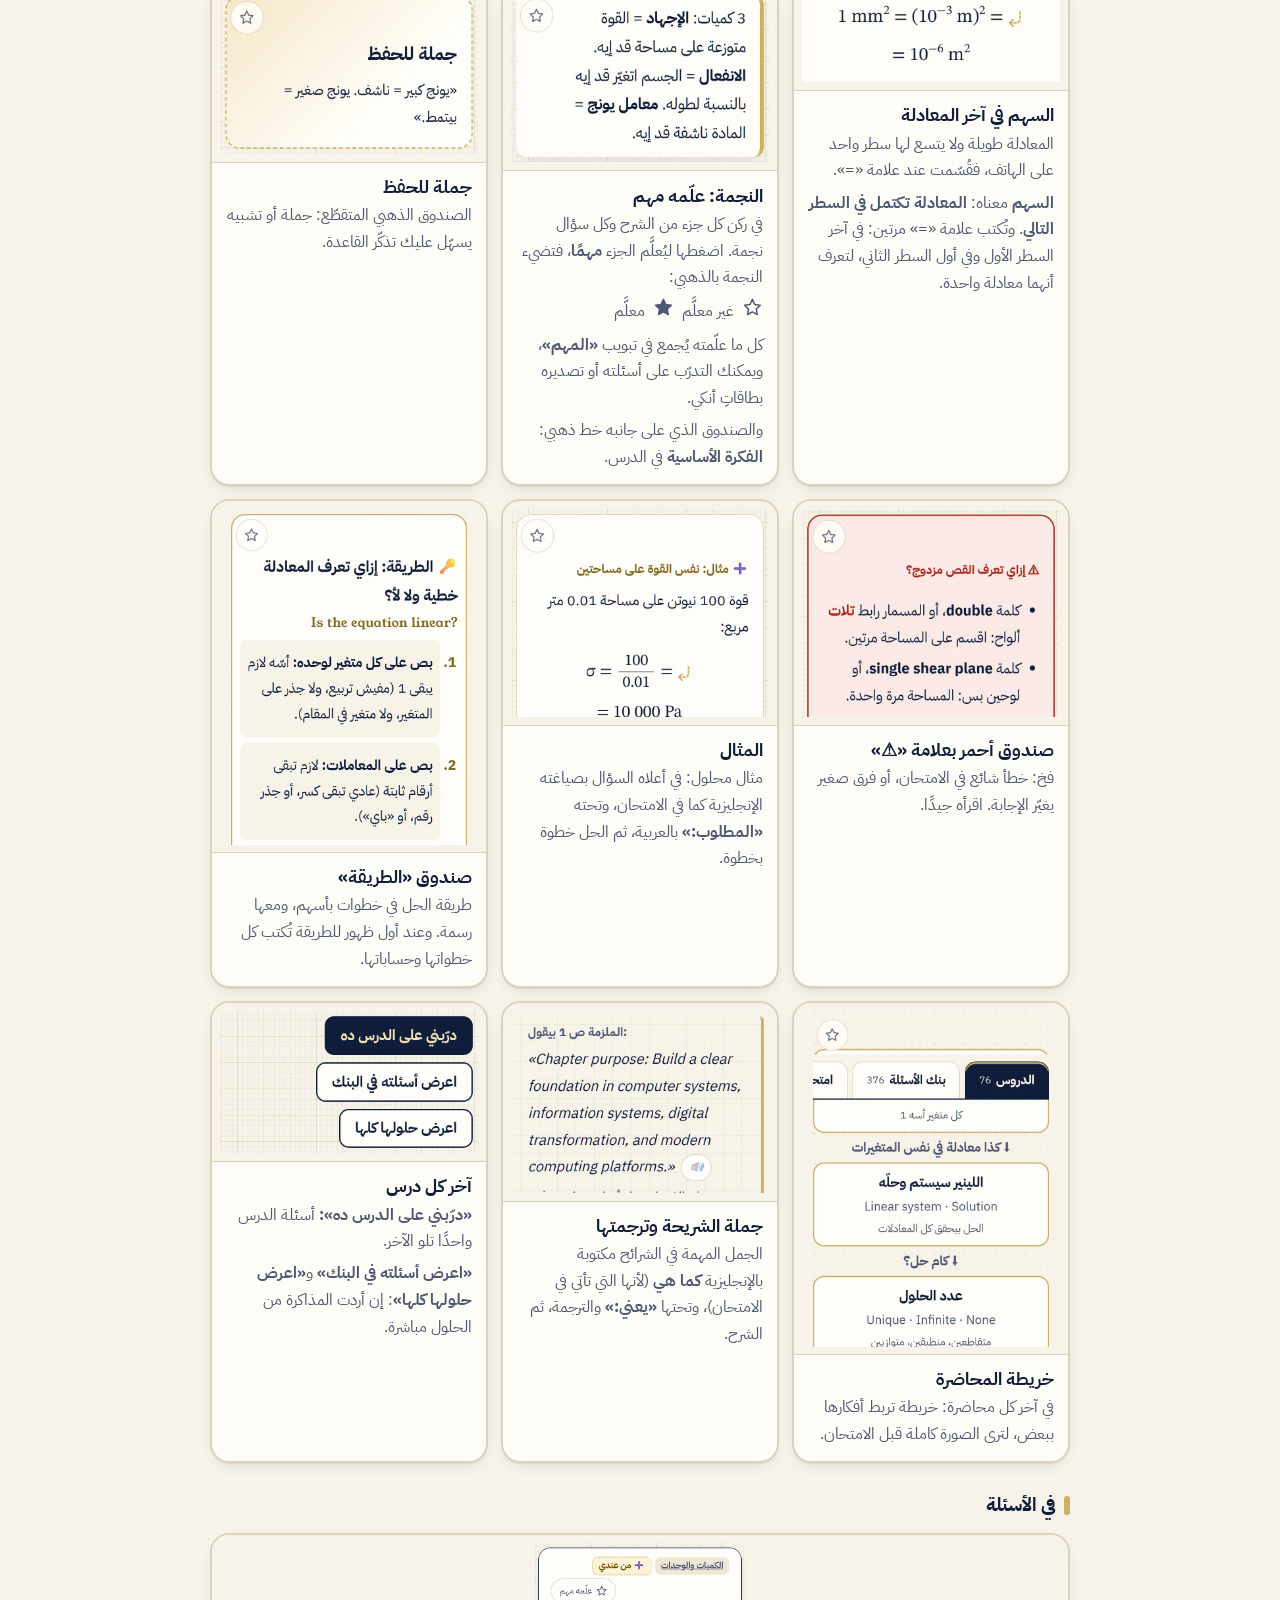
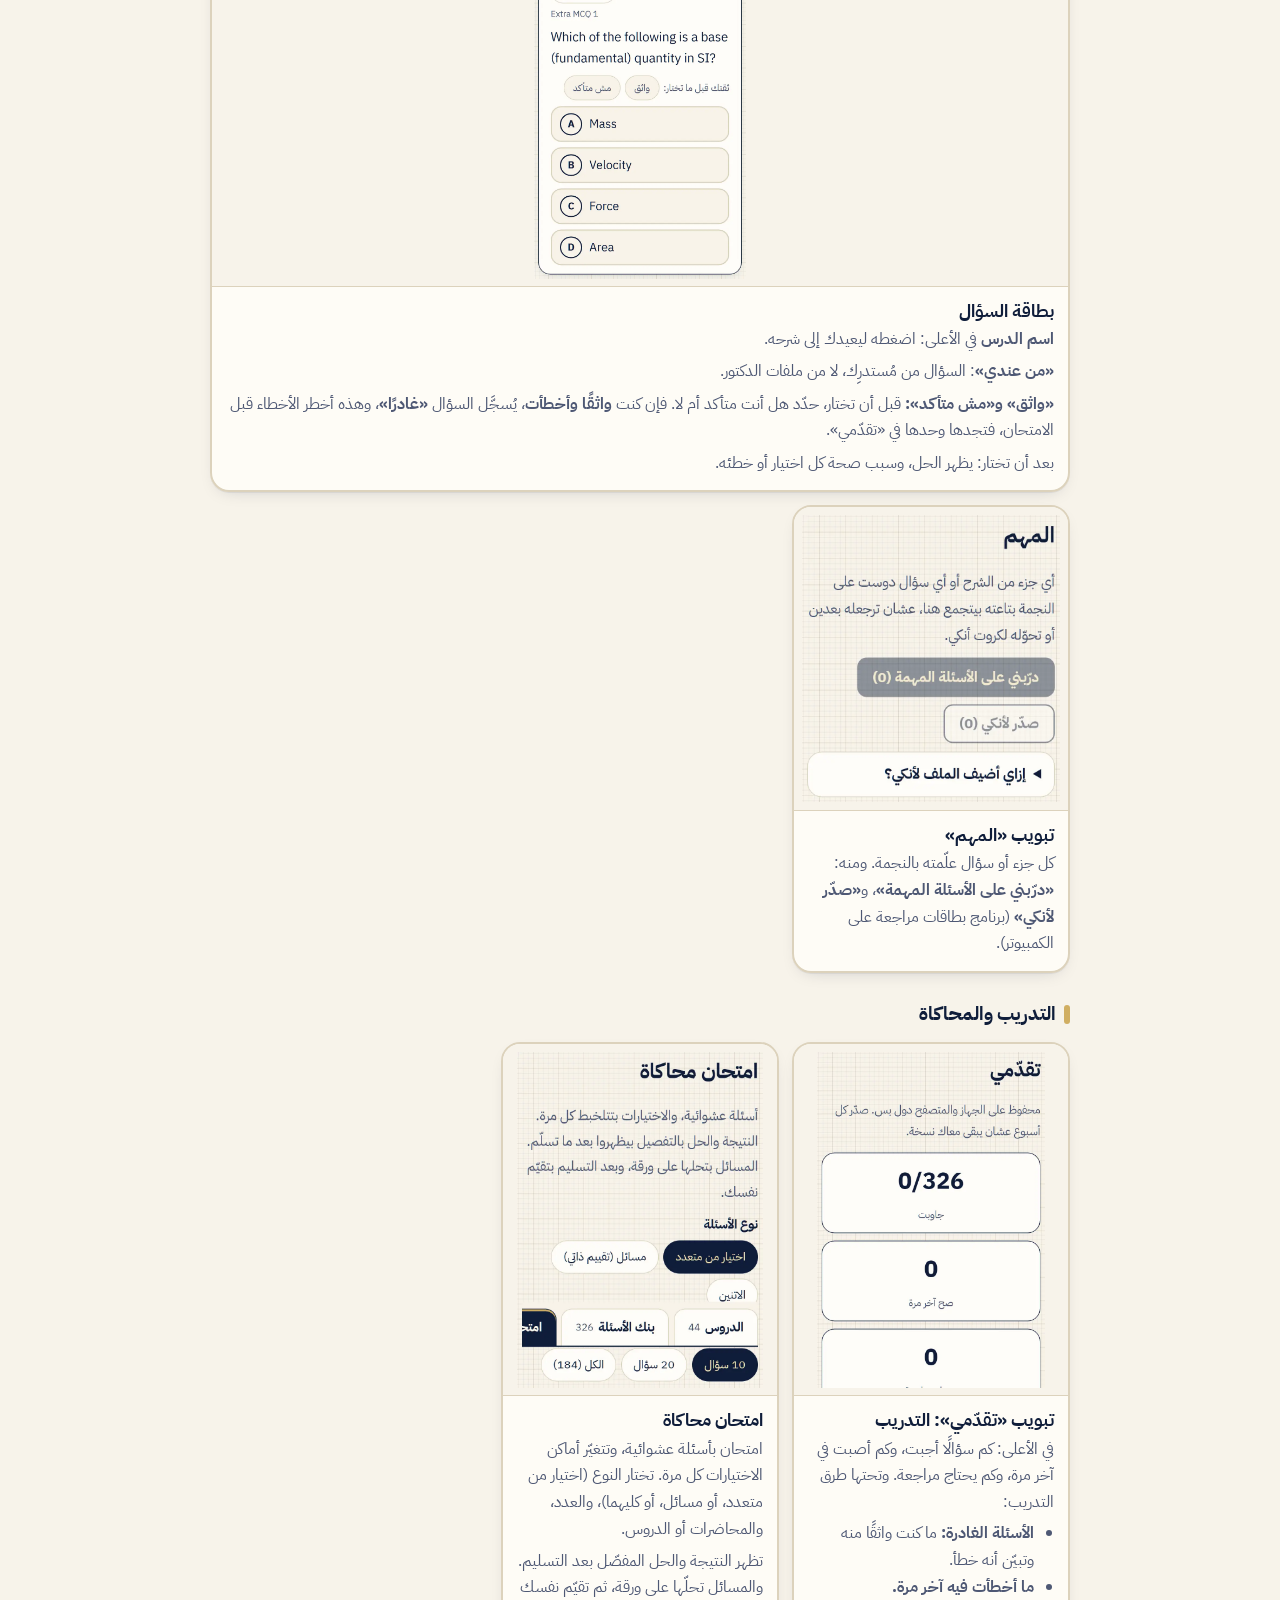
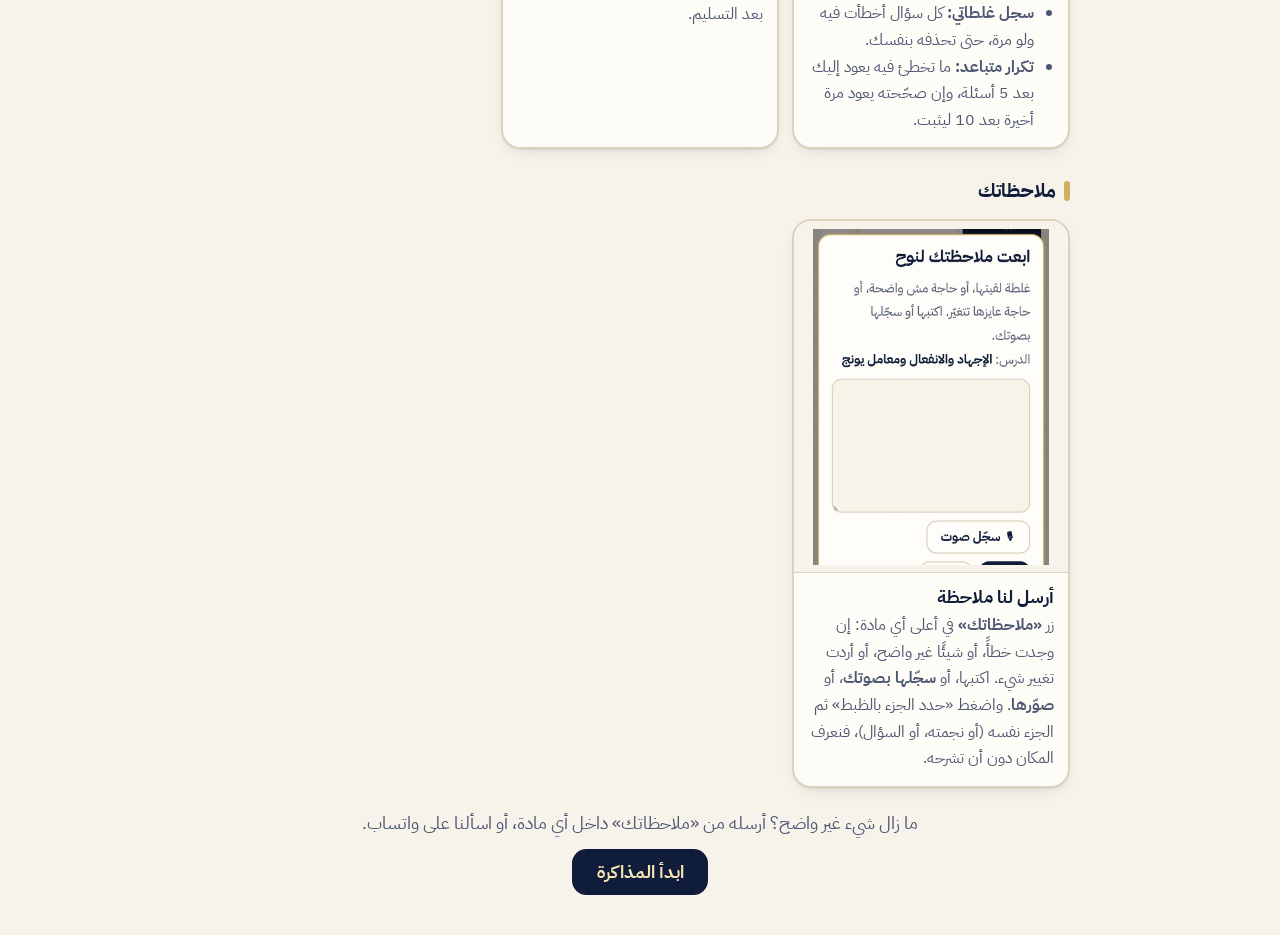
<file: key.html>
<!doctype html>
<html lang="ar" dir="rtl">
<head>
<meta charset="utf-8">
<meta name="viewport" content="width=device-width, initial-scale=1">
<title>دليل الموقع · مُستدرِك</title>
<!-- «دليل الرموز» اتدمج مع «شرح الموقع» في guide.html (طلب نوح 2026-11-28، بند 30). اللينك القديم بيحوّل لجزء «معنى كل رمز»، ومعاه نفس المكان (#k-q مثلاً) -->
<link rel="canonical" href="guide.html#rmoz">
<meta name="robots" content="noindex">
<script>location.replace("guide.html" + (/^#k-[a-z]+$/.test(location.hash) ? location.hash : "#rmoz"));</script>
<meta http-equiv="refresh" content="0; url=guide.html#rmoz">
</head>
<body>
<p><a href="guide.html#rmoz">دليل الموقع: معنى كل رمز</a></p>
</body>
</html>
</file>
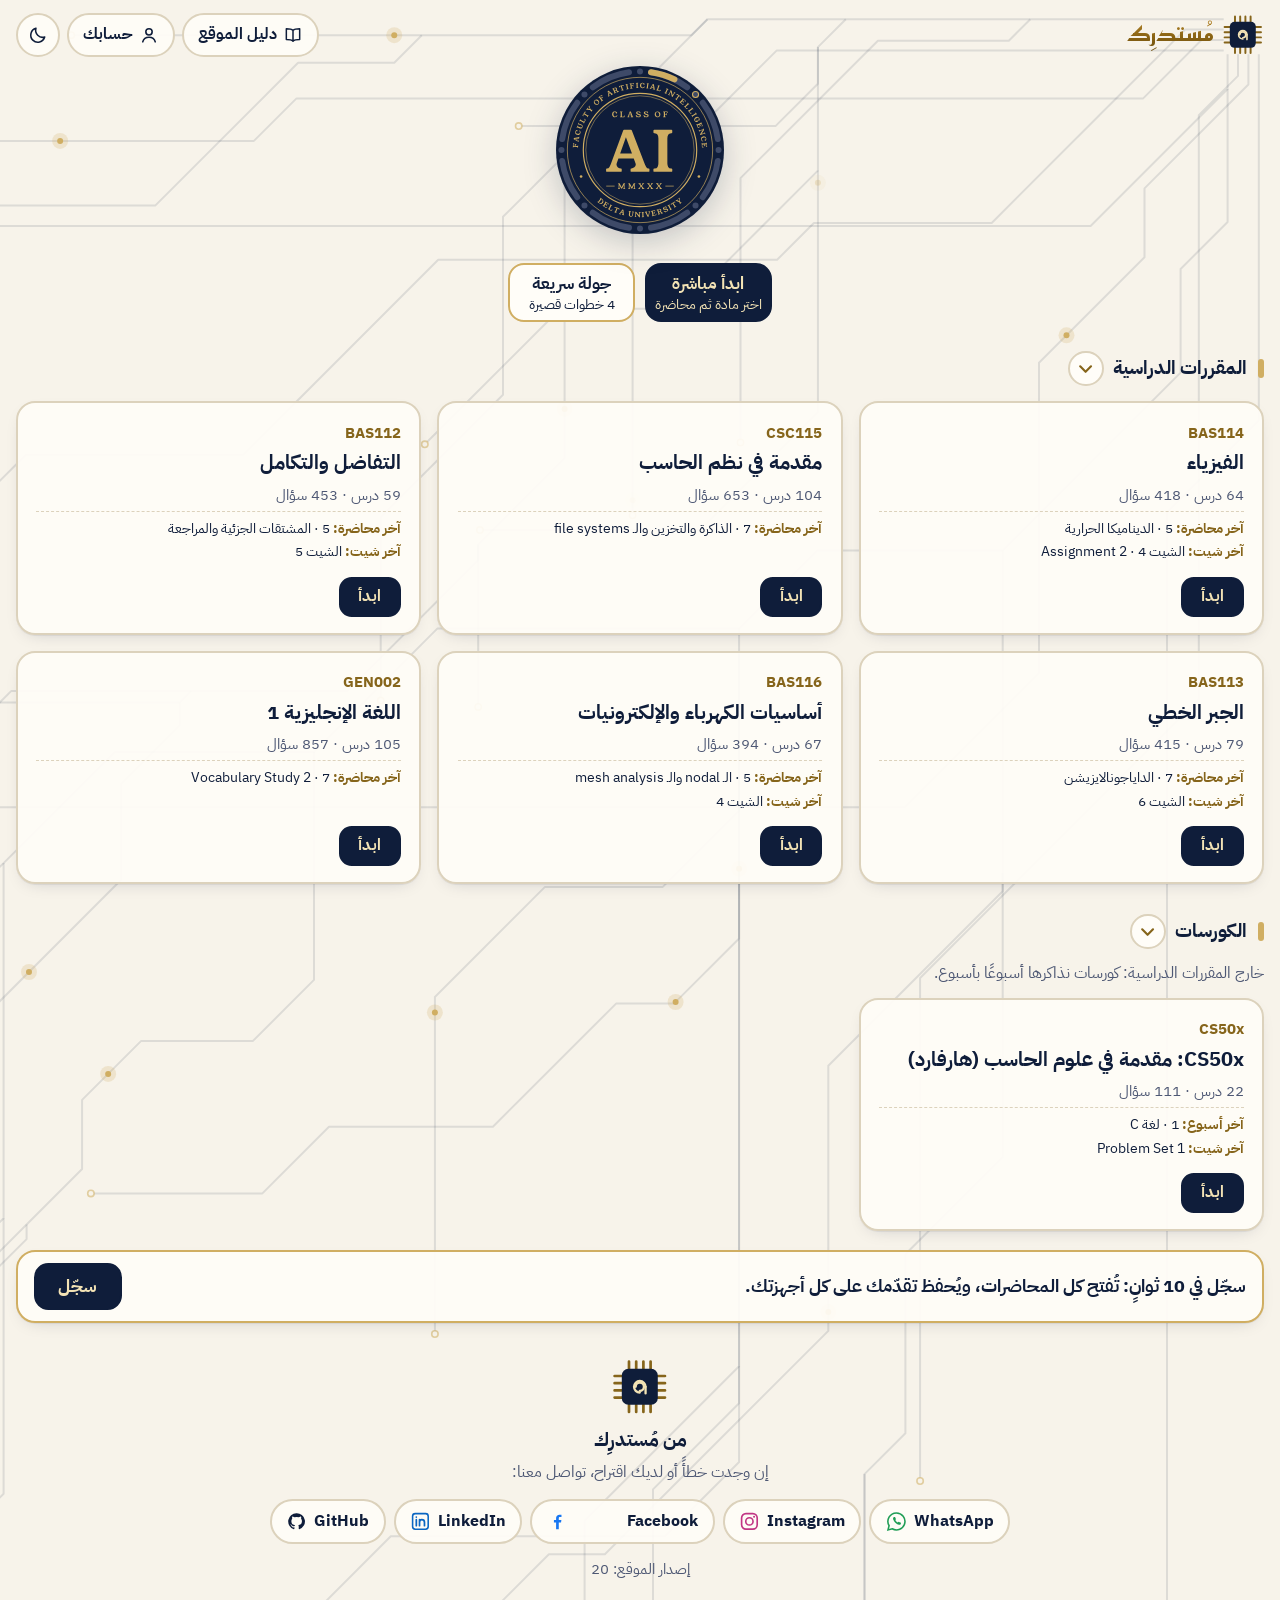
<file: m.html>
<!doctype html>
<html lang="ar" dir="rtl">
<head>
<meta charset="utf-8">
<meta name="viewport" content="width=device-width, initial-scale=1, viewport-fit=cover">
<title>المادة · مُستدرِك</title>
<meta name="description" content="صفحة المادة: افتح ملف المذاكرة، ونزّل ملفات الطباعة، وشوف الملاعب والمحاضرات.">
<link rel="manifest" href="manifest.webmanifest">
<link rel="icon" type="image/png" sizes="192x192" href="icons/icon-192.png">
<link rel="apple-touch-icon" sizes="180x180" href="icons/icon-180.png">
<meta name="apple-mobile-web-app-capable" content="yes">
<meta name="mobile-web-app-capable" content="yes">
<meta name="apple-mobile-web-app-title" content="مُستدرِك">
<meta name="theme-color" content="#F7F3EA" media="(prefers-color-scheme: light)">
<meta name="theme-color" content="#0B1530" media="(prefers-color-scheme: dark)">
<script>try{var t=localStorage.getItem("hub-theme")}catch(e){}document.documentElement.setAttribute("data-theme",t==="dark"?"dark":"light");</script>
<link rel="stylesheet" href="site.css">
</head>
<body>
<div class="wrap">
<nav class="top topnav" aria-label="الموقع">
  <a class="brand" href="./"><svg class="chip" viewBox="0 0 96 96" aria-hidden="true"><g class="pins" stroke-width="4.5" stroke-linecap="round"><path d="M30 6v12M42 6v12M54 6v12M66 6v12M30 78v12M42 78v12M54 78v12M66 78v12M6 30h12M6 42h12M6 54h12M6 66h12M78 30h12M78 42h12M78 54h12M78 66h12"/></g><rect class="die" x="18" y="18" width="60" height="60" rx="11"/><g class="meem" transform="translate(26 26) scale(1.375)" fill="none" stroke-width="2.8" stroke-linecap="round" stroke-linejoin="round"><path d="M23 16a7 7 0 1 0-7 7"/><path d="M16 21a5 5 0 1 0-5-5"/><path d="M23 16v8"/></g></svg><span>مُستدرِك</span></a>
  <a class="nbtn" href="guide.html" aria-label="دليل الموقع"><svg viewBox="0 0 24 24" aria-hidden="true"><path d="M12 6.5C10.5 5 8.3 4.5 4 4.5v13c4.3 0 6.5.5 8 2 1.5-1.5 3.7-2 8-2v-13c-4.3 0-6.5.5-8 2Zm0 0v13" fill="none" stroke="currentColor" stroke-width="1.8" stroke-linejoin="round"/></svg><span>دليل الموقع</span></a>
  <a class="nbtn" href="account.html" id="nav-me"><svg viewBox="0 0 24 24" aria-hidden="true"><circle cx="12" cy="8.2" r="3.8" fill="none" stroke="currentColor" stroke-width="1.9"/><path d="M4.5 20.2c.9-3.6 3.9-5.6 7.5-5.6s6.6 2 7.5 5.6" fill="none" stroke="currentColor" stroke-width="1.9" stroke-linecap="round"/></svg><span>حسابك</span></a>
  <button type="button" class="nbtn ic" id="theme" aria-label="الوضع الغامق"></button>
</nav>
<p class="crumb"><a href="./">المواد</a> ← <span id="crumb-name"></span></p>
<header class="chero">
  <span class="ccode" id="c-code"></span>
  <h1 id="c-name"></h1>
  <p class="cen" id="c-en" lang="en"></p>
  <p class="ver" id="c-ver"></p>
  <div class="acts">
    <a class="bigbtn" id="c-open" href="./"><svg viewBox="0 0 24 24" aria-hidden="true"><path d="M5 4.5h9.5L19 9v10.5H5z" fill="none" stroke="currentColor" stroke-width="1.9" stroke-linejoin="round"/><path d="M10 11l4 2.5-4 2.5z" fill="currentColor"/></svg>افتح المادة</a>
    <button type="button" class="bigbtn ghost" id="c-pdf-top" hidden><span data-pl>نزّل ملف PDF كاملًا</span><svg viewBox="0 0 24 24" aria-hidden="true"><path d="M12 4v11M7 10.5l5 5 5-5M5 19.5h14" fill="none" stroke="currentColor" stroke-width="2" stroke-linecap="round" stroke-linejoin="round"/></svg></button>
    <p class="saved" id="c-soon" hidden>قريبًا</p>
  </div>
  <p class="saved" id="c-saved"></p>
  <div class="stiles" id="c-tiles"></div>
</header>

<div class="cgrid">
<aside class="cside">
  <section id="pdf-sec" aria-labelledby="pdf-h" hidden>
    <h2 class="sec" id="pdf-h">ملفات الطباعة (PDF)</h2>
    <p class="lead">ملف للمادة كلها، وملف لكل محاضرة وحدها إن أردت طباعة جزء فقط. وبعد تنزيل الملف يبقى على جهازك.</p>
    <div class="pdfs" id="c-pdfs"></div>
  </section>
</aside>
<div class="cmain">
  <section id="lab-sec" aria-labelledby="lab-h" hidden>
    <h2 class="sec" id="lab-h">ملاعب المادة</h2>
    <p class="lead" id="lab-lead"></p>
    <div class="labs" id="labs-star"></div>
    <details class="labmore" id="lab-more"><summary>بقية الملاعب (<span id="lab-more-n"></span>)</summary><div class="labs small" id="labs-rest"></div></details>
    <p class="try">الملاعب داخل الدروس نفسها: افتح المادة، واذهب إلى الدرس المكتوب تحت الصورة.</p>
  </section>
  <section id="lec-sec" aria-labelledby="lec-h" hidden>
    <h2 class="sec" id="lec-h">محتوى المادة</h2>
    <p class="lead">اضغط أي محاضرة لترى دروسها.</p>
    <div class="lecs" id="c-lecs"></div>
  </section>
  <section id="way-sec" aria-labelledby="way-h" hidden>
    <h2 class="sec" id="way-h">طريقة الشرح</h2>
    <p class="lede-q" id="c-lede"></p>
    <div class="ways" id="c-ways"></div>
    <p class="try">معنى كل رمز داخل المادة (النجمة، والسهم في المعادلة، و«واثق»، والمحاكاة…) في <a class="inl" href="guide.html#rmoz">دليل الموقع</a>.</p>
  </section>
</div>
</div>

<dialog class="lbox" id="lbox" aria-label="صورة الملعب"><figure></figure><button type="button" class="btn x">أغلق</button></dialog>
<footer class="credit">
  <svg class="chip chip-f" viewBox="0 0 96 96" aria-hidden="true"><g class="pins" stroke-width="4.5" stroke-linecap="round"><path d="M30 6v12M42 6v12M54 6v12M66 6v12M30 78v12M42 78v12M54 78v12M66 78v12M6 30h12M6 42h12M6 54h12M6 66h12M78 30h12M78 42h12M78 54h12M78 66h12"/></g><rect class="die" x="18" y="18" width="60" height="60" rx="11"/><g class="meem" transform="translate(26 26) scale(1.375)" fill="none" stroke-width="2.8" stroke-linecap="round" stroke-linejoin="round"><path d="M23 16a7 7 0 1 0-7 7"/><path d="M16 21a5 5 0 1 0-5-5"/><path d="M23 16v8"/></g></svg>
  <h2>من مُستدرِك</h2>
  <p>إن وجدت خطأً أو لديك اقتراح: <a class="inl" href="https://wa.me/201114232172" target="_blank" rel="noopener">تواصل معنا على واتساب</a></p>
</footer>
</div>
<script src="ui.js"></script>
<script src="fx.js" defer></script>
<script src="stats.js" data-page="course" defer></script>
<script src="acct.js" defer></script>
<script src="pdf.js" defer></script>
<script src="course.js" defer></script>
</body>
</html>
</file>
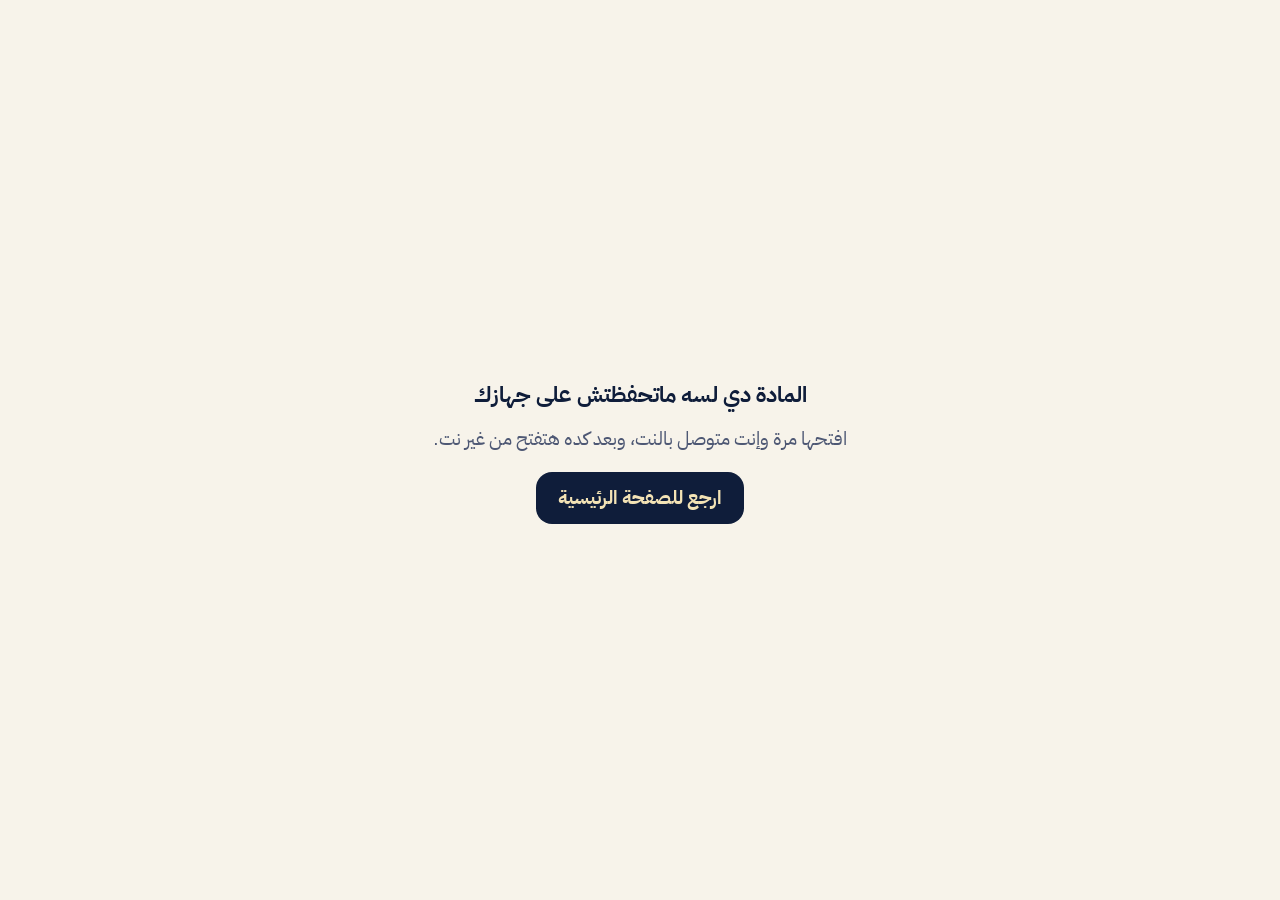
<file: courses/BAS112_Calculus.html>
<!doctype html>
<html lang="ar" dir="rtl"><head><meta charset="utf-8"><meta name="viewport" content="width=device-width, initial-scale=1"><meta name="robots" content="noindex"><title>بيفتح المادة…</title>
<script>location.replace("../c.html?s=BAS112_Calculus" + location.hash);</script></head>
<body><p><a href="../c.html?s=BAS112_Calculus">افتح المادة</a></p></body></html>
</file>
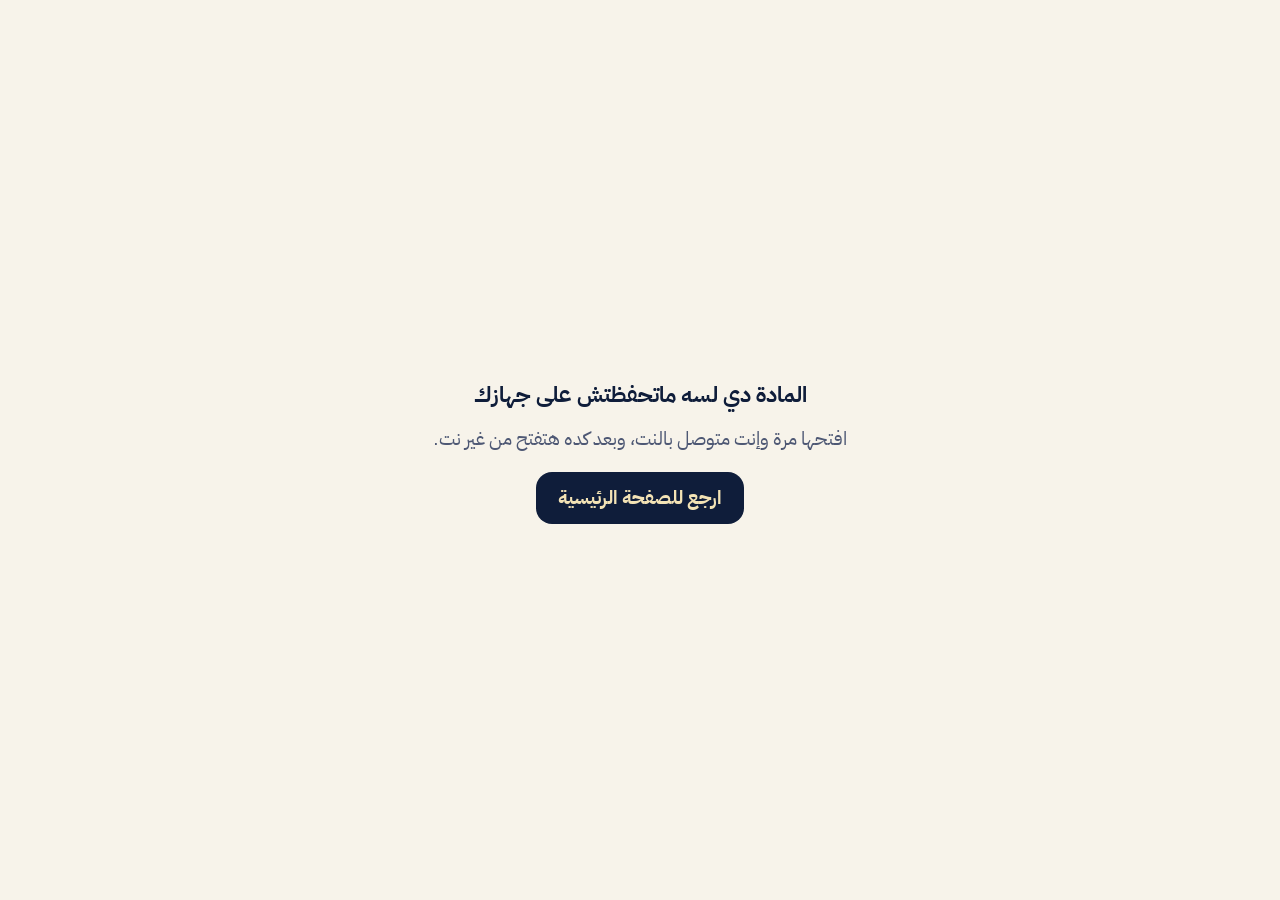
<file: courses/BAS113_LinearAlgebra.html>
<!doctype html>
<html lang="ar" dir="rtl"><head><meta charset="utf-8"><meta name="viewport" content="width=device-width, initial-scale=1"><meta name="robots" content="noindex"><title>بيفتح المادة…</title>
<script>location.replace("../c.html?s=BAS113_LinearAlgebra" + location.hash);</script></head>
<body><p><a href="../c.html?s=BAS113_LinearAlgebra">افتح المادة</a></p></body></html>
</file>
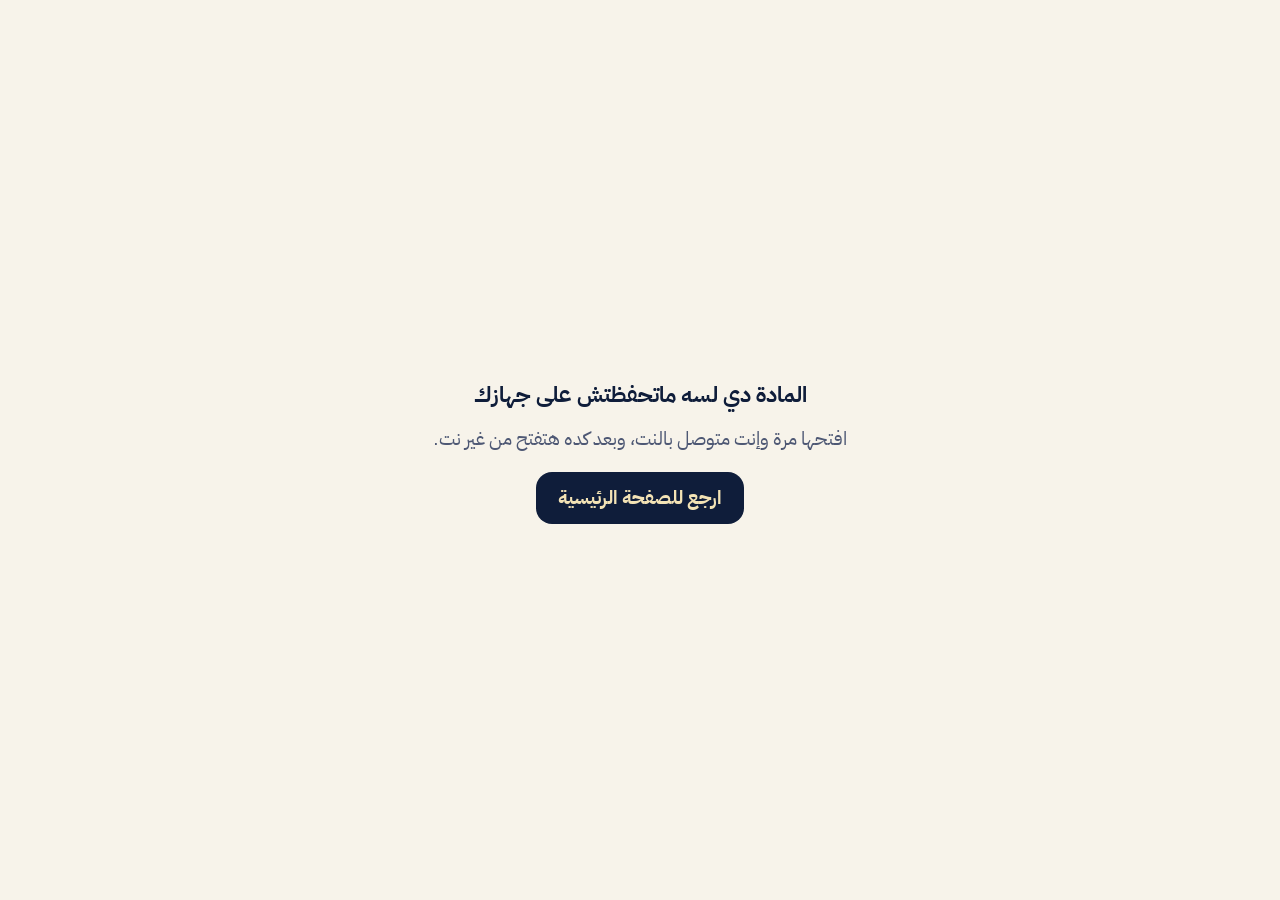
<file: courses/BAS114_Physics.html>
<!doctype html>
<html lang="ar" dir="rtl"><head><meta charset="utf-8"><meta name="viewport" content="width=device-width, initial-scale=1"><meta name="robots" content="noindex"><title>بيفتح المادة…</title>
<script>location.replace("../c.html?s=BAS114_Physics" + location.hash);</script></head>
<body><p><a href="../c.html?s=BAS114_Physics">افتح المادة</a></p></body></html>
</file>
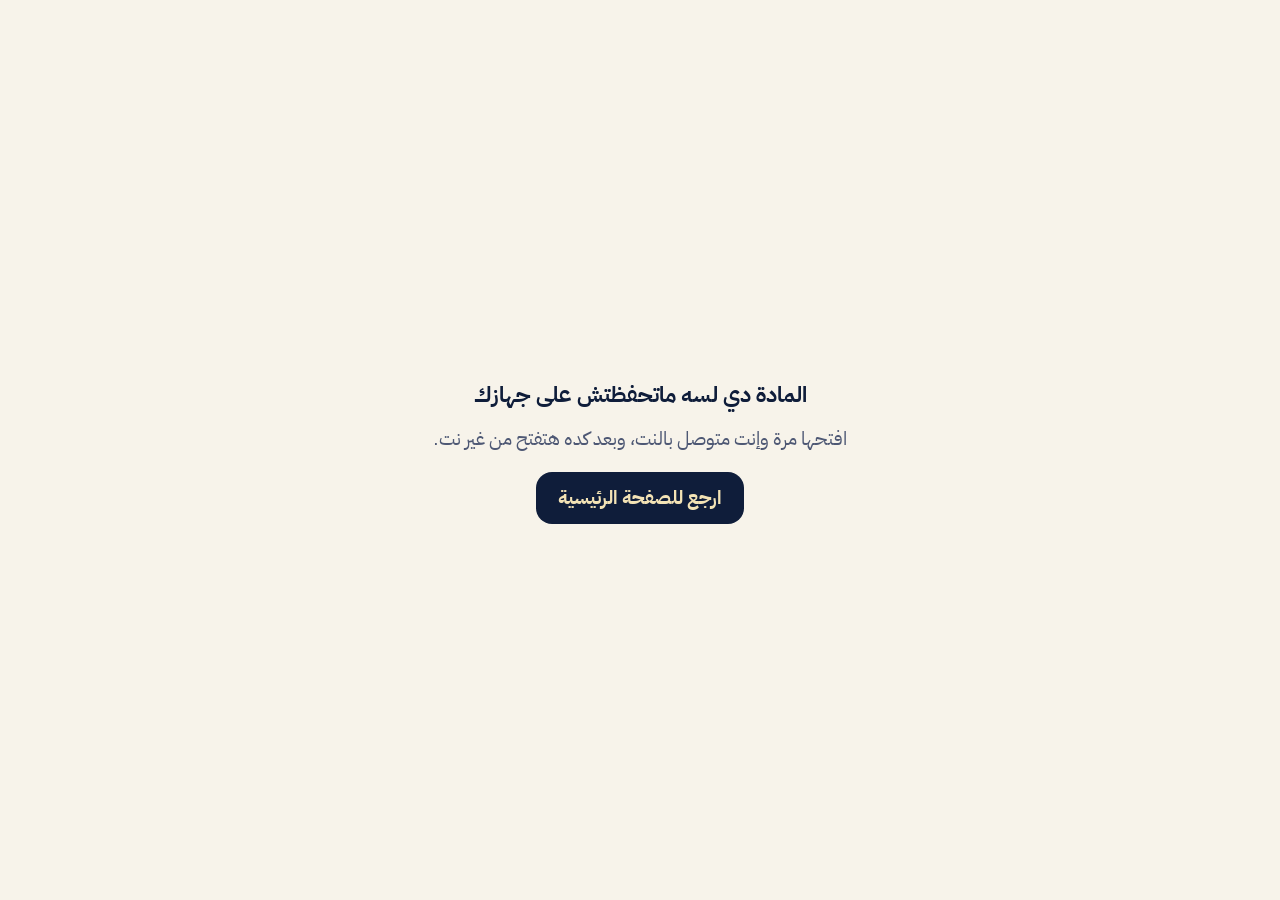
<file: courses/BAS116_Electronics.html>
<!doctype html>
<html lang="ar" dir="rtl"><head><meta charset="utf-8"><meta name="viewport" content="width=device-width, initial-scale=1"><meta name="robots" content="noindex"><title>بيفتح المادة…</title>
<script>location.replace("../c.html?s=BAS116_Electronics" + location.hash);</script></head>
<body><p><a href="../c.html?s=BAS116_Electronics">افتح المادة</a></p></body></html>
</file>
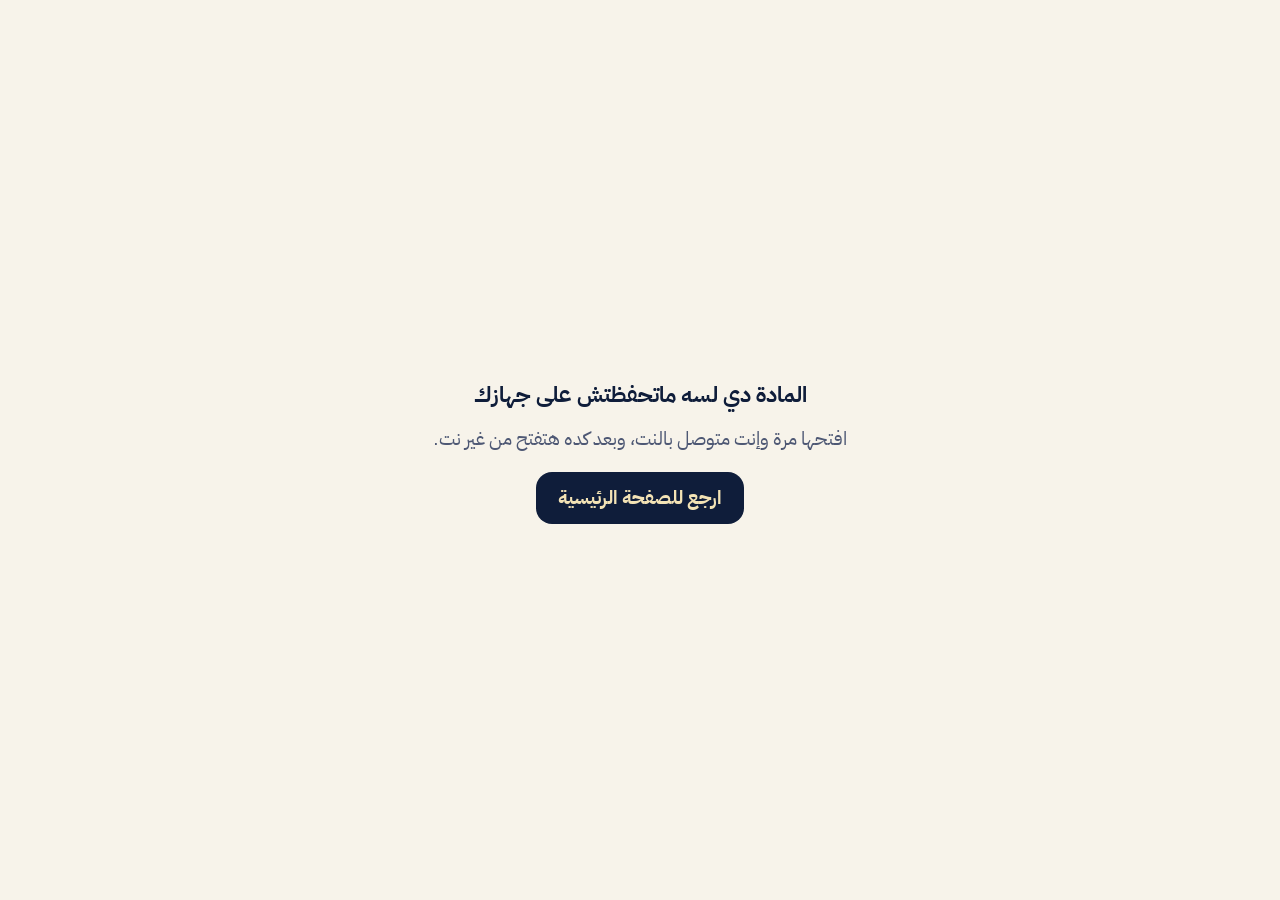
<file: courses/CSC115_ComputerSystems.html>
<!doctype html>
<html lang="ar" dir="rtl"><head><meta charset="utf-8"><meta name="viewport" content="width=device-width, initial-scale=1"><meta name="robots" content="noindex"><title>بيفتح المادة…</title>
<script>location.replace("../c.html?s=CSC115_ComputerSystems" + location.hash);</script></head>
<body><p><a href="../c.html?s=CSC115_ComputerSystems">افتح المادة</a></p></body></html>
</file>
<file: site.css>
/* تصميم الموقع (الصفحة الرئيسية والشرح): ألوان الملفات الدراسية، وخلفية مسارات شريحة إلكترونية. */
@font-face{font-family:"IBM Plex Sans Arabic";font-weight:400;font-display:swap;src:url(fonts/plex-ar-400.woff2) format("woff2");unicode-range:U+0600-06FF, U+0750-077F, U+0870-088E, U+0890-0891, U+0897-08E1, U+08E3-08FF, U+200C-200E, U+2010-2011, U+204F, U+2E41, U+FB50-FDFF, U+FE70-FE74, U+FE76-FEFC, U+102E0-102FB, U+10E60-10E7E, U+10EC2-10EC4, U+10EFC-10EFF, U+1EE00-1EE03, U+1EE05-1EE1F, U+1EE21-1EE22, U+1EE24, U+1EE27, U+1EE29-1EE32, U+1EE34-1EE37, U+1EE39, U+1EE3B, U+1EE42, U+1EE47, U+1EE49, U+1EE4B, U+1EE4D-1EE4F, U+1EE51-1EE52, U+1EE54, U+1EE57, U+1EE59, U+1EE5B, U+1EE5D, U+1EE5F, U+1EE61-1EE62, U+1EE64, U+1EE67-1EE6A, U+1EE6C-1EE72, U+1EE74-1EE77, U+1EE79-1EE7C, U+1EE7E, U+1EE80-1EE89, U+1EE8B-1EE9B, U+1EEA1-1EEA3, U+1EEA5-1EEA9, U+1EEAB-1EEBB, U+1EEF0-1EEF1}
@font-face{font-family:"IBM Plex Sans Arabic";font-weight:400;font-display:swap;src:url(fonts/plex-lat-400.woff2) format("woff2");unicode-range:U+0000-00FF, U+0131, U+0152-0153, U+02BB-02BC, U+02C6, U+02DA, U+02DC, U+0304, U+0308, U+0329, U+2000-206F, U+20AC, U+2122, U+2191, U+2193, U+2212, U+2215, U+FEFF, U+FFFD}
@font-face{font-family:"IBM Plex Sans Arabic";font-weight:700;font-display:swap;src:url(fonts/plex-ar-700.woff2) format("woff2");unicode-range:U+0600-06FF, U+0750-077F, U+0870-088E, U+0890-0891, U+0897-08E1, U+08E3-08FF, U+200C-200E, U+2010-2011, U+204F, U+2E41, U+FB50-FDFF, U+FE70-FE74, U+FE76-FEFC, U+102E0-102FB, U+10E60-10E7E, U+10EC2-10EC4, U+10EFC-10EFF, U+1EE00-1EE03, U+1EE05-1EE1F, U+1EE21-1EE22, U+1EE24, U+1EE27, U+1EE29-1EE32, U+1EE34-1EE37, U+1EE39, U+1EE3B, U+1EE42, U+1EE47, U+1EE49, U+1EE4B, U+1EE4D-1EE4F, U+1EE51-1EE52, U+1EE54, U+1EE57, U+1EE59, U+1EE5B, U+1EE5D, U+1EE5F, U+1EE61-1EE62, U+1EE64, U+1EE67-1EE6A, U+1EE6C-1EE72, U+1EE74-1EE77, U+1EE79-1EE7C, U+1EE7E, U+1EE80-1EE89, U+1EE8B-1EE9B, U+1EEA1-1EEA3, U+1EEA5-1EEA9, U+1EEAB-1EEBB, U+1EEF0-1EEF1}
@font-face{font-family:"IBM Plex Sans Arabic";font-weight:700;font-display:swap;src:url(fonts/plex-lat-700.woff2) format("woff2");unicode-range:U+0000-00FF, U+0131, U+0152-0153, U+02BB-02BC, U+02C6, U+02DA, U+02DC, U+0304, U+0308, U+0329, U+2000-206F, U+20AC, U+2122, U+2191, U+2193, U+2212, U+2215, U+FEFF, U+FFFD}
:root{
  --paper:#F7F3EA;--surface:#FFFDF8;--glass:rgba(255,253,248,.93);--ink:#0F1D3A;--muted:#4E5874;--rule:#DCD2BC;--hover:#EFE7D4;
  --acc:#0F1D3A;--on-acc:#F3E3B5;--gold:#D0AE62;--gold-ink:#86651B;--gold-soft:#F4E8C8;
  --ok:#1E7046;--okbg:#E4F2EA;--bad:#B42318;--badbg:#FBE9E7;--blue:#2457A6;--bluebg:#E6EDF8;
  --chip:#0F1D3A;--chip-pin:#86651B;--chip-meem:#F3E3B5;
  --shadow:0 1px 0 rgba(15,29,58,.06),0 6px 18px -10px rgba(15,29,58,.25);
  --pcb:url("data:image/svg+xml,%3Csvg xmlns='http://www.w3.org/2000/svg' width='160' height='160'%3E%3Cg fill='none' stroke='%230F1D3A' stroke-opacity='.10' stroke-width='2'%3E%3Cpath d='M0 30h40l20 20h50l20-20h30M30 160v-40l20-20V60M110 160v-30l20-20h30M80 0v20l-20 20M160 90h-30l-20 20H70'/%3E%3C/g%3E%3Cg fill='%230F1D3A' fill-opacity='.13'%3E%3Ccircle cx='60' cy='50' r='4'/%3E%3Ccircle cx='110' cy='50' r='4'/%3E%3Ccircle cx='50' cy='60' r='4'/%3E%3Ccircle cx='70' cy='110' r='4'/%3E%3Ccircle cx='60' cy='40' r='4'/%3E%3C/g%3E%3Cg fill='none' stroke='%23B08A2E' stroke-opacity='.35' stroke-width='2'%3E%3Ccircle cx='130' cy='110' r='5'/%3E%3Ccircle cx='30' cy='120' r='5'/%3E%3C/g%3E%3C/svg%3E");
  --f-ui:"IBM Plex Sans Arabic","Segoe UI","Noto Sans Arabic",Tahoma,"Geeza Pro",Arial,sans-serif;
  color-scheme:light;
}
@media (prefers-color-scheme:dark){:root:not([data-theme="light"]){
  --paper:#0B1530;--surface:#111D3B;--glass:rgba(17,29,59,.93);--ink:#EFE7D3;--muted:#A8B1C8;--rule:#26365C;--hover:#172548;
  --acc:#D0AE62;--on-acc:#0B1530;--gold:#D0AE62;--gold-ink:#E4C987;--gold-soft:#272716;
  --ok:#72D49C;--okbg:#15301F;--bad:#FF8A80;--badbg:#3A1D24;--blue:#8AB4F8;--bluebg:#16264A;
  --chip:#D0AE62;--chip-pin:#E4C987;--chip-meem:#0B1530;
  --shadow:0 1px 0 rgba(0,0,0,.3),0 8px 22px -12px rgba(0,0,0,.6);
  --pcb:url("data:image/svg+xml,%3Csvg xmlns='http://www.w3.org/2000/svg' width='160' height='160'%3E%3Cg fill='none' stroke='%23D0AE62' stroke-opacity='.20' stroke-width='2'%3E%3Cpath d='M0 30h40l20 20h50l20-20h30M30 160v-40l20-20V60M110 160v-30l20-20h30M80 0v20l-20 20M160 90h-30l-20 20H70'/%3E%3C/g%3E%3Cg fill='%23D0AE62' fill-opacity='.32'%3E%3Ccircle cx='60' cy='50' r='4'/%3E%3Ccircle cx='110' cy='50' r='4'/%3E%3Ccircle cx='50' cy='60' r='4'/%3E%3Ccircle cx='70' cy='110' r='4'/%3E%3Ccircle cx='60' cy='40' r='4'/%3E%3C/g%3E%3Cg fill='none' stroke='%235BE39A' stroke-opacity='.42' stroke-width='2'%3E%3Ccircle cx='130' cy='110' r='5'/%3E%3Ccircle cx='30' cy='120' r='5'/%3E%3C/g%3E%3C/svg%3E");
  color-scheme:dark}}
:root[data-theme="dark"]{
  --paper:#0B1530;--surface:#111D3B;--glass:rgba(17,29,59,.93);--ink:#EFE7D3;--muted:#A8B1C8;--rule:#26365C;--hover:#172548;
  --acc:#D0AE62;--on-acc:#0B1530;--gold:#D0AE62;--gold-ink:#E4C987;--gold-soft:#272716;
  --ok:#72D49C;--okbg:#15301F;--bad:#FF8A80;--badbg:#3A1D24;--blue:#8AB4F8;--bluebg:#16264A;
  --chip:#D0AE62;--chip-pin:#E4C987;--chip-meem:#0B1530;
  --shadow:0 1px 0 rgba(0,0,0,.3),0 8px 22px -12px rgba(0,0,0,.6);
  --pcb:url("data:image/svg+xml,%3Csvg xmlns='http://www.w3.org/2000/svg' width='160' height='160'%3E%3Cg fill='none' stroke='%23D0AE62' stroke-opacity='.20' stroke-width='2'%3E%3Cpath d='M0 30h40l20 20h50l20-20h30M30 160v-40l20-20V60M110 160v-30l20-20h30M80 0v20l-20 20M160 90h-30l-20 20H70'/%3E%3C/g%3E%3Cg fill='%23D0AE62' fill-opacity='.32'%3E%3Ccircle cx='60' cy='50' r='4'/%3E%3Ccircle cx='110' cy='50' r='4'/%3E%3Ccircle cx='50' cy='60' r='4'/%3E%3Ccircle cx='70' cy='110' r='4'/%3E%3Ccircle cx='60' cy='40' r='4'/%3E%3C/g%3E%3Cg fill='none' stroke='%235BE39A' stroke-opacity='.42' stroke-width='2'%3E%3Ccircle cx='130' cy='110' r='5'/%3E%3Ccircle cx='30' cy='120' r='5'/%3E%3C/g%3E%3C/svg%3E");
  color-scheme:dark}
*{box-sizing:border-box}
html{-webkit-text-size-adjust:100%;text-size-adjust:100%}
body{margin:0;background:var(--paper) var(--pcb);color:var(--ink);font-family:var(--f-ui);font-size:18px;line-height:1.7;
  padding:env(safe-area-inset-top,0) 0 env(safe-area-inset-bottom,0)}
.wrap{max-width:1180px;margin:0 auto;padding:.8rem 16px 2.5rem}
.en{direction:ltr;unicode-bidi:isolate;display:block}
h1,h2,h3,p{margin:0}
b{font-weight:700}
a:focus-visible,button:focus-visible{outline:3px solid var(--gold);outline-offset:3px}

/* فوق */
.top{display:flex;justify-content:flex-end;gap:.5rem;flex-wrap:wrap}
.theme,.pill-btn{font:inherit;font-size:1rem;font-weight:700;color:var(--ink);background:var(--glass);border:2px solid var(--rule);border-radius:2rem;min-height:2.75rem;padding:.2rem 1rem;cursor:pointer;text-decoration:none;display:inline-flex;align-items:center}
.theme:hover,.pill-btn:hover{border-color:var(--gold)}
.hero{text-align:center;padding:.2rem 0 1.2rem}
.chip{width:6.2rem;height:6.2rem;display:block;margin:0 auto .3rem}
.chip .pins{stroke:var(--chip-pin)}.chip .die{fill:var(--chip)}.chip .meem{stroke:var(--chip-meem)}
.hero h1{font-size:2.1rem;line-height:1.3}
.hero .by{display:inline-block;margin-top:.3rem;font-weight:700;color:var(--gold-ink);background:var(--glass);border:1.5px solid var(--gold);border-radius:2rem;padding:0 .9rem}
.hero .sub{color:var(--muted);margin-top:.35rem;font-size:1rem}
.offline{display:none;max-width:40rem;margin:0 auto 1rem;text-align:center;font-size:1rem;font-weight:700;color:var(--ok);background:var(--okbg);border-radius:.8rem;padding:.4rem .8rem}
.offline.on{display:block}

/* كروت */
.card{background:var(--glass);border:2px solid var(--rule);border-radius:1.2rem;padding:1rem 1.1rem;box-shadow:var(--shadow)}
.card h2{font-size:1.25rem;line-height:1.45;margin-bottom:.35rem}
.sec{font-size:1.2rem;font-weight:700;margin:1.6rem 0 .7rem;display:flex;align-items:center;gap:.5rem}
.sec::before{content:"";width:.35rem;height:1.2rem;border-radius:1rem;background:var(--gold)}
.guide{display:flex;align-items:center;gap:1rem;border-color:var(--gold);max-width:46rem;margin:0 auto}
.guide .txt{flex:1}
.guide .txt p{color:var(--muted);font-size:1rem}
.guide>a{flex:none;display:inline-flex;align-items:center;min-height:2.9rem;padding:.2rem 1.1rem;border-radius:.9rem;background:var(--acc);color:var(--on-acc);font-weight:700;text-decoration:none}

/* المواد: 2 في الصف على الموبايل، و 3 على الكمبيوتر */
.courses{display:grid;grid-template-columns:repeat(2,minmax(0,1fr));gap:.7rem}
@media (min-width:760px){.courses{grid-template-columns:repeat(3,minmax(0,1fr));gap:1rem}}
.course{display:flex;flex-direction:column;padding:.85rem .85rem .8rem}
.course .code{font-weight:700;color:var(--gold-ink);font-size:.95rem;text-align:right}
.course h3{font-size:1.1rem;line-height:1.45;margin:.1rem 0 .4rem}
.saved{font-size:.95rem;font-weight:700;color:var(--muted);line-height:1.5;margin-top:auto}
.saved.on{color:var(--ok)}
.go{display:flex;align-items:center;justify-content:center;min-height:3rem;margin-top:.6rem;border-radius:.9rem;background:var(--acc);color:var(--on-acc);font-size:1.1rem;font-weight:700;text-decoration:none}
.go:hover{filter:brightness(1.08)}
.pdf{display:flex;flex-direction:column;align-items:center;margin-top:.45rem;min-height:2.75rem;padding:.25rem .5rem;border-radius:.8rem;border:2px solid var(--rule);color:var(--ink);text-decoration:none;font-weight:700;font-size:.95rem;line-height:1.35;background:var(--surface)}
.pdf .en{font-size:.95rem;font-weight:400;color:var(--muted)}
.pdf:hover{border-color:var(--gold)}
/* ملف لكل محاضرة: مقفول تحت «نسخة الطباعة كاملة»، وبيتفتح لستة زراير أصغر */
.lpdf{margin-top:.45rem}
.lpdf>summary{cursor:pointer;list-style:none;text-align:center;font-weight:700;font-size:.95rem;color:var(--gold-ink);padding:.35rem .5rem;border:2px dashed var(--rule);border-radius:.8rem;min-height:2.75rem;display:flex;align-items:center;justify-content:center;gap:.3rem}
.lpdf>summary::-webkit-details-marker{display:none}
.lpdf>summary::before{content:"▸";color:var(--gold)}
.lpdf[open]>summary::before{content:"▾"}
.lpdf .pdf.lp{margin-top:.35rem;font-size:.9rem}
html.gate .course .lpdf{pointer-events:none;opacity:.45;filter:grayscale(1)}
@media (min-width:760px){.course{padding:1.1rem 1.15rem 1rem}.course h3{font-size:1.25rem}.go{font-size:1.2rem;min-height:3.3rem}}

/* إزاي */
.how{display:grid;grid-template-columns:1fr;gap:1rem}
@media (min-width:760px){.how{grid-template-columns:1fr 1fr}}
.how h3{font-size:1.05rem;margin:.7rem 0 .1rem;color:var(--gold-ink)}
ol{margin:.2rem 0 0;padding-inline-start:1.4rem}
ol li{margin:.2rem 0}
.note{margin-top:.7rem;padding:.55rem .85rem;border-radius:.8rem;background:var(--gold-soft);border-inline-start:4px solid var(--gold);font-size:1rem}

/* تحت */
.credit{display:flex;flex-direction:column;align-items:center;text-align:center;margin-top:2.2rem;gap:.2rem}
.seal{width:7.5rem;height:7.5rem}
.credit h2{font-size:1.2rem;margin-top:.3rem}
.credit p{color:var(--muted);font-size:1rem}
.socs{display:flex;flex-wrap:wrap;justify-content:center;gap:.5rem;margin-top:.6rem}
.soc{display:inline-flex;align-items:center;gap:.45rem;min-height:2.8rem;padding:.25rem .9rem;border-radius:2rem;border:2px solid var(--rule);background:var(--glass);color:var(--ink);text-decoration:none;font-weight:700;font-size:1rem;direction:ltr}
.soc svg{width:1.3rem;height:1.3rem}
.soc:hover{border-color:var(--gold)}
.soc.wa{color:#1f9d55}.soc.ig{color:#c13584}.soc.fb{color:#1877f2}.soc.li{color:#0a66c2}.soc.gh{color:var(--ink)}
.soc span{color:var(--ink)}
.ver{margin-top:.6rem;font-size:.95rem!important}

/* أهلاً، وكارت الاسم */
.hello{margin-top:.5rem;font-size:1.1rem}
.linkbtn{font:inherit;font-size:.95rem;color:var(--gold-ink);background:none;border:0;text-decoration:underline;cursor:pointer;padding:.3rem}
/* البروفايل الإجباري (html.gate): كارت الاسم بس */
html.gate .wrap>:not(.top):not(.hero):not(main),html.gate #who-later,html.gate #edit-who{display:none!important}
html.gate #who{display:block!important}
/* المواد ظاهرة بس مقفولة لحد التسجيل */
html.gate .course{cursor:pointer}html.gate .course .saved{display:none}
html.gate .course .go,html.gate .course .pdf{pointer-events:none;opacity:.45;filter:grayscale(1)}
html.gate .course h3::before{content:"🔒 ";font-size:.9em}
html.gate .course::after{content:"مقفولة: سجّل الأول";display:block;margin-top:.4rem;font-size:.95rem;font-weight:700;color:var(--gold-ink);text-align:center}
.who .gate-msg{display:none}html.gate .who .gate-msg{display:block;font-weight:700;color:var(--ink)}
.who{max-width:46rem;margin:0 auto 1rem;border-color:var(--gold)}
.who p{color:var(--muted);font-size:1rem}
.who form{display:grid;gap:.6rem;margin-top:.7rem}
@media (min-width:760px){.who form{grid-template-columns:1fr 1fr}.who .row,.who .err{grid-column:1/-1}}
.who label{display:flex;flex-direction:column;gap:.2rem;font-weight:700;font-size:1rem}
.who input{font:inherit;font-weight:400;min-height:2.9rem;padding:.3rem .8rem;border-radius:.8rem;border:2px solid var(--rule);background:var(--surface);color:var(--ink)}
.who input:focus{outline:3px solid var(--gold);outline-offset:1px}
.who .row{display:flex;gap:.5rem}
.btn{font:inherit;font-weight:700;min-height:2.9rem;padding:.2rem 1.4rem;border-radius:.9rem;border:2px solid var(--acc);background:var(--acc);color:var(--on-acc);cursor:pointer}
.btn.quiet{background:transparent;color:var(--ink);border-color:var(--rule)}
.who .err{color:var(--bad);font-weight:700}
.who .fine{margin-top:.6rem;font-size:.95rem}

/* وقتي */
.mytime{margin-top:.4rem}
.th{display:flex;align-items:center;justify-content:space-between;gap:.6rem;flex-wrap:wrap}
.th .sec{margin-bottom:.7rem}
.seg{display:inline-flex;background:var(--glass);border:2px solid var(--rule);border-radius:2rem;padding:.15rem}
.seg button{font:inherit;font-size:1rem;font-weight:700;min-height:2.5rem;padding:0 1rem;border:0;border-radius:2rem;background:transparent;color:var(--muted);cursor:pointer}
.seg button[aria-pressed="true"]{background:var(--acc);color:var(--on-acc)}
.tk{display:grid;grid-template-columns:repeat(3,minmax(0,1fr));gap:.6rem}
.tk .card{padding:.7rem .8rem;text-align:center}
.tk b{display:block;font-size:1.15rem;line-height:1.35;color:var(--gold-ink)}
.tk span{font-size:.95rem;color:var(--muted)}
.tgrid{display:grid;grid-template-columns:1fr;gap:.8rem;margin-top:.8rem}
@media (min-width:760px){.tgrid{grid-template-columns:3fr 2fr}.tk b{font-size:1.35rem}}
.tgrid h3{font-size:1.05rem;margin-bottom:.5rem}
.tchart{display:flex;align-items:flex-end;gap:3px;height:150px;padding-bottom:1.6rem;overflow-x:auto}
.tb{flex:1 0 9px;height:100%;display:flex;flex-direction:column;justify-content:flex-end;position:relative}
.tv{display:block;background:var(--gold);border-radius:.4rem .4rem 0 0}
.tb.now .tv{background:var(--acc)}
.tb i{position:absolute;bottom:-1.55rem;left:50%;transform:translateX(-50%);font-style:normal;font-size:.8rem;color:var(--muted);white-space:nowrap}
.pr{display:grid;grid-template-columns:7.5rem 1fr auto;align-items:center;gap:.5rem;margin:.35rem 0;font-size:1rem}
.pn{font-weight:700;line-height:1.3}
.pb{height:.7rem;background:var(--hover);border-radius:1rem;overflow:hidden}
.pb span{display:block;height:100%;background:var(--gold);border-radius:1rem}
.pt{color:var(--muted);font-size:.95rem;white-space:nowrap}

/* حسابك على أكتر من جهاز (home.js) */
.acc{max-width:46rem;margin:1.2rem auto 0;border-color:var(--gold)}
.acc p{color:var(--muted);font-size:1rem}
.acc .row,.join .row{display:flex;gap:.5rem;flex-wrap:wrap;margin-top:.7rem}
.acc-st{font-weight:700;color:var(--muted)!important;margin-bottom:.3rem}
.acc-st.on{color:var(--ok)!important}.acc-st.bad{color:var(--bad)!important}
.acc-code{margin-top:.8rem;padding:.8rem 1rem;border-radius:1rem;background:var(--gold-soft);border:2px solid var(--gold)}
.acc-code p{color:var(--ink)}
.acc .bigcode{font-size:2.6rem;font-weight:700;letter-spacing:.12em;text-align:center;color:var(--gold-ink)!important;margin:.3rem 0;font-variant-numeric:tabular-nums}
.acc .fine{margin-top:.5rem;font-size:.95rem;font-weight:700}
.fine.okm,.acc .fine.okm{color:var(--ok)}.fine.bad{color:var(--bad)}
.bk{margin-top:.9rem;border-top:1.5px solid var(--rule);padding-top:.4rem}
.bk summary{cursor:pointer;font-weight:700;color:var(--ink);min-height:2.75rem;display:flex;align-items:center}
.xcode{width:100%;box-sizing:border-box;margin-top:.6rem;font:.9rem/1.5 Consolas,monospace;padding:.5rem .7rem;border-radius:.8rem;border:2px solid var(--rule);background:var(--surface);color:var(--ink);word-break:break-all}
.bk .chips{display:flex;flex-wrap:wrap;gap:.4rem;margin-top:.6rem}
.bk .chip{display:flex;align-items:center;gap:.35rem;min-height:2.75rem;padding:.1rem .8rem;border-radius:2rem;border:2px solid var(--rule);background:var(--surface);font-size:.95rem;cursor:pointer}
/* «عندي حساب على جهاز تاني» في كارت الاسم */
.join-q{margin-top:.5rem}
.join{margin-top:.4rem;padding:.8rem 1rem;border-radius:1rem;background:var(--gold-soft);border:2px solid var(--gold)}
.join form{display:grid!important;grid-template-columns:1fr!important;gap:.5rem;margin:0!important}
.join p{color:var(--ink)!important}
/* ملف الطباعة بقى زرار (بيتحمّل بالتصريح)، والمادة المقفولة «قريباً» */
button.pdf{font:inherit;font-weight:700;width:100%;cursor:pointer}
button.pdf:disabled{opacity:.7;cursor:wait}
.course.soon{opacity:.7}.course.soon .saved{color:var(--gold-ink)}
/* رسالة من نوح (stats.js) */
.msg-card{border-color:var(--acc);margin-bottom:1rem}
.msg-card h2{margin:0 0 .4rem;font-size:1.15rem}
.msg-txt{white-space:pre-wrap;margin:0 0 .8rem;font-size:1.1rem;line-height:1.8}
/* كود مادة خاصة (2026-10-19): لينك صغير تحت المواد، وبيفتح خانة الكود */
.gcode{margin-top:.6rem;text-align:start}
.gcode .row{display:flex;gap:.5rem;align-items:flex-end;flex-wrap:wrap;margin-top:.4rem}
.gcode label{display:flex;flex-direction:column;gap:.2rem;font-weight:700;font-size:1rem;flex:1 1 12rem}
.gcode input{font:inherit;font-weight:400;min-height:2.9rem;padding:.3rem .8rem;border-radius:.8rem;border:2px solid var(--rule);background:var(--surface);color:var(--ink);text-transform:uppercase}
.gcode .fine{margin-top:.4rem;font-size:.95rem;font-weight:700}
.gcode .fine:empty{display:none}
#gcourses .sec{margin-top:1.4rem}

/* ===================== 2026-11-01: الشريط اللي فوق، والختم، والشاشات الكبيرة، وصفحات المادة وحسابك ودليل الرموز ===================== */
.wrap{max-width:1320px}
@media (min-width:1500px){body{font-size:19px}}
/* الشريط اللي فوق (كل الصفحات) */
.topnav{display:flex;align-items:center;gap:.45rem;flex-wrap:nowrap;justify-content:flex-start}
.topnav .brand{display:flex;align-items:center;gap:.5rem;margin-inline-end:auto;color:var(--ink);text-decoration:none;font-weight:700;font-size:1.05rem;min-height:2.75rem;min-width:0}
.topnav .brand .chip{width:2.6rem;height:2.6rem;margin:0;flex:none}
.topnav .brand span{white-space:nowrap;overflow:hidden;text-overflow:ellipsis}
.nbtn{font:inherit;font-size:1rem;font-weight:700;color:var(--ink);background:var(--glass);border:2px solid var(--rule);border-radius:2rem;min-height:2.75rem;padding:.15rem .85rem;cursor:pointer;text-decoration:none;display:inline-flex;align-items:center;gap:.4rem;flex:none;white-space:nowrap}
.nbtn svg{width:1.25rem;height:1.25rem;flex:none}
.nbtn.ic{width:2.75rem;padding:0;justify-content:center}
.nbtn:hover,.nbtn[aria-current="page"]{border-color:var(--gold)}
.nbtn[aria-current="page"]{background:var(--gold-soft)}
@media (max-width:520px){.topnav .brand span{display:none}.nbtn{padding:.15rem .7rem}}
@media (max-width:360px){.nbtn:not(.ic) span{display:none}.nbtn:not(.ic){width:2.75rem;padding:0;justify-content:center}}
/* الختم الكبير فوق (الحلقة: 8 ترمات، ونقطة امتحان بين كل ترم والتاني) */
.seal-hero{display:block;width:11.5rem;height:auto;aspect-ratio:1;margin:.6rem auto .5rem;filter:drop-shadow(0 10px 22px rgba(15,29,58,.28))}
@media (min-width:760px){.seal-hero{width:14rem}.hero h1{font-size:2.5rem}}
.hero .hello .linkbtn{font-size:1rem}
.chip-f{width:3.6rem;height:3.6rem;margin:0 auto}
.inl{color:var(--gold-ink);font-weight:700}
.guide .gbtn{flex:none;display:inline-flex;align-items:center;justify-content:center;min-height:2.9rem;padding:.2rem 1.1rem;border-radius:.9rem;background:var(--acc);color:var(--on-acc);font-weight:700;text-decoration:none}

/* الرئيسية على الكمبيوتر: المواد في عمود عريض، والشرح والحساب و«قبل ما تبدأ» في عمود جنبه */
.home-grid{display:flex;flex-direction:column;gap:1rem}
.home-grid>.guide{margin:0 auto;width:100%}
.home-grid>.acc{margin:0 auto;width:100%}
@media (min-width:1100px){
  .home-grid{display:grid;grid-template-columns:minmax(0,1fr) 23rem;gap:1.2rem 1.6rem;align-items:start}
  .home-grid>.guide{grid-column:2;grid-row:1;max-width:none;flex-direction:column;align-items:stretch}
  .home-grid>.cblock{grid-column:1;grid-row:1/span 3}
  .home-grid>.acc{grid-column:2;grid-row:2;margin:0;max-width:none}
  .home-grid>.howb{grid-column:2;grid-row:3}
  .home-grid>.howb .how{grid-template-columns:1fr}
  .home-grid>.howb .sec{margin-top:.4rem}
  .home-grid .sec-c{margin-top:0}
}
html.gate main>:not(#who):not(.home-grid),html.gate .home-grid>:not(.guide):not(.cblock),html.gate .cblock>:not(.courses):not(.sec-c){display:none!important}

/* كارت المادة: الكارت كله لينك لصفحة المادة، و«افتح المادة» على طول */
.course .cover{display:block;color:inherit;text-decoration:none;border-radius:.8rem;margin:-.2rem -.25rem 0;padding:.2rem .25rem}
.course .cover:hover h3{color:var(--gold-ink)}
.course .code{display:block;font-weight:700;color:var(--gold-ink);font-size:.95rem;text-align:right}
.cmeta{font-size:.92rem;color:var(--muted);line-height:1.5;margin:-.2rem 0 .3rem}
.course .more{display:flex;align-items:center;justify-content:center;min-height:2.75rem;margin-top:.45rem;border-radius:.8rem;border:2px solid var(--rule);background:var(--surface);color:var(--ink);font-weight:700;font-size:.95rem;text-decoration:none;text-align:center;line-height:1.35;padding:.2rem .4rem}
.course .more:hover{border-color:var(--gold)}
html.gate .course .more{pointer-events:none;opacity:.45;filter:grayscale(1)}

/* صور فاتح وغامق: بيظهر اللي على قد الوضع */
.th-d{display:none!important}
@media (prefers-color-scheme:dark){:root:not([data-theme="light"]) .th-l{display:none!important}:root:not([data-theme="light"]) .th-d{display:block!important}}
:root[data-theme="dark"] .th-l{display:none!important}:root[data-theme="dark"] .th-d{display:block!important}

/* ---------- صفحة المادة (m.html) ---------- */
.crumb{font-size:.95rem;color:var(--muted);margin:.6rem 0 .2rem}
.crumb a{color:var(--gold-ink);font-weight:700}
.chero{position:relative;overflow:hidden;margin-top:.4rem;padding:1.2rem 1.1rem 1.1rem;border-radius:1.5rem;background:linear-gradient(140deg,var(--surface),var(--gold-soft));border:2px solid var(--gold);box-shadow:var(--shadow)}
.chero .ccode{display:inline-block;font-weight:700;color:var(--gold-ink);border:1.5px solid var(--gold);border-radius:2rem;padding:0 .8rem;font-size:.95rem;direction:ltr}
.chero h1{font-size:2rem;line-height:1.3;margin:.35rem 0 0}
.chero .cen{color:var(--muted);font-size:1.05rem;direction:ltr;text-align:right;unicode-bidi:isolate}
.chero .ver{color:var(--muted);font-size:.95rem;margin-top:.3rem}
.chero .acts{display:flex;flex-wrap:wrap;gap:.6rem;margin-top:1rem}
.bigbtn{display:inline-flex;align-items:center;justify-content:center;gap:.5rem;min-height:3.3rem;padding:.3rem 1.6rem;border-radius:1rem;background:var(--acc);color:var(--on-acc);font-weight:700;font-size:1.2rem;text-decoration:none;border:2px solid var(--acc);cursor:pointer;font-family:inherit}
.bigbtn.ghost{background:var(--surface);color:var(--ink);border-color:var(--rule);font-size:1.05rem}
.bigbtn.ghost:hover{border-color:var(--gold)}
.bigbtn svg{width:1.4rem;height:1.4rem}
@media (max-width:520px){.chero .acts .bigbtn{flex:1 1 100%}}
.chero .saved{margin-top:.5rem}
.stiles{display:grid;grid-template-columns:repeat(2,minmax(0,1fr));gap:.6rem;margin-top:1rem}
@media (min-width:640px){.stiles{grid-template-columns:repeat(4,minmax(0,1fr))}}
.stile{background:var(--glass);border:1.5px solid var(--rule);border-radius:1rem;padding:.55rem .7rem;text-align:center}
.stile b{display:block;font-size:1.5rem;line-height:1.25;color:var(--gold-ink);font-variant-numeric:tabular-nums}
.stile span{font-size:.95rem;color:var(--muted)}
.cgrid{display:flex;flex-direction:column;gap:1rem}
@media (min-width:1100px){.cgrid{display:grid;grid-template-columns:minmax(0,1fr) 24rem;gap:1.6rem;align-items:start}.cgrid>.cside{grid-column:2;grid-row:1;position:sticky;top:1rem}.cgrid>.cmain{grid-column:1;grid-row:1}}
.cmain>section,.cside>section{margin-top:1.4rem}
.cside>section:first-child,.cmain>section:first-child{margin-top:0}
@media (max-width:1099px){.cside>section:first-child{margin-top:1.4rem}}
.lead{color:var(--muted);font-size:1rem;margin:-.3rem 0 .8rem}
/* ملفات الطباعة */
.pdfs{display:grid;grid-template-columns:1fr;gap:.55rem}
@media (min-width:640px) and (max-width:1099px){.pdfs{grid-template-columns:repeat(2,minmax(0,1fr))}.pdfs .full{grid-column:1/-1}}
.pdfc{display:flex;align-items:center;gap:.75rem;width:100%;text-align:start;font:inherit;color:var(--ink);background:var(--surface);border:2px solid var(--rule);border-radius:1rem;padding:.6rem .8rem;cursor:pointer;min-height:3.6rem}
.pdfc:hover{border-color:var(--gold)}
.pdfc:disabled{opacity:.7;cursor:wait}
.pdfc .pi{flex:none;width:2.6rem;height:3.1rem;border-radius:.45rem;background:var(--acc);color:var(--on-acc);display:grid;place-items:center;font-size:.72rem;font-weight:700;letter-spacing:.04em;position:relative;direction:ltr;overflow:hidden}
.pdfc .pi::after{content:"";position:absolute;top:0;left:0;width:.75rem;height:.75rem;background:linear-gradient(225deg,transparent 50%,var(--gold) 50%)}
.pdfc .pt2{flex:1;min-width:0}
.pdfc .pt2 b{display:block;line-height:1.45}
.pdfc .pt2 small{display:block;color:var(--muted);font-size:.9rem;line-height:1.45}
.pdfc .dl{flex:none;width:1.6rem;height:1.6rem;color:var(--gold-ink)}
.pdfc.full{border-color:var(--gold);background:linear-gradient(135deg,var(--surface),var(--gold-soft))}
.pdfc.full .pi{width:3rem;height:3.6rem;font-size:.8rem}
.pdfc.got .dl{color:var(--ok)}
.pdf-note{font-size:.95rem;color:var(--muted);margin-top:.6rem}
/* الملاعب */
.labs{display:grid;grid-template-columns:1fr;gap:.9rem}
@media (min-width:640px){.labs{grid-template-columns:repeat(2,minmax(0,1fr))}}
.labs.small{grid-template-columns:repeat(2,minmax(0,1fr));gap:.6rem}
@media (min-width:760px){.labs.small{grid-template-columns:repeat(3,minmax(0,1fr))}}
@media (min-width:1300px){.labs.small{grid-template-columns:repeat(4,minmax(0,1fr))}}
.labc{display:flex;flex-direction:column;background:var(--glass);border:2px solid var(--rule);border-radius:1.2rem;overflow:hidden;box-shadow:var(--shadow);margin:0;position:relative}
.labc .shot{display:block;position:relative;width:100%;padding:0;border:0;border-bottom:1.5px solid var(--rule);background:var(--paper);cursor:zoom-in;aspect-ratio:4/3;overflow:hidden}
.labc .shot img{width:100%;height:100%;object-fit:cover;object-position:center 88%;display:block}
.labc.star .shot{aspect-ratio:1/1}
.labc .lt{padding:.6rem .85rem .75rem;display:flex;flex-direction:column;gap:.15rem;flex:1}
.labc h3{font-size:1.1rem;line-height:1.45}
.labc p{color:var(--muted);font-size:.95rem;line-height:1.6}
.labc .where{font-size:.88rem;color:var(--gold-ink);font-weight:700;margin-top:auto;padding-top:.3rem;line-height:1.5}
.labs.small .labc h3{font-size:1rem}.labs.small .labc p{display:none}.labs.small .labc .lt{padding:.45rem .6rem .55rem}
.badge{display:inline-flex;align-items:center;gap:.3rem;font-size:.85rem;font-weight:700;color:var(--on-acc);background:var(--acc);border-radius:2rem;padding:.05rem .65rem;position:absolute;top:.5rem;inset-inline-start:.5rem;z-index:1}
.labmore{margin-top:1rem}
.labmore>summary{cursor:pointer;font-weight:700;min-height:2.9rem;display:flex;align-items:center;gap:.4rem;color:var(--ink);list-style:none;border:2px dashed var(--rule);border-radius:1rem;padding:.2rem 1rem;justify-content:center;text-align:center}
.labmore>summary::-webkit-details-marker{display:none}
.labmore[open]>summary{margin-bottom:.8rem}
.try{margin-top:.8rem;font-size:.95rem;color:var(--muted)}
/* الصورة الكبيرة */
.lbox{border:0;padding:0;background:transparent;width:min(94vw,560px);max-height:92vh;overflow:auto}
.lbox::backdrop{background:rgba(5,10,25,.75)}
.lbox figure{margin:0;background:var(--surface);border-radius:1.2rem;overflow:hidden;border:2px solid var(--gold)}
.lbox img{display:block;width:100%;height:auto}
.lbox figcaption{padding:.6rem .9rem;color:var(--ink)}
.lbox figcaption b{display:block}
.lbox figcaption span{color:var(--muted);font-size:.95rem}
.lbox .x{display:block;margin:.6rem auto 0;min-width:8rem}
/* المحاضرات والدروس */
.lecs{display:grid;gap:.55rem}
.lec{background:var(--glass);border:2px solid var(--rule);border-radius:1rem;overflow:hidden}
.lec>summary{cursor:pointer;list-style:none;display:flex;align-items:center;gap:.7rem;padding:.65rem .9rem;min-height:3.2rem}
.lec>summary::-webkit-details-marker{display:none}
.lec .ln{flex:none;width:2.3rem;height:2.3rem;border-radius:.7rem;background:var(--gold-soft);border:1.5px solid var(--gold);display:grid;place-items:center;font-weight:700;color:var(--gold-ink)}
.lec .lh{flex:1;min-width:0}
.lec .lh b{display:block;line-height:1.45}
.lec .lh small{display:block;color:var(--muted);font-size:.88rem;direction:ltr;text-align:right;unicode-bidi:isolate;line-height:1.4}
.lec .lc{flex:none;font-size:.88rem;color:var(--muted);white-space:nowrap}
.lec .chev{flex:none;width:1.1rem;height:1.1rem;color:var(--gold-ink);transition:transform .2s}
.lec[open] .chev{transform:rotate(-90deg)}
.lec ol{margin:0;padding:.2rem 1rem .8rem;padding-inline-start:2.6rem;column-gap:2rem}
@media (min-width:760px){.lec ol{columns:2}}
.lec ol li{break-inside:avoid;margin:.15rem 0;font-size:1rem}
.lec ol li .lb{color:var(--gold-ink);font-weight:700;font-size:.85rem}
/* طريقة الشرح */
.ways{display:grid;grid-template-columns:1fr;gap:.6rem}
@media (min-width:640px){.ways{grid-template-columns:repeat(2,minmax(0,1fr))}}
.way{display:flex;gap:.7rem;align-items:flex-start;background:var(--glass);border:1.5px solid var(--rule);border-radius:1rem;padding:.7rem .8rem}
.way svg{flex:none;width:2rem;height:2rem;color:var(--gold-ink);margin-top:.15rem}
.way b{display:block;line-height:1.45}
.way p{color:var(--muted);font-size:.95rem;line-height:1.6}
.lede-q{margin:0 0 .8rem;padding:.6rem .9rem;border-inline-start:4px solid var(--gold);background:var(--gold-soft);border-radius:.6rem;font-size:1.02rem}
bdi.ent{direction:ltr;unicode-bidi:isolate}

/* ---------- دليل الرموز (key.html) ---------- */
.ktoc{display:flex;flex-wrap:wrap;gap:.45rem;margin:.6rem 0 0}
.ktoc a{display:inline-flex;align-items:center;min-height:2.6rem;padding:.1rem .9rem;border-radius:2rem;border:2px solid var(--rule);background:var(--glass);color:var(--ink);font-weight:700;font-size:.95rem;text-decoration:none}
.ktoc a:hover{border-color:var(--gold)}
.kgrid{display:grid;grid-template-columns:1fr;gap:.8rem}
@media (min-width:760px){.kgrid{grid-template-columns:repeat(2,minmax(0,1fr))}}
@media (min-width:1200px){.kgrid{grid-template-columns:repeat(3,minmax(0,1fr))}}
.kitem{display:flex;flex-direction:column;background:var(--glass);border:2px solid var(--rule);border-radius:1.2rem;overflow:hidden;box-shadow:var(--shadow)}
.kitem .kimg{background:var(--paper);border-bottom:1.5px solid var(--rule);padding:.5rem;display:flex;align-items:flex-start;justify-content:center;max-height:22rem;overflow:hidden}
.kitem .kimg img{max-width:100%;max-height:21rem;width:auto;height:auto;display:block}
.kitem .kimg.mini{padding:1rem .8rem;gap:.6rem;flex-wrap:wrap;align-items:center;min-height:6rem}
.kitem .kt{padding:.7rem .9rem .85rem}
.kitem h3{font-size:1.12rem;line-height:1.45;margin-bottom:.15rem}
.kitem p{color:var(--muted);font-size:.98rem;line-height:1.7}
.kitem p+p{margin-top:.35rem}
.kitem ul{margin:.3rem 0 0;padding-inline-start:1.2rem;color:var(--muted);font-size:.98rem}
.kitem.wide{grid-column:1/-1}
.ksec{scroll-margin-top:1rem}
.kchip{display:inline-flex;align-items:center;gap:.35rem;min-height:2.6rem;padding:.1rem .9rem;border-radius:2rem;border:2px solid var(--rule);background:var(--surface);color:var(--ink);font-weight:700;font-size:1rem}
.kchip.on{background:var(--acc);color:var(--on-acc);border-color:var(--acc)}
.kchip.ok{color:var(--ok);background:var(--okbg);border-color:transparent}
.kchip.gold{background:var(--gold-soft);border-color:var(--gold);color:var(--gold-ink)}

/* ---------- حسابك (account.html) ---------- */
.prof{display:flex;align-items:center;gap:1rem;flex-wrap:wrap}
.avatar{flex:none;width:4.4rem;height:4.4rem;border-radius:50%;background:var(--acc);color:var(--on-acc);display:grid;place-items:center;font-size:1.7rem;font-weight:700;border:3px solid var(--gold)}
.prof .pinfo{flex:1;min-width:12rem}
.prof h1{font-size:1.6rem;line-height:1.35}
.prof .ph{color:var(--muted);font-variant-numeric:tabular-nums}
.prof .since{color:var(--muted);font-size:.95rem}
.prof .acts{display:flex;gap:.5rem;flex-wrap:wrap}
.agrid{display:flex;flex-direction:column;gap:1.2rem;margin-top:1.2rem}
@media (min-width:1100px){.agrid{display:grid;grid-template-columns:minmax(0,1fr) 25rem;gap:1.4rem 1.6rem;align-items:start}.agrid>.amain{grid-column:1}.agrid>.aside2{grid-column:2;grid-row:1}}
.agrid .sec{margin-top:1.4rem}
.agrid>div>.sec:first-child{margin-top:0}
.atiles{display:grid;grid-template-columns:repeat(2,minmax(0,1fr));gap:.6rem}
@media (min-width:760px){.atiles{grid-template-columns:repeat(4,minmax(0,1fr))}}
.ccard{background:var(--glass);border:2px solid var(--rule);border-radius:1.1rem;padding:.8rem .9rem;box-shadow:var(--shadow)}
.ccard h3{font-size:1.08rem;line-height:1.45;display:flex;align-items:center;gap:.5rem;flex-wrap:wrap}
.ccard h3 a{color:inherit;text-decoration:none}
.ccard h3 a:hover{color:var(--gold-ink)}
.ccard .code{font-size:.85rem;color:var(--gold-ink);font-weight:700;direction:ltr}
.cbar{display:flex;height:.8rem;border-radius:1rem;overflow:hidden;background:var(--hover);margin:.55rem 0 .35rem}
.cbar span{display:block;height:100%}
.cbar .g{background:var(--ok)}.cbar .r{background:var(--bad)}
.cnums{display:flex;flex-wrap:wrap;gap:.2rem 1rem;font-size:.95rem;color:var(--muted)}
.cnums b{color:var(--ink);font-variant-numeric:tabular-nums}
.clist{display:grid;grid-template-columns:1fr;gap:.6rem}
@media (min-width:760px){.clist{grid-template-columns:repeat(2,minmax(0,1fr))}}
.wlist{display:grid;gap:.5rem;margin:0;padding:0;list-style:none}
.wlist li{background:var(--surface);border:1.5px solid var(--rule);border-radius:.9rem;padding:.55rem .8rem}
.wlist .wq{direction:ltr;text-align:left;unicode-bidi:isolate;display:block;line-height:1.6}
.wlist .wm{font-size:.88rem;color:var(--muted)}
.wlist .fx{color:var(--ok);font-weight:700}
.wlist .nf{color:var(--bad);font-weight:700}
.sess{display:grid;gap:.45rem}
.ses{display:grid;grid-template-columns:auto 1fr auto;gap:.15rem .7rem;align-items:center;background:var(--surface);border:1.5px solid var(--rule);border-radius:.9rem;padding:.5rem .8rem;font-size:.95rem}
.ses .sd{font-weight:700;color:var(--gold-ink);white-space:nowrap;font-variant-numeric:tabular-nums}
.ses .sn{font-weight:700}
.ses .st{color:var(--muted);white-space:nowrap}
.ses .sx{grid-column:2/-1;color:var(--muted);font-size:.88rem}
.devs{display:grid;gap:.45rem;margin:0;padding:0;list-style:none}
.devs li{display:flex;gap:.6rem;align-items:center;background:var(--surface);border:1.5px solid var(--rule);border-radius:.9rem;padding:.5rem .8rem;font-size:.95rem}
.devs li b{display:block}
.devs li small{color:var(--muted)}
.devs .me{border-color:var(--gold)}
.devs svg{flex:none;width:1.6rem;height:1.6rem;color:var(--gold-ink)}
.srvmsg{font-size:.95rem;color:var(--muted)}
.srvmsg.bad{color:var(--bad);font-weight:700}
.empty{color:var(--muted);text-align:center;padding:1rem}
.more-l{margin-top:.6rem}
.pdfc small bdi{white-space:nowrap}
.wlist .wm{display:block}
@media (min-width:640px){.labc.star .shot{aspect-ratio:4/3}}
/* [hidden] يكسب أي display (كان خانة «كود المادة» ظاهرة دايماً عشان .gcode .row{display:flex}) */
[hidden]{display:none!important}
.gcode label{flex:1 1 10rem;min-width:0}.gcode input{min-width:0;width:100%}
.ses{grid-template-columns:auto minmax(0,1fr) auto}

/* لينك «افتح الملعب» تحت كل ملعب (جلسة الدمج 6) */
.labc .labgo{align-self:flex-start;margin-top:.35rem;font-weight:800;color:var(--ink);text-decoration:underline;text-decoration-color:var(--gold);text-underline-offset:.25em;min-height:2.4rem;display:inline-flex;align-items:center}
/* كارت «جديد في المواد» (home.js، جلسة الدمج 2026-11-09) */
.news{margin:1rem 0 .4rem;border-color:var(--gold)}
.news .fine{font-size:.92rem;color:var(--muted);margin-bottom:.4rem}
.news .nw{border-top:1px solid var(--rule);padding:.45rem 0 .2rem}
.news .nwh{font-weight:700;color:var(--ink);text-decoration:underline;text-decoration-color:var(--gold);text-underline-offset:.25em}
.news ul{margin:.25rem 0 0;padding-inline-start:1.2rem}.news li{margin:.2rem 0;line-height:1.6}.news li small{color:var(--muted)}

/* ===== الرئيسية الجديدة (فابل 2، 2026-11-16): سطر واحد، و«كمّل»، والمواد. كارت المادة مكان دوس واحد ===== */
.hero.slim{padding:.5rem 0 .8rem}
.hero.slim h1{font-size:1.4rem;line-height:1.5}
.hero.slim .sub{font-size:.95rem;margin-top:.1rem}
.hero.slim .hello{margin-top:.2rem;font-size:1rem}
@media (min-width:760px){.hero.slim{padding:1rem 0 1.2rem}.hero.slim h1{font-size:2rem}}
.resume{display:grid;grid-template-columns:minmax(0,1fr) auto;align-items:center;gap:0 .8rem;text-decoration:none;color:var(--ink);border-color:var(--gold);margin:0 0 .9rem;padding:.7rem 1rem}
.resume[hidden],.reg[hidden]{display:none}
.resume:hover{border-color:var(--gold-ink)}
.resume .rk{grid-column:1;font-size:.92rem;font-weight:700;color:var(--gold-ink)}
.resume .rn{grid-column:1;font-size:1.15rem;line-height:1.5}
.resume .rl{grid-column:1;font-size:.98rem;color:var(--muted);line-height:1.5}
.resume .rgo{grid-column:2;grid-row:1/span 3;display:inline-flex;align-items:center;min-height:2.9rem;padding:0 1.3rem;border-radius:.9rem;background:var(--acc);color:var(--on-acc);font-weight:700;font-size:1.1rem}
.first{margin:0 0 .9rem}
.fb{display:grid;grid-template-columns:1fr 1fr;gap:.6rem}
.fb[hidden]{display:none}
.fb button{font:inherit;min-height:3.6rem;border-radius:1rem;font-weight:700;font-size:1.08rem;line-height:1.4;cursor:pointer;padding:.35rem .5rem}
.fb small{display:block;font-weight:400;font-size:.88rem}
.fb .a{background:var(--acc);color:var(--on-acc);border:2px solid var(--acc)}
.fb .b{background:var(--surface);color:var(--ink);border:2px solid var(--gold)}
.fb button:hover{filter:brightness(1.08)}
@media (min-width:760px){.first{max-width:40rem;margin-inline:auto}}
.tour{border-color:var(--gold)}
.tour .tn{font-size:.9rem;font-weight:700;color:var(--gold-ink)}
.tour .tt{font-size:1.08rem;line-height:1.8;margin:.1rem 0 .6rem}
.tour .row{display:flex;gap:.6rem;align-items:center}
main>.sec-c{margin-top:.6rem}
a.course{text-decoration:none;color:var(--ink);transition:border-color .15s,transform .15s}
a.course:hover{border-color:var(--gold);transform:translateY(-2px)}
.course .cmeta{display:block;margin:0 0 .55rem}
.course .cst{margin-top:auto;font-size:.95rem;font-weight:700;color:var(--muted);line-height:1.5}
.course .cst.new{align-self:flex-start;color:var(--on-acc);background:var(--acc);border-radius:.7rem;padding:.15rem 1.1rem;font-size:1rem}
.course .cbar{display:block;height:.45rem;border-radius:1rem;background:var(--rule);overflow:hidden;margin-top:auto}
.course .cbar+.cst{margin-top:.3rem}
.course .cbar i{display:block;height:100%;background:var(--gold);border-radius:1rem}
/* علامة ✓ (المادة محفوظة) اتشالت 2026-11-26 */
html.pick a.course{border-color:var(--gold)}
.course.sel{outline:3px solid var(--gold);outline-offset:2px}
.lplist{display:grid;grid-template-columns:1fr;gap:.5rem}
@media (min-width:760px){.lplist{grid-template-columns:repeat(2,minmax(0,1fr))}}
.lp{display:flex;flex-direction:column;justify-content:center;min-height:3.2rem;padding:.45rem .9rem;border-radius:.9rem;border:2px solid var(--rule);background:var(--glass);color:var(--ink);text-decoration:none;line-height:1.55}
.lp:hover{border-color:var(--gold)}
.lp span{font-size:.9rem;font-weight:700;color:var(--ok)}
.lp.lock span{color:var(--muted)}
.reg{display:flex;align-items:center;gap:.5rem .8rem;flex-wrap:wrap;margin:1.2rem 0 0;border-color:var(--gold);padding:.7rem 1rem}
.reg p{flex:1 1 14rem;font-weight:700;line-height:1.6}
.hmsg:empty{display:none}.hmsg{text-align:center;margin:0 0 .6rem}
.whyd{margin-top:.5rem}.whyd summary{cursor:pointer;font-size:.95rem;color:var(--muted);min-height:2.4rem;display:flex;align-items:center}
.who .whyd .fine{margin-top:0}
.hlinks{display:flex;flex-wrap:wrap;gap:0 1.1rem;justify-content:center;margin:1.5rem 0 0;font-size:1rem}
.hlinks a,.hlinks button{color:var(--ink);font:inherit;background:none;border:0;padding:.2rem;text-decoration:underline;text-decoration-color:var(--gold);text-underline-offset:.3em;cursor:pointer;min-height:2.75rem;display:inline-flex;align-items:center}
.gcode .row{display:flex;gap:.5rem;align-items:flex-end;justify-content:center;flex-wrap:wrap}.gcode .row[hidden]{display:none}.gcode .fine{text-align:center}
main>.offline{margin-top:1rem}
.seal-f{display:block;width:5.5rem;height:auto;aspect-ratio:1;margin:0 auto .7rem}
.news summary{cursor:pointer;min-height:2.75rem;display:flex;align-items:center;gap:.5rem}.news summary::after{content:"▾";color:var(--gold-ink);margin-inline-start:auto}.news details[open] summary::after{content:"▴"}.news summary h2{font-size:1.1rem}.news summary::-webkit-details-marker{display:none}
.news{padding-block:.4rem}
.lp b i.dr{font-style:normal;font-size:.72rem;font-weight:700;border:1px solid var(--pen,#B42318);color:var(--pen,#B42318);border-radius:1rem;padding:.05rem .5rem;white-space:nowrap}

/* ===== الرئيسية 2026-11-26 (طلبات نوح): خلفية هادية، والختم فوق، و«كورسات» لوحدها، و«جديد» فوق ومفتوح، وزراير بأيقونة ===== */
/* الخلفية: من غير رسمة الشريحة. لون الورق، ولمعة دهبي خفيفة جداً فوق */
/* الخلفية بقت مسارات الشريحة المتحركة (fx.js): body.fx */
.vh{position:absolute!important;width:1px;height:1px;overflow:hidden;clip:rect(0 0 0 0);white-space:nowrap}
.hero.seal-top{padding:.4rem 0 1rem}
.hero.seal-top .seal-hero{width:8.5rem;margin:.2rem auto .4rem;filter:drop-shadow(0 8px 16px rgba(15,29,58,.22))}
.hero.seal-top .hello{font-size:1.05rem}
@media (min-width:760px){.hero.seal-top .seal-hero{width:10.5rem}}
.topnav .brand span{font-size:1.25rem;letter-spacing:0}
@media (max-width:520px){.home .topnav .brand span{display:inline}}
/* الموبايل: «دليل الرموز» اللي فوق بيستخبى في الرئيسية بس (موجود تحت في «حاجات تانية»)، عشان «مُستدرِك» يفضل مكتوب */
/* الموبايل في الرئيسية: «دليل الموقع» أيقونة بس (عشان اسم مُستدرِك يفضل ظاهر)، و«روابط أخرى» اتشالت 2026-11-28 */
@media (max-width:520px){.home .topnav .nbtn[href="guide.html"] span{display:none}.home .topnav .nbtn[href="guide.html"]{width:2.75rem;padding:0;justify-content:center}}
/* كمّل من مكان ما وقفت */
.resume .rbar{grid-column:1;display:flex;flex-direction:column;gap:.15rem;margin-top:.35rem}
.resume .rbar .cbar{display:block;height:.45rem;border-radius:1rem;background:var(--rule);overflow:hidden;margin:0;max-width:22rem}
.resume .rbar .cbar i{display:block;height:100%;background:var(--gold);border-radius:1rem}
.resume .rbar small{font-size:.88rem;color:var(--muted);font-weight:700}
.resume .rgo{grid-row:1/span 4}
/* كارت المادة: شريط التقدّم، و«كمّل» أو «ابدأ» */
.course .cfoot{display:flex;flex-direction:column;align-items:flex-start;gap:.35rem;margin-top:auto;padding-top:.35rem}
.course .cbar+.cfoot{margin-top:0}
.course .cfoot .cst{margin:0}
.course .cgo{flex:none;display:inline-flex;align-items:center;justify-content:center;min-height:2.5rem;padding:0 1.1rem;border-radius:.8rem;font-weight:700;font-size:1rem;background:var(--surface);color:var(--ink);border:2px solid var(--gold)}
.course .cgo.new{background:var(--acc);color:var(--on-acc);border-color:var(--acc)}
.course.on{border-color:color-mix(in srgb,var(--gold) 55%,var(--rule))}
.secsub{color:var(--muted);font-size:.98rem;margin:-.3rem 0 .7rem}
#tracks-h{margin-top:1.6rem}
/* جديد في المواد: فوق ومفتوح */
.home .news{margin:0 0 1.1rem;padding:.8rem 1rem .6rem}
.home .news h2{display:flex;align-items:center;gap:.5rem;font-size:1.15rem}
.home .news .dot{width:.6rem;height:.6rem;border-radius:50%;background:var(--bad);flex:none}
.home .news .fine{margin:.1rem 0 .3rem}
.home .news .nwh{display:inline-flex;align-items:center;min-height:2.75rem}
.home .news ul{margin:0}
.home .news .nws{display:grid;gap:0 1.4rem}
@media (min-width:760px){.home .news .nws{grid-template-columns:repeat(2,minmax(0,1fr))}}
.home .news li{display:-webkit-box;-webkit-line-clamp:2;-webkit-box-orient:vertical;overflow:hidden}
.home .news .nmore li{display:list-item;-webkit-line-clamp:none}
.home .news .nmore{border-top:1px solid var(--rule);margin-top:.3rem}
.home .news .nmore summary{cursor:pointer;min-height:2.75rem;display:flex;align-items:center;gap:.4rem;font-weight:700;color:var(--gold-ink);list-style:none}
.home .news .nmore summary::-webkit-details-marker{display:none}
.home .news .nmore summary::after{content:"▾";margin-inline-start:auto}
.home .news .nmore[open] summary::after{content:"▴"}
/* حاجات تانية: زراير بأيقونة وكلمة */
#more-h{margin-top:1.8rem}
.hlinks{display:grid;grid-template-columns:repeat(2,minmax(0,1fr));gap:.55rem;margin:0}
@media (min-width:760px){.hlinks{grid-template-columns:repeat(5,minmax(0,1fr))}}
.hlinks a,.hlinks button{display:flex;align-items:center;gap:.55rem;min-height:3.2rem;padding:.4rem .8rem;border-radius:1rem;border:2px solid var(--rule);background:var(--surface);color:var(--ink);font:inherit;font-weight:700;font-size:1rem;line-height:1.35;text-decoration:none;text-align:start;cursor:pointer}
.hlinks a:hover,.hlinks button:hover,.hlinks button[aria-expanded="true"]{border-color:var(--gold)}
.hlinks svg{flex:none;width:1.5rem;height:1.5rem;color:var(--gold-ink)}
.gcode{margin-top:.6rem}

/* ===== 2026-11-26 (الجولة 2): خلفية الإلكترونات، و«أهلًا»، والشاشة العريضة، وطيّ الأقسام ===== */
/* خلفية الموقع: لون الورق، والمسارات والإلكترونات من fx.js (بدل رسمة الشريحة المتكررة) */
body.fx{background:var(--paper);position:relative}
.fxbg{position:absolute;top:0;left:0;z-index:-1;pointer-events:none;overflow:hidden}
.fxbg .ln path{fill:none;stroke:var(--ink);stroke-opacity:.11;stroke-width:2;stroke-linejoin:round}
.fxbg .via circle{fill:var(--paper);stroke:var(--gold);stroke-opacity:.55;stroke-width:1.6}
.fxbg .e circle{fill:var(--gold)}
.fxbg .e .halo{fill:var(--gold);opacity:.22}
:root[data-theme="dark"] .fxbg .ln path{stroke:var(--gold);stroke-opacity:.16}
:root[data-theme="dark"] .fxbg .e circle{fill:#F3E3B5}
:root[data-theme="dark"] .fxbg .e .halo{fill:#D0AE62;opacity:.3}
/* «أهلًا بك يا …»: سطر لوحده فوق «أكمل»، بعيد عن الختم */
.home .hero.seal-top{padding-bottom:1.4rem}
.home .hello{margin:0 0 .7rem;font-size:1.35rem;font-weight:700;line-height:1.5;display:flex;align-items:baseline;gap:.4rem;flex-wrap:wrap}
.home .hello[hidden]{display:none}
.home .hello span{color:var(--muted);font-weight:400;font-size:1.1rem}
.home .hello b{color:var(--ink);background:linear-gradient(transparent 62%,var(--gold-soft) 62%);padding:0 .2rem}
/* «أهلاً» و«أكمل» وأول مرة فوق، والمواد تحتهم (روابط أخرى وجديد في المواد اتشالوا 2026-11-28) */
.home main{display:flex;flex-direction:column}
.home main>*{order:5}
.home .dash,.home .dside{display:contents}
.home main>.offline{order:41}
.home .dside>*{order:1}
/* سطرين في كارت المادة: آخر محاضرة، وآخر شيت (بند 27) */
.course .clasts{display:flex;flex-direction:column;gap:.15rem;margin:-.25rem 0 .55rem;padding-top:.4rem;border-top:1px dashed var(--rule)}
.course .clast{font-size:.9rem;line-height:1.45;color:var(--ink);display:-webkit-box;-webkit-line-clamp:2;-webkit-box-orient:vertical;overflow:hidden}
.course .clast i{font-style:normal;font-weight:700;color:var(--gold-ink)}
@media (max-width:520px){.course .clast i{display:block}.course .clast{-webkit-line-clamp:3}}
/* سهم طيّ «المقررات الدراسية» و«الكورسات» و«مقررات كلية الهندسة» */
.fold-h{display:flex}
.fold-h .fold{display:inline-flex;align-items:center;gap:.6rem;min-height:2.75rem;padding:0 .2rem;font:inherit;font-weight:700;color:inherit;background:none;border:0;cursor:pointer}
.fold-h .chev{width:2.2rem;height:2.2rem;padding:.3rem;border-radius:50%;border:2px solid var(--rule);background:var(--surface);color:var(--gold-ink);transition:transform .2s}
.fold-h .fold:hover .chev{border-color:var(--gold)}
.fold-h .fold[aria-expanded="false"] .chev{transform:rotate(90deg)}
.fold-h[hidden]{display:none}

/* «لديك كود مادة؟» في صفحة «حسابك» (2026-11-28) */
.gcard{margin-top:1rem}.gcard h2{font-size:1.15rem;margin-bottom:.3rem}.gcard p{color:var(--muted);font-size:1rem}.gcard .gcode .row{justify-content:flex-start}.gcard .gcode .fine{text-align:start}

/* (طلب نوح 2026-11-28، بند 33) كلمة «مُستدرِك» في الشعار: خط كوفي (Reem Kufi، رخصة OFL، الحروف العربي بس) ودهبي */
@font-face{font-family:"Reem Kufi";font-weight:700;font-display:swap;src:url(fonts/reemkufi-ar-700.woff2) format("woff2");unicode-range:U+0600-06FF, U+0750-077F, U+08A0-08FF, U+200C-200E, U+FB50-FDFF, U+FE70-FEFC}
.topnav .brand span{font-family:"Reem Kufi",var(--f-ui);font-weight:700;font-size:1.5rem;line-height:1.3;padding-bottom:.1rem;background:linear-gradient(180deg,#B9892C 0%,#8A6414 55%,#6E4F0E 100%);-webkit-background-clip:text;background-clip:text;color:transparent}
[data-theme="dark"] .topnav .brand span{background-image:linear-gradient(180deg,#F6E3A8 0%,#D9B25E 55%,#B48A35 100%)}
@media (forced-colors:active){.topnav .brand span{color:CanvasText;background:none}}
</file>
